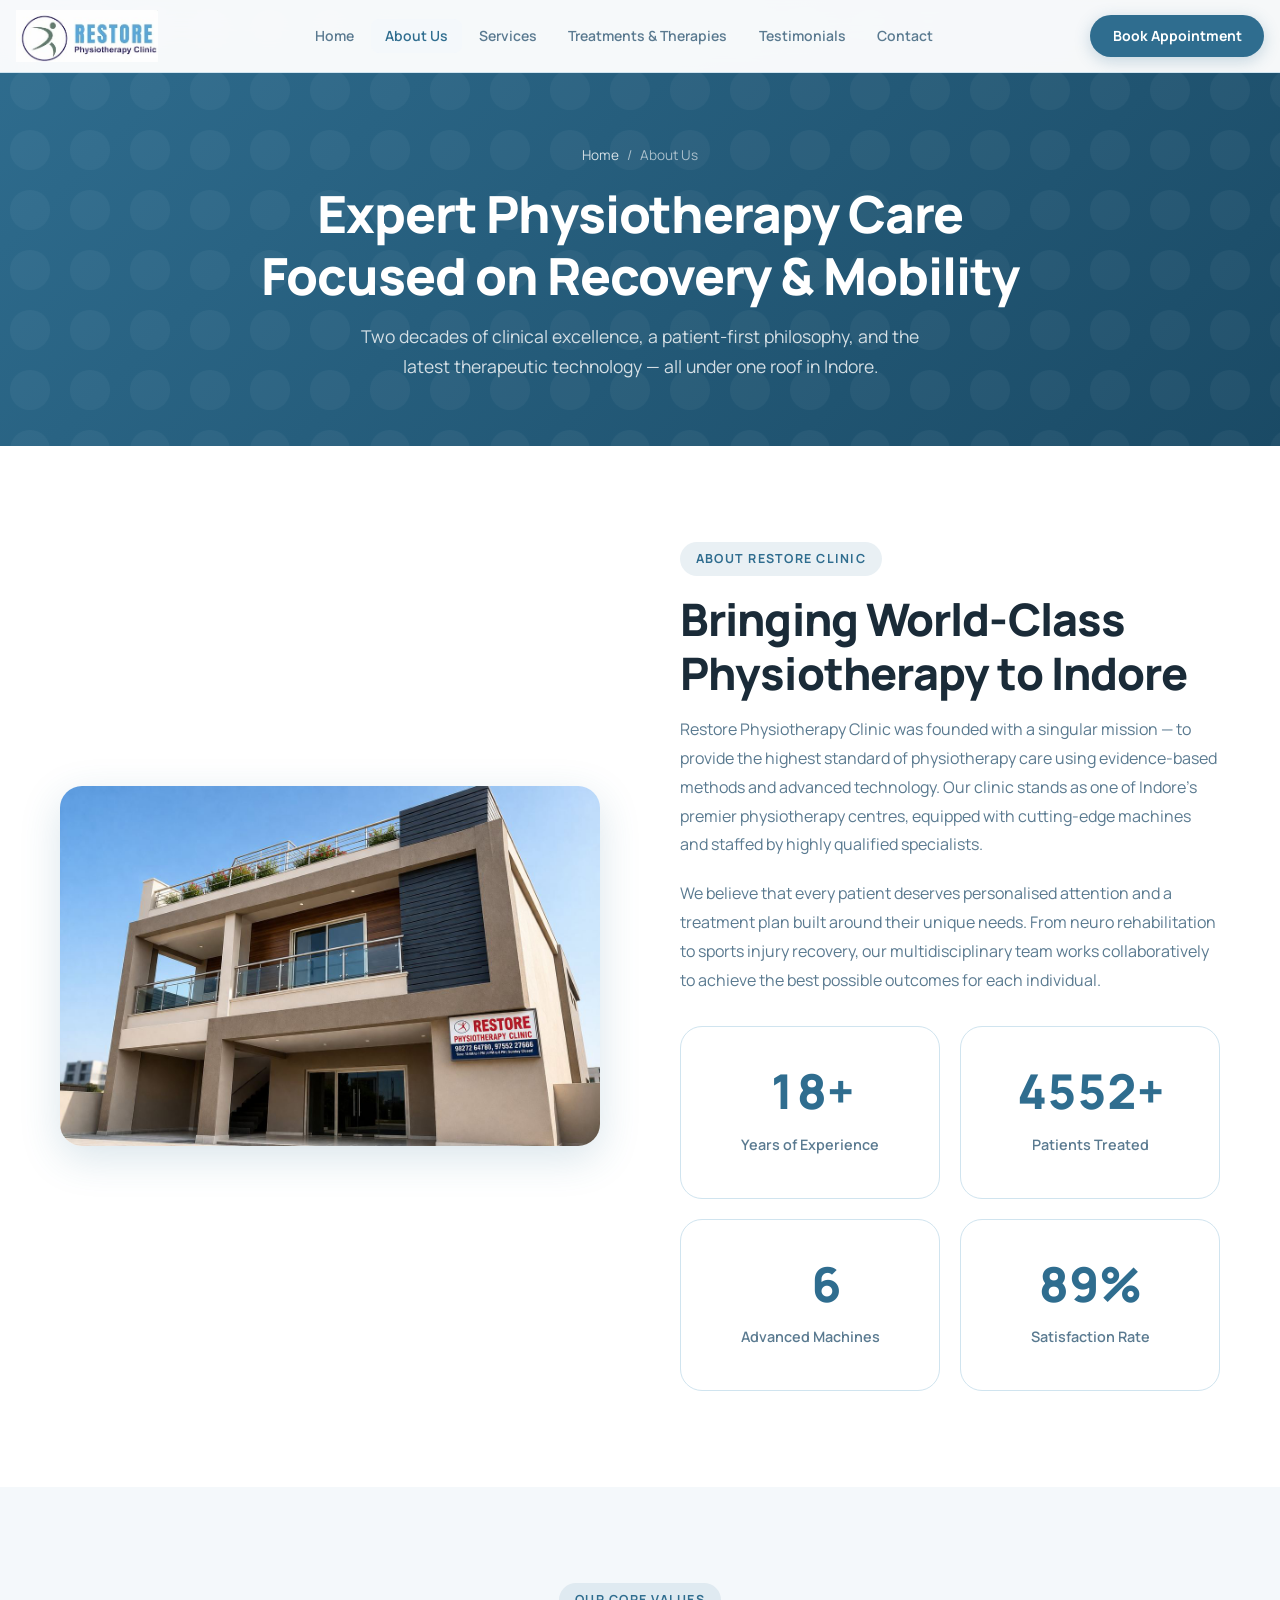
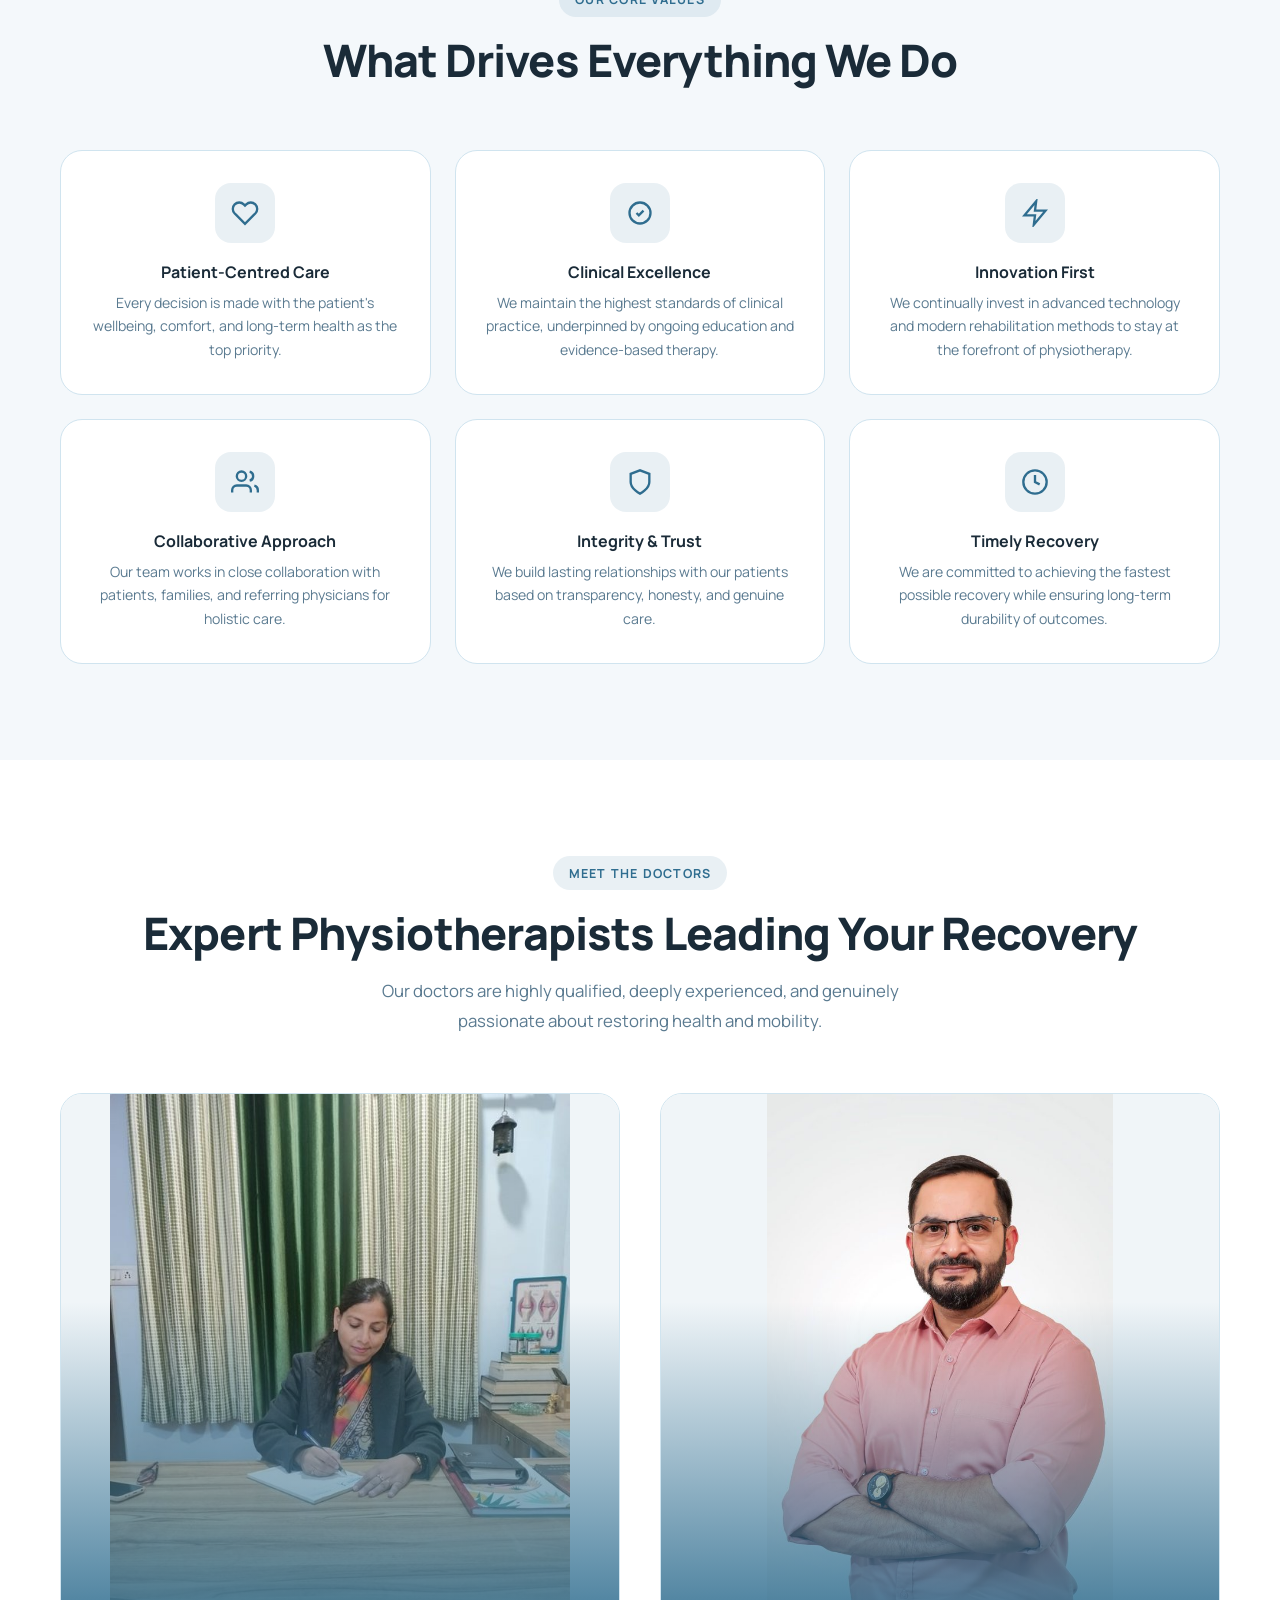
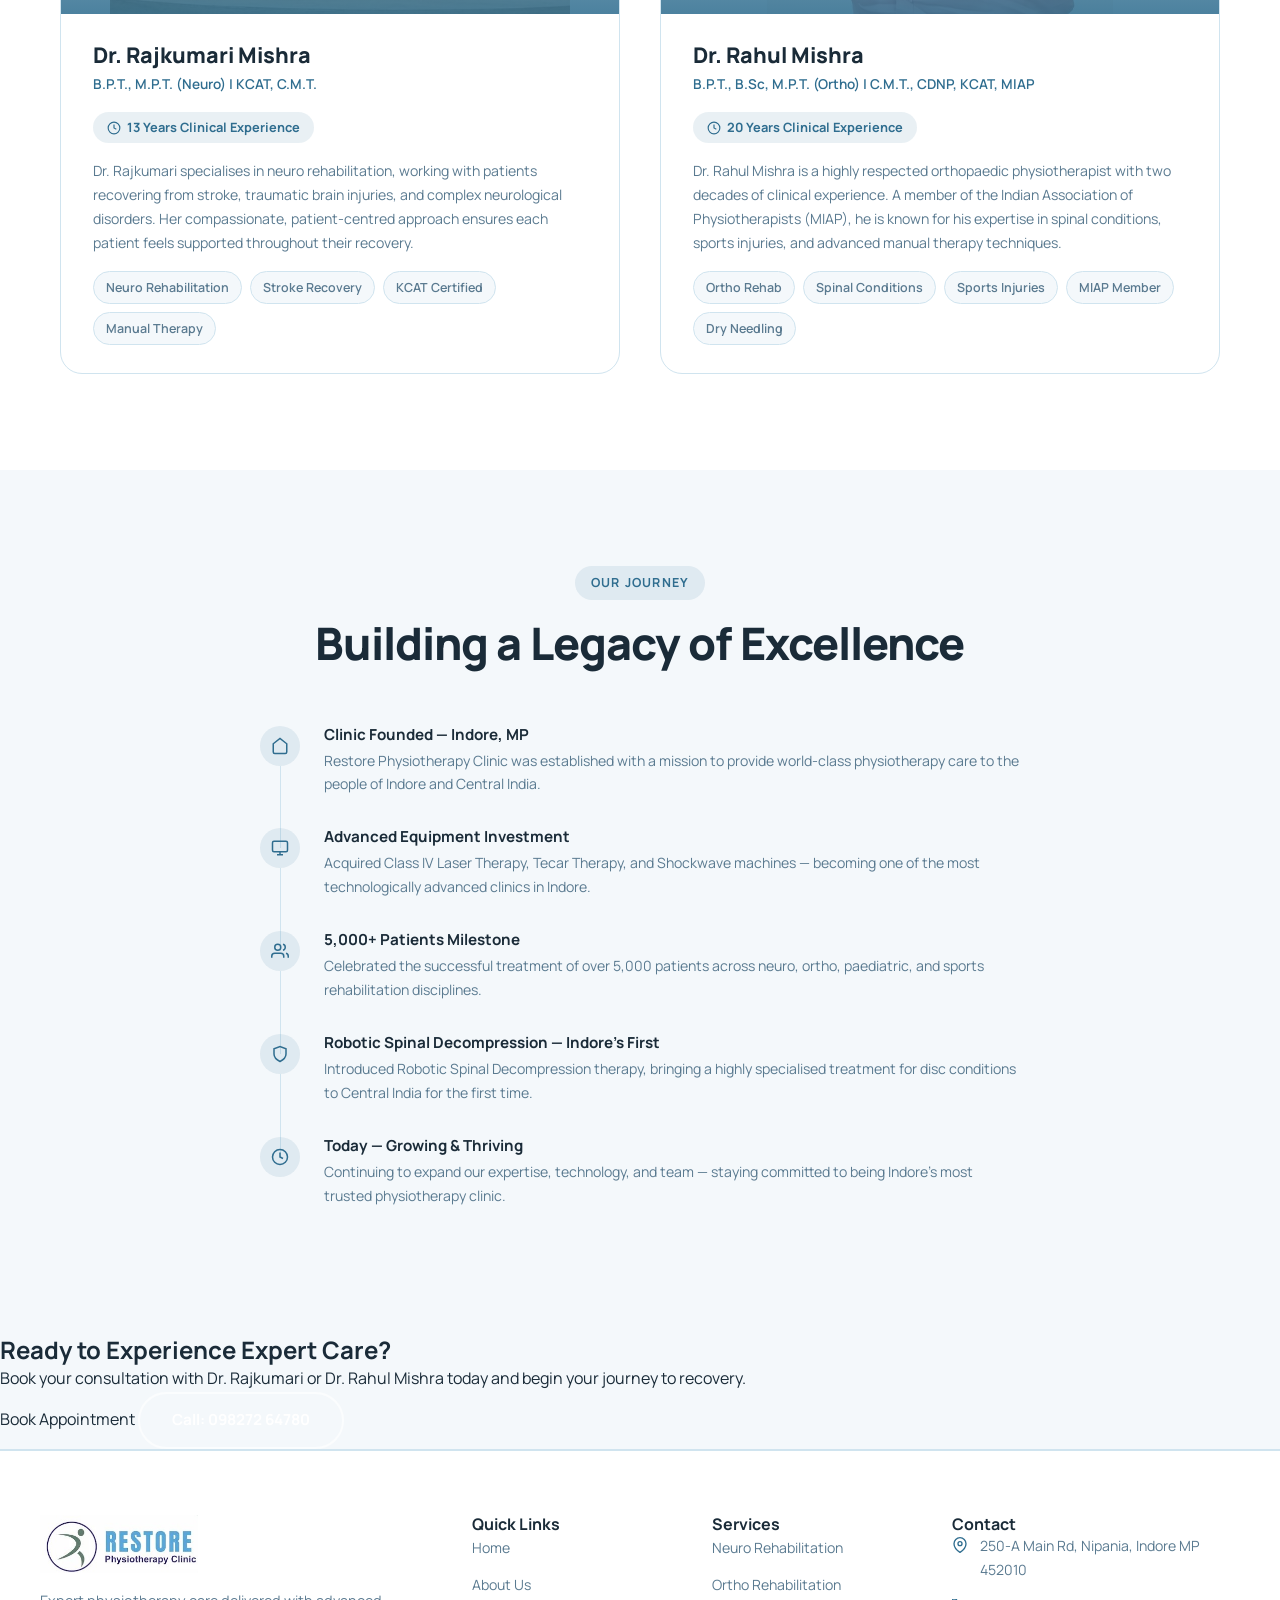
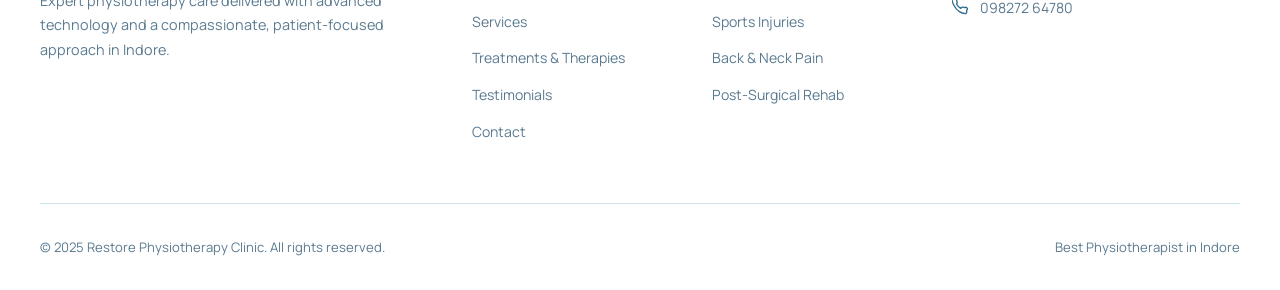
<file: about.html>
<!DOCTYPE html>
<html lang="en">
<head>
  <meta charset="UTF-8" />
  <meta name="viewport" content="width=device-width, initial-scale=1.0, maximum-scale=5.0, viewport-fit=cover" />
  <title>About Us | Restore Physiotherapy Clinic Indore</title>
  <meta name="description" content="Meet the expert team at Restore Physiotherapy Clinic, Indore. Dr. Rajkumari Mishra and Dr. Rahul Mishra bring 20+ years of combined physiotherapy expertise." />
  <link rel="preconnect" href="https://fonts.googleapis.com" />
  <link href="https://fonts.googleapis.com/css2?family=Manrope:wght@300;400;500;600;700;800&display=swap" rel="stylesheet" />
  <link rel="stylesheet" href="styles.css" />
  <style>
    /* ABOUT PAGE */
    .about-intro {
      display: grid;
      grid-template-columns: 1fr 1fr;
      gap: 5rem;
      align-items: center;
    }
    .about-intro-img {
      border-radius: var(--radius-lg);
      overflow: hidden;
      box-shadow: var(--shadow-hover);
    }
    .about-intro-img img {
      width: 100%;
      height: 500px;
      object-fit: cover;
    }
    .about-values {
      display: grid;
      grid-template-columns: repeat(3, 1fr);
      gap: 1.5rem;
      margin-top: 4rem;
    }
    .value-card {
      background: white;
      border: 1px solid var(--border);
      border-radius: var(--radius-lg);
      padding: 2rem 1.75rem;
      text-align: center;
      transition: all var(--transition);
    }
    .value-card:hover { transform: translateY(-5px); box-shadow: var(--shadow-hover); }
    .value-icon {
      width: 60px; height: 60px;
      background: rgba(47,109,143,0.1);
      border-radius: 16px;
      display: flex; align-items: center; justify-content: center;
      margin: 0 auto 1.25rem;
    }
    .value-icon svg { width: 28px; height: 28px; color: var(--primary); }
    .value-card h3 { font-size: 1rem; font-weight: 700; margin-bottom: 0.5rem; }
    .value-card p { font-size: 0.88rem; color: var(--text-muted); }

    /* DOCTORS */
    .doctors-grid {
      display: grid;
      grid-template-columns: 1fr 1fr;
      gap: 2.5rem;
    }
    .doctor-card {
      background: white;
      border: 1px solid var(--border);
      border-radius: var(--radius-lg);
      overflow: hidden;
      transition: all var(--transition);
    }
    .doctor-card:hover { transform: translateY(-6px); box-shadow: var(--shadow-hover); }
    .doctor-img-wrap {
      position: relative;
      height: 340px;
      background: var(--bg-alt);
      overflow: hidden;
    }
    .doctor-img-wrap img {
      width: 100%;
      height: 100%;
      object-fit: cover;
      object-position: top center;
      transition: transform 0.6s ease;
    }
    .doctor-card:hover .doctor-img-wrap img { transform: scale(1.04); }
    .doctor-img-overlay {
      position: absolute;
      bottom: 0; left: 0; right: 0;
      height: 60%;
      background: linear-gradient(to top, rgba(47,109,143,0.85), transparent);
    }
    .doctor-info { padding: 1.75rem 2rem; }
    .doctor-info h3 { font-size: 1.35rem; font-weight: 800; margin-bottom: 0.35rem; }
    .doctor-degrees { font-size: 0.85rem; color: var(--primary); font-weight: 600; margin-bottom: 0.25rem; }
    .doctor-exp {
      display: inline-flex;
      align-items: center;
      gap: 0.4rem;
      padding: 0.3rem 0.85rem;
      background: rgba(47,109,143,0.1);
      color: var(--primary);
      border-radius: 50px;
      font-size: 0.8rem;
      font-weight: 700;
      margin-top: 0.75rem;
      margin-bottom: 1rem;
    }
    .doctor-specialties { display: flex; flex-wrap: wrap; gap: 0.5rem; }
    .doctor-specialties span {
      padding: 0.3rem 0.75rem;
      background: var(--bg);
      border: 1px solid var(--border);
      border-radius: 50px;
      font-size: 0.78rem;
      font-weight: 600;
      color: var(--text-muted);
    }

    /* PLACEHOLDER CARD for Dr. Rajkumari */
    .doctor-img-placeholder {
      width: 100%; height: 100%;
      display: flex; align-items: center; justify-content: center;
      background: linear-gradient(135deg, var(--bg-alt) 0%, #d0e8f5 100%);
    }
    .doctor-img-placeholder svg { width: 120px; height: 120px; color: var(--soft-blue); }

    .timeline { margin-top: 2rem; }
    .timeline-item {
      display: flex;
      gap: 1.5rem;
      padding-bottom: 2rem;
      position: relative;
    }
    .timeline-item::before {
      content: '';
      position: absolute;
      left: 20px; top: 40px;
      width: 1px;
      height: calc(100% - 20px);
      background: var(--border);
    }
    .timeline-item:last-child::before { display: none; }
    .timeline-dot {
      width: 40px; height: 40px; flex-shrink: 0;
      background: rgba(47,109,143,0.1);
      border-radius: 50%;
      display: flex; align-items: center; justify-content: center;
      position: relative; z-index: 1;
    }
    .timeline-dot svg { width: 18px; height: 18px; color: var(--primary); }
    .timeline-body h4 { font-size: 0.95rem; font-weight: 700; margin-bottom: 0.3rem; }
    .timeline-body p { font-size: 0.88rem; color: var(--text-muted); }

    @media (max-width: 900px) {
      .about-intro { grid-template-columns: 1fr; gap: 2.5rem; }
      .doctors-grid { grid-template-columns: 1fr; }
      .about-values { grid-template-columns: 1fr 1fr; }
    }
    @media (max-width: 540px) {
      .about-values { grid-template-columns: 1fr; }
    }
  </style>
</head>
<body>

  <!-- NAVBAR -->
  <nav class="navbar">
    <div class="nav-inner">
      <a href="index.html" class="nav-logo">
        <img src="" data-img="logo" alt="Restore Physiotherapy Clinic Logo" class="nav-logo-img" />
      </a>
      <ul class="nav-links">
        <li><a href="index.html">Home</a></li>
        <li><a href="about.html" class="active">About Us</a></li>
        <li><a href="services.html">Services</a></li>
        <li><a href="therapies.html">Treatments &amp; Therapies</a></li>
        <li><a href="testimonials.html">Testimonials</a></li>
        <li><a href="contact.html">Contact</a></li>
      </ul>
      <a href="https://wa.me/919827264780?text=Hello%2C%20I%20would%20like%20to%20book%20an%20appointment%20at%20Restore%20Physiotherapy%20Clinic." target="_blank" rel="noopener" class="btn-book">Book Appointment</a>
      <button class="hamburger"><span></span><span></span><span></span></button>
    </div>
  </nav>
  <div class="mobile-menu">
    <ul>
      <li><a href="index.html">Home</a></li>
      <li><a href="about.html">About Us</a></li>
      <li><a href="services.html">Services</a></li>
      <li><a href="therapies.html">Treatments &amp; Therapies</a></li>
      <li><a href="testimonials.html">Testimonials</a></li>
      <li><a href="contact.html">Contact</a></li>
    </ul>
    <a href="https://wa.me/919827264780?text=Hello%2C%20I%20would%20like%20to%20book%20an%20appointment%20at%20Restore%20Physiotherapy%20Clinic." target="_blank" rel="noopener" class="btn-book">Book Appointment</a>
  </div>

  <!-- PAGE HERO -->
  <div class="page-hero">
    <div class="breadcrumb"><a href="index.html">Home</a> <span>/</span> About Us</div>
    <h1>Expert Physiotherapy Care<br/>Focused on Recovery &amp; Mobility</h1>
    <p>Two decades of clinical excellence, a patient-first philosophy, and the latest therapeutic technology — all under one roof in Indore.</p>
  </div>

  <!-- ABOUT INTRO -->
  <section class="section section-alt">
    <div class="container">
      <div class="about-intro">
        <div class="about-intro-img fade-up">
          <img src="" data-img="hospital" alt="Restore Physiotherapy Clinic Indore" loading="lazy" />
        </div>
        <div class="fade-up fade-up-delay-2">
          <div class="section-label">About Restore Clinic</div>
          <h2 class="section-title">Bringing World-Class Physiotherapy to Indore</h2>
          <p style="color:var(--text-muted); margin-bottom:1.25rem; line-height:1.8;">
            Restore Physiotherapy Clinic was founded with a singular mission — to provide the highest standard of physiotherapy care using evidence-based methods and advanced technology. Our clinic stands as one of Indore's premier physiotherapy centres, equipped with cutting-edge machines and staffed by highly qualified specialists.
          </p>
          <p style="color:var(--text-muted); margin-bottom:2rem; line-height:1.8;">
            We believe that every patient deserves personalised attention and a treatment plan built around their unique needs. From neuro rehabilitation to sports injury recovery, our multidisciplinary team works collaboratively to achieve the best possible outcomes for each individual.
          </p>
          <div style="display:grid; grid-template-columns:1fr 1fr; gap:1.25rem;">
            <div class="stat-card">
              <div class="stat-number"><span data-target="20" data-suffix="+">0+</span></div>
              <div class="stat-label">Years of Experience</div>
            </div>
            <div class="stat-card">
              <div class="stat-number"><span data-target="5000" data-suffix="+">0+</span></div>
              <div class="stat-label">Patients Treated</div>
            </div>
            <div class="stat-card">
              <div class="stat-number"><span data-target="7" data-suffix="">0</span></div>
              <div class="stat-label">Advanced Machines</div>
            </div>
            <div class="stat-card">
              <div class="stat-number"><span data-target="98" data-suffix="%">0%</span></div>
              <div class="stat-label">Satisfaction Rate</div>
            </div>
          </div>
        </div>
      </div>
    </div>
  </section>

  <!-- OUR VALUES -->
  <section class="section">
    <div class="container">
      <div class="section-header centered fade-up">
        <div class="section-label">Our Core Values</div>
        <h2 class="section-title">What Drives Everything We Do</h2>
      </div>
      <div class="about-values">
        <div class="value-card fade-up">
          <div class="value-icon">
            <svg viewBox="0 0 24 24" fill="none" stroke="currentColor" stroke-width="2"><path d="M20.84 4.61a5.5 5.5 0 00-7.78 0L12 5.67l-1.06-1.06a5.5 5.5 0 00-7.78 7.78l1.06 1.06L12 21.23l7.78-7.78 1.06-1.06a5.5 5.5 0 000-7.78z"/></svg>
          </div>
          <h3>Patient-Centred Care</h3>
          <p>Every decision is made with the patient's wellbeing, comfort, and long-term health as the top priority.</p>
        </div>
        <div class="value-card fade-up fade-up-delay-1">
          <div class="value-icon">
            <svg viewBox="0 0 24 24" fill="none" stroke="currentColor" stroke-width="2"><path d="M9 12l2 2 4-4m6 2a9 9 0 11-18 0 9 9 0 0118 0z"/></svg>
          </div>
          <h3>Clinical Excellence</h3>
          <p>We maintain the highest standards of clinical practice, underpinned by ongoing education and evidence-based therapy.</p>
        </div>
        <div class="value-card fade-up fade-up-delay-2">
          <div class="value-icon">
            <svg viewBox="0 0 24 24" fill="none" stroke="currentColor" stroke-width="2"><path d="M13 2L3 14h9l-1 8 10-12h-9l1-8z"/></svg>
          </div>
          <h3>Innovation First</h3>
          <p>We continually invest in advanced technology and modern rehabilitation methods to stay at the forefront of physiotherapy.</p>
        </div>
        <div class="value-card fade-up fade-up-delay-3">
          <div class="value-icon">
            <svg viewBox="0 0 24 24" fill="none" stroke="currentColor" stroke-width="2"><path d="M17 21v-2a4 4 0 00-4-4H5a4 4 0 00-4 4v2"/><circle cx="9" cy="7" r="4"/><path d="M23 21v-2a4 4 0 00-3-3.87M16 3.13a4 4 0 010 7.75"/></svg>
          </div>
          <h3>Collaborative Approach</h3>
          <p>Our team works in close collaboration with patients, families, and referring physicians for holistic care.</p>
        </div>
        <div class="value-card fade-up">
          <div class="value-icon">
            <svg viewBox="0 0 24 24" fill="none" stroke="currentColor" stroke-width="2"><path d="M12 22s8-4 8-10V5l-8-3-8 3v7c0 6 8 10 8 10z"/></svg>
          </div>
          <h3>Integrity &amp; Trust</h3>
          <p>We build lasting relationships with our patients based on transparency, honesty, and genuine care.</p>
        </div>
        <div class="value-card fade-up fade-up-delay-1">
          <div class="value-icon">
            <svg viewBox="0 0 24 24" fill="none" stroke="currentColor" stroke-width="2"><circle cx="12" cy="12" r="10"/><path d="M12 6v6l4 2"/></svg>
          </div>
          <h3>Timely Recovery</h3>
          <p>We are committed to achieving the fastest possible recovery while ensuring long-term durability of outcomes.</p>
        </div>
      </div>
    </div>
  </section>

  <!-- DOCTORS -->
  <section class="section section-alt">
    <div class="container">
      <div class="section-header centered fade-up">
        <div class="section-label">Meet the Doctors</div>
        <h2 class="section-title">Expert Physiotherapists Leading Your Recovery</h2>
        <p class="section-sub">Our doctors are highly qualified, deeply experienced, and genuinely passionate about restoring health and mobility.</p>
      </div>
      <div class="doctors-grid">

        <!-- Dr. Rajkumari Mishra -->
        <div class="doctor-card fade-up">
          <div class="doctor-img-wrap">
            <img src="" data-img="dr_rajkumari" alt="Dr. Rajkumari Mishra - Neuro Physiotherapist Indore" loading="lazy" />
            <div class="doctor-img-overlay"></div>
          </div>
          <div class="doctor-info">
            <h3>Dr. Rajkumari Mishra</h3>
            <div class="doctor-degrees">B.P.T., M.P.T. (Neuro) | KCAT, C.M.T.</div>
            <div class="doctor-exp">
              <svg width="14" height="14" viewBox="0 0 24 24" fill="none" stroke="currentColor" stroke-width="2"><circle cx="12" cy="12" r="10"/><path d="M12 6v6l4 2"/></svg>
              13 Years Clinical Experience
            </div>
            <p style="font-size:0.88rem; color:var(--text-muted); margin-bottom:1rem; line-height:1.7;">
              Dr. Rajkumari specialises in neuro rehabilitation, working with patients recovering from stroke, traumatic brain injuries, and complex neurological disorders. Her compassionate, patient-centred approach ensures each patient feels supported throughout their recovery.
            </p>
            <div class="doctor-specialties">
              <span>Neuro Rehabilitation</span>
              <span>Stroke Recovery</span>
              <span>KCAT Certified</span>
              <span>Manual Therapy</span>
            </div>
          </div>
        </div>

        <!-- Dr. Rahul Mishra -->
        <div class="doctor-card fade-up fade-up-delay-2">
          <div class="doctor-img-wrap">
            <img src="" data-img="dr_rahul" alt="Dr. Rahul Mishra - Senior Physiotherapist Indore" loading="lazy" />
            <div class="doctor-img-overlay"></div>
          </div>
          <div class="doctor-info">
            <h3>Dr. Rahul Mishra</h3>
            <div class="doctor-degrees">B.P.T., B.Sc, M.P.T. (Ortho) | C.M.T., CDNP, KCAT, MIAP</div>
            <div class="doctor-exp">
              <svg width="14" height="14" viewBox="0 0 24 24" fill="none" stroke="currentColor" stroke-width="2"><circle cx="12" cy="12" r="10"/><path d="M12 6v6l4 2"/></svg>
              20 Years Clinical Experience
            </div>
            <p style="font-size:0.88rem; color:var(--text-muted); margin-bottom:1rem; line-height:1.7;">
              Dr. Rahul Mishra is a highly respected orthopaedic physiotherapist with two decades of clinical experience. A member of the Indian Association of Physiotherapists (MIAP), he is known for his expertise in spinal conditions, sports injuries, and advanced manual therapy techniques.
            </p>
            <div class="doctor-specialties">
              <span>Ortho Rehab</span>
              <span>Spinal Conditions</span>
              <span>Sports Injuries</span>
              <span>MIAP Member</span>
              <span>Dry Needling</span>
            </div>
          </div>
        </div>
      </div>
    </div>
  </section>

  <!-- CLINIC JOURNEY TIMELINE -->
  <section class="section">
    <div class="container" style="max-width:800px;">
      <div class="section-header centered fade-up">
        <div class="section-label">Our Journey</div>
        <h2 class="section-title">Building a Legacy of Excellence</h2>
      </div>
      <div class="timeline fade-up">
        <div class="timeline-item">
          <div class="timeline-dot">
            <svg viewBox="0 0 24 24" fill="none" stroke="currentColor" stroke-width="2"><path d="M3 9l9-7 9 7v11a2 2 0 01-2 2H5a2 2 0 01-2-2z"/></svg>
          </div>
          <div class="timeline-body">
            <h4>Clinic Founded — Indore, MP</h4>
            <p>Restore Physiotherapy Clinic was established with a mission to provide world-class physiotherapy care to the people of Indore and Central India.</p>
          </div>
        </div>
        <div class="timeline-item">
          <div class="timeline-dot">
            <svg viewBox="0 0 24 24" fill="none" stroke="currentColor" stroke-width="2"><rect x="2" y="3" width="20" height="14" rx="2"/><line x1="8" y1="21" x2="16" y2="21"/><line x1="12" y1="17" x2="12" y2="21"/></svg>
          </div>
          <div class="timeline-body">
            <h4>Advanced Equipment Investment</h4>
            <p>Acquired Class IV Laser Therapy, Tecar Therapy, and Shockwave machines — becoming one of the most technologically advanced clinics in Indore.</p>
          </div>
        </div>
        <div class="timeline-item">
          <div class="timeline-dot">
            <svg viewBox="0 0 24 24" fill="none" stroke="currentColor" stroke-width="2"><path d="M17 21v-2a4 4 0 00-4-4H5a4 4 0 00-4 4v2"/><circle cx="9" cy="7" r="4"/><path d="M23 21v-2a4 4 0 00-3-3.87M16 3.13a4 4 0 010 7.75"/></svg>
          </div>
          <div class="timeline-body">
            <h4>5,000+ Patients Milestone</h4>
            <p>Celebrated the successful treatment of over 5,000 patients across neuro, ortho, paediatric, and sports rehabilitation disciplines.</p>
          </div>
        </div>
        <div class="timeline-item">
          <div class="timeline-dot">
            <svg viewBox="0 0 24 24" fill="none" stroke="currentColor" stroke-width="2"><path d="M12 22s8-4 8-10V5l-8-3-8 3v7c0 6 8 10 8 10z"/></svg>
          </div>
          <div class="timeline-body">
            <h4>Robotic Spinal Decompression — Indore's First</h4>
            <p>Introduced Robotic Spinal Decompression therapy, bringing a highly specialised treatment for disc conditions to Central India for the first time.</p>
          </div>
        </div>
        <div class="timeline-item">
          <div class="timeline-dot">
            <svg viewBox="0 0 24 24" fill="none" stroke="currentColor" stroke-width="2"><circle cx="12" cy="12" r="10"/><path d="M12 6v6l4 2"/></svg>
          </div>
          <div class="timeline-body">
            <h4>Today — Growing &amp; Thriving</h4>
            <p>Continuing to expand our expertise, technology, and team — staying committed to being Indore's most trusted physiotherapy clinic.</p>
          </div>
        </div>
      </div>
    </div>
  </section>

  <!-- CTA -->
  <section class="cta-section">
    <h2 class="fade-up">Ready to Experience Expert Care?</h2>
    <p class="fade-up fade-up-delay-1">Book your consultation with Dr. Rajkumari or Dr. Rahul Mishra today and begin your journey to recovery.</p>
    <div class="cta-btns fade-up fade-up-delay-2">
      <a href="https://wa.me/919827264780?text=Hello%2C%20I%20would%20like%20to%20book%20an%20appointment%20at%20Restore%20Physiotherapy%20Clinic." target="_blank" rel="noopener" class="btn-white">Book Appointment</a>
      <a href="tel:09827264780" class="btn-outline">Call: 098272 64780</a>
    </div>
  </section>

  <!-- FOOTER -->
  <footer>
    <div class="footer-inner">
      <div class="footer-grid">
        <div>
          <div class="footer-logo"><img src="" data-img="logo" alt="Restore Physiotherapy Clinic" class="footer-logo-img" /></div>
          <p class="footer-tagline">Expert physiotherapy care delivered with advanced technology and a compassionate, patient-focused approach in Indore.</p>
        </div>
        <div>
          <h4>Quick Links</h4>
          <ul class="footer-links">
            <li><a href="index.html">Home</a></li>
            <li><a href="about.html">About Us</a></li>
            <li><a href="services.html">Services</a></li>
            <li><a href="therapies.html">Treatments &amp; Therapies</a></li>
            <li><a href="testimonials.html">Testimonials</a></li>
            <li><a href="contact.html">Contact</a></li>
          </ul>
        </div>
        <div>
          <h4>Services</h4>
          <ul class="footer-links">
            <li><a href="services.html">Neuro Rehabilitation</a></li>
            <li><a href="services.html">Ortho Rehabilitation</a></li>
            <li><a href="services.html">Sports Injuries</a></li>
            <li><a href="services.html">Back &amp; Neck Pain</a></li>
            <li><a href="services.html">Post-Surgical Rehab</a></li>
          </ul>
        </div>
        <div>
          <h4>Contact</h4>
          <div class="footer-contact-item">
            <svg width="16" height="16" viewBox="0 0 24 24" fill="none" stroke="currentColor" stroke-width="2"><path d="M21 10c0 7-9 13-9 13s-9-6-9-13a9 9 0 0118 0z"/><circle cx="12" cy="10" r="3"/></svg>
            <span>250-A Main Rd, Nipania, Indore MP 452010</span>
          </div>
          <div class="footer-contact-item">
            <svg width="16" height="16" viewBox="0 0 24 24" fill="none" stroke="currentColor" stroke-width="2"><path d="M22 16.92v3a2 2 0 01-2.18 2 19.79 19.79 0 01-8.63-3.07A19.5 19.5 0 013.07 9.8 19.79 19.79 0 010 1.17 2 2 0 012 0h3a2 2 0 012 1.72 12.05 12.05 0 00.7 2.81 2 2 0 01-.45 2.11L6.91 7.85a16 16 0 006.15 6.15l1.27-1.27a2 2 0 012.11-.45 12.05 12.05 0 002.81.7A2 2 0 0122 16.92z"/></svg>
            <span>098272 64780</span>
          </div>
        </div>
      </div>
      <div class="footer-bottom">
        <span>&copy; 2025 Restore Physiotherapy Clinic. All rights reserved.</span>
        <span>Best Physiotherapist in Indore</span>
      </div>
    </div>
  </footer>

  <script src="images.js"></script>
  <script src="main.js"></script>
</body>
</html>
</file>
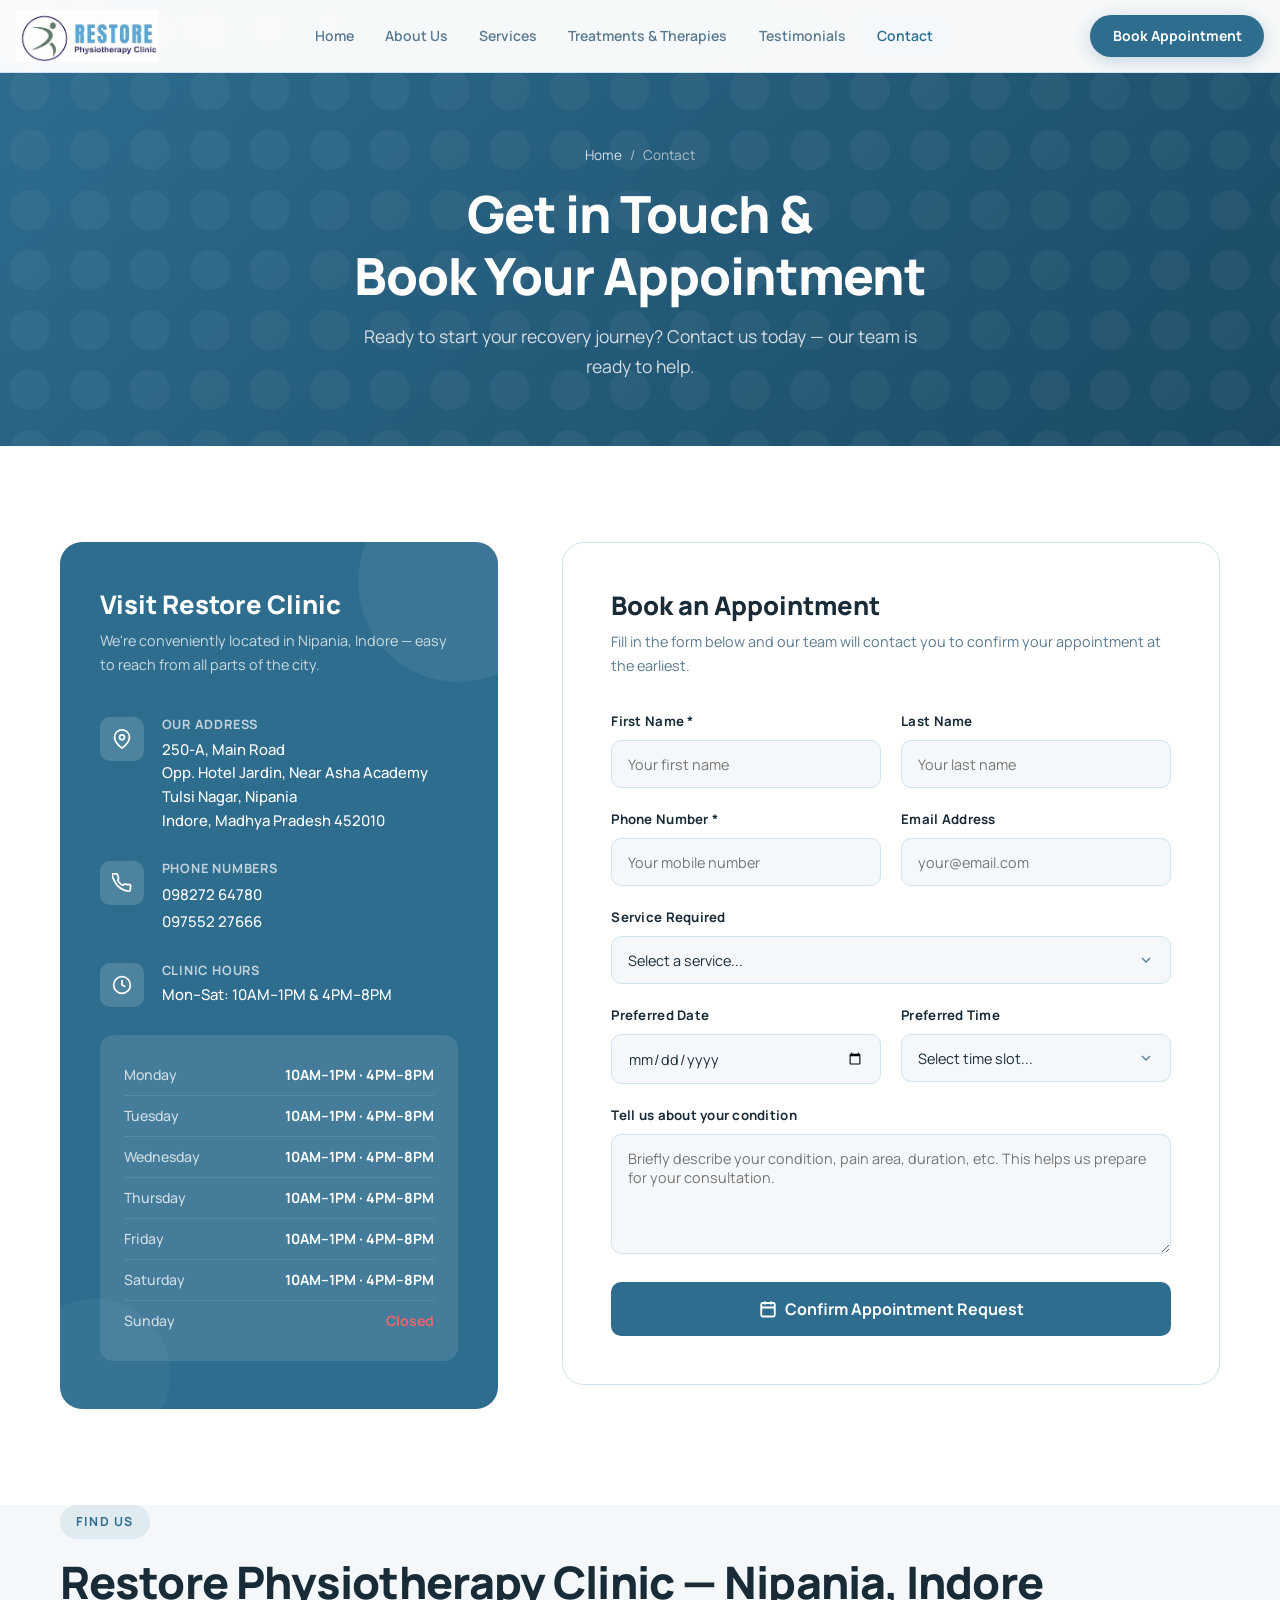
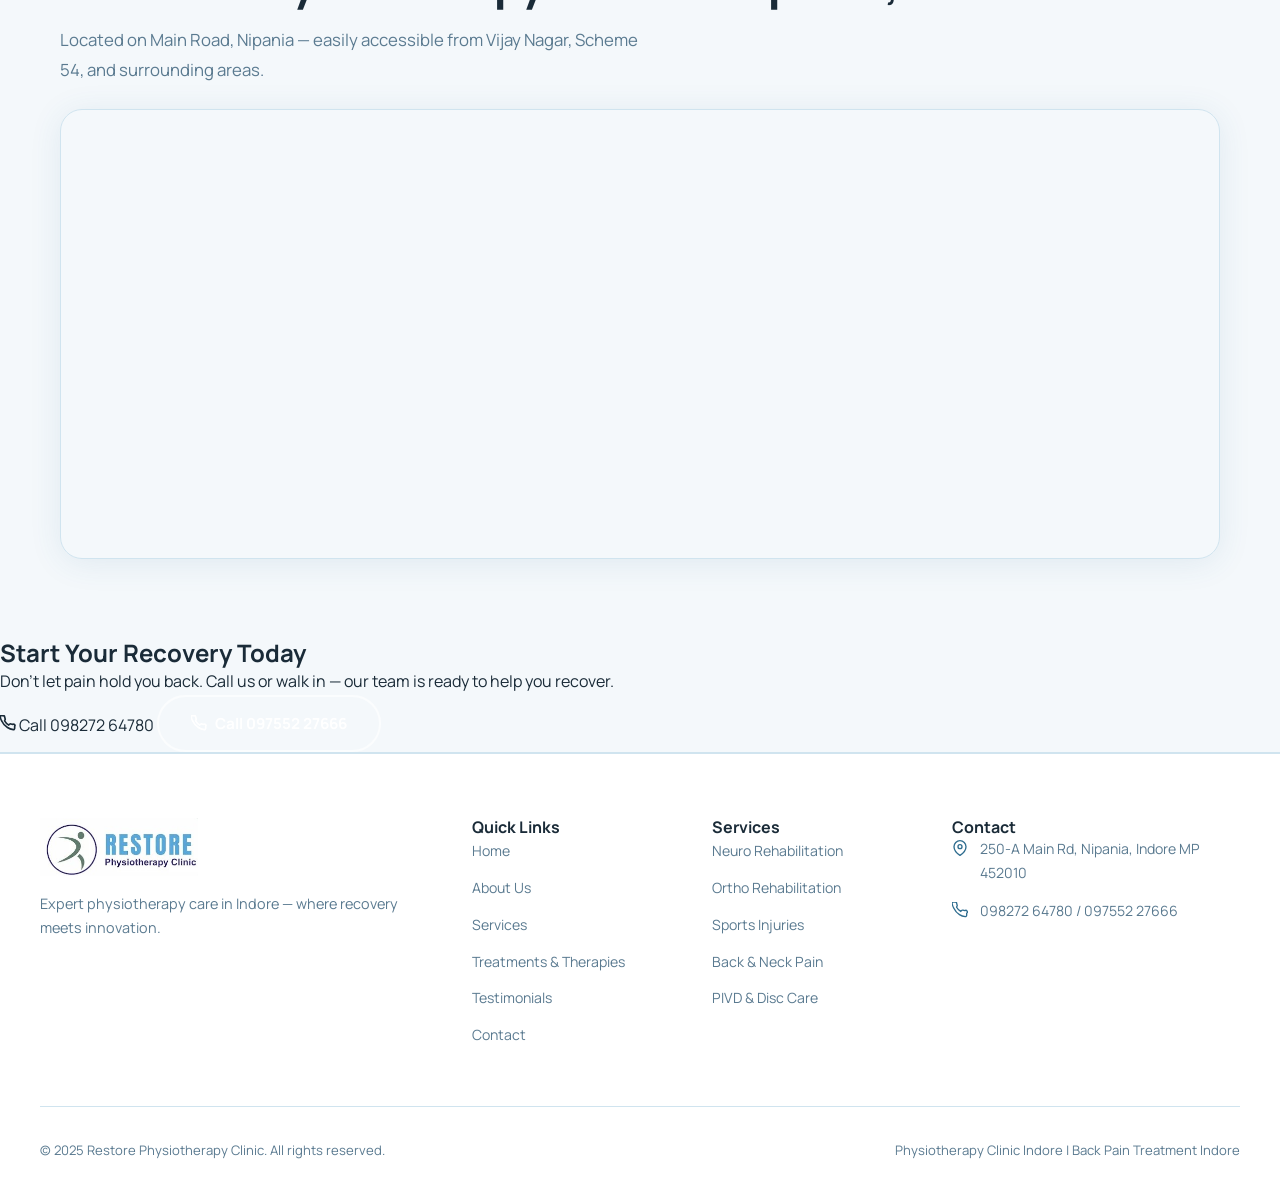
<file: contact.html>
<!DOCTYPE html>
<html lang="en">
<head>
  <meta charset="UTF-8" />
  <meta name="viewport" content="width=device-width, initial-scale=1.0, maximum-scale=5.0, viewport-fit=cover" />
  <title>Contact Us | Restore Physiotherapy Clinic Indore</title>
  <meta name="description" content="Contact Restore Physiotherapy Clinic in Indore. Address: 250-A Main Rd, Nipania, Indore MP 452010. Phone: 098272 64780. Open Mon–Sat 10AM–1PM, 4PM–8PM." />
  <link rel="preconnect" href="https://fonts.googleapis.com" />
  <link href="https://fonts.googleapis.com/css2?family=Manrope:wght@300;400;500;600;700;800&display=swap" rel="stylesheet" />
  <link rel="stylesheet" href="styles.css" />
  <style>
    /* CONTACT PAGE */
    .contact-layout {
      display: grid;
      grid-template-columns: 1fr 1.5fr;
      gap: 4rem;
      align-items: start;
    }

    /* Info Panel */
    .contact-info-card {
      background: var(--primary);
      border-radius: var(--radius-lg);
      padding: 3rem 2.5rem;
      color: white;
      position: relative;
      overflow: hidden;
    }
    .contact-info-card::before {
      content: '';
      position: absolute;
      top: -60px; right: -60px;
      width: 200px; height: 200px;
      background: rgba(255,255,255,0.06);
      border-radius: 50%;
    }
    .contact-info-card::after {
      content: '';
      position: absolute;
      bottom: -40px; left: -40px;
      width: 150px; height: 150px;
      background: rgba(255,255,255,0.04);
      border-radius: 50%;
    }
    .contact-info-card h2 {
      font-size: 1.6rem;
      color: white;
      font-weight: 800;
      margin-bottom: 0.5rem;
      position: relative; z-index: 1;
    }
    .contact-info-card > p {
      font-size: 0.9rem;
      color: rgba(255,255,255,0.75);
      line-height: 1.7;
      margin-bottom: 2.5rem;
      position: relative; z-index: 1;
    }

    .info-block {
      display: flex;
      gap: 1.1rem;
      margin-bottom: 1.75rem;
      position: relative; z-index: 1;
    }
    .info-block-icon {
      width: 44px; height: 44px; flex-shrink: 0;
      background: rgba(255,255,255,0.15);
      border-radius: 10px;
      display: flex; align-items: center; justify-content: center;
    }
    .info-block-icon svg { width: 20px; height: 20px; color: white; }
    .info-block h4 { font-size: 0.8rem; font-weight: 700; color: rgba(255,255,255,0.7); letter-spacing: 0.06em; text-transform: uppercase; margin-bottom: 0.3rem; }
    .info-block p, .info-block a {
      font-size: 0.93rem;
      color: white;
      font-weight: 500;
      line-height: 1.6;
      text-decoration: none;
    }
    .info-block a:hover { text-decoration: underline; }

    .hours-grid {
      background: rgba(255,255,255,0.1);
      border-radius: var(--radius);
      padding: 1.25rem 1.5rem;
      position: relative; z-index: 1;
      margin-top: 1rem;
    }
    .hours-row {
      display: flex;
      justify-content: space-between;
      align-items: center;
      padding: 0.5rem 0;
      font-size: 0.88rem;
      border-bottom: 1px solid rgba(255,255,255,0.1);
    }
    .hours-row:last-child { border-bottom: none; }
    .hours-row .day { color: rgba(255,255,255,0.75); font-weight: 500; }
    .hours-row .time { color: white; font-weight: 700; }
    .closed { color: rgba(255,100,100,0.9) !important; }

    /* Form */
    .contact-form-wrap {
      background: white;
      border: 1px solid var(--border);
      border-radius: var(--radius-lg);
      padding: 3rem;
    }
    .contact-form-wrap h2 { font-size: 1.6rem; font-weight: 800; margin-bottom: 0.5rem; }
    .contact-form-wrap > p { font-size: 0.9rem; color: var(--text-muted); margin-bottom: 2rem; }

    .form-row { display: grid; grid-template-columns: 1fr 1fr; gap: 1.25rem; }
    .form-group { margin-bottom: 1.25rem; }
    .form-group label {
      display: block;
      font-size: 0.83rem;
      font-weight: 700;
      color: var(--text);
      margin-bottom: 0.45rem;
      letter-spacing: 0.02em;
    }
    .form-group input,
    .form-group select,
    .form-group textarea {
      width: 100%;
      padding: 0.85rem 1rem;
      border: 1.5px solid var(--border);
      border-radius: 10px;
      font-family: 'Manrope', sans-serif;
      font-size: 0.9rem;
      color: var(--text);
      background: var(--bg);
      transition: border-color var(--transition), box-shadow var(--transition);
      outline: none;
      appearance: none;
    }
    .form-group input:focus,
    .form-group select:focus,
    .form-group textarea:focus {
      border-color: var(--primary);
      background: white;
      box-shadow: 0 0 0 3px rgba(47,109,143,0.12);
    }
    .form-group textarea { resize: vertical; min-height: 120px; }
    .form-group select {
      background-image: url("data:image/svg+xml,%3Csvg xmlns='http://www.w3.org/2000/svg' fill='none' viewBox='0 0 24 24' stroke='%235a7a90' stroke-width='2'%3E%3Cpolyline points='6 9 12 15 18 9'/%3E%3C/svg%3E");
      background-repeat: no-repeat;
      background-position: right 1rem center;
      background-size: 16px;
      padding-right: 2.5rem;
    }

    .btn-submit {
      width: 100%;
      padding: 1rem;
      background: var(--primary);
      color: white;
      border: none;
      border-radius: 10px;
      font-size: 1rem;
      font-weight: 700;
      cursor: pointer;
      font-family: 'Manrope', sans-serif;
      transition: all var(--transition);
      display: flex;
      align-items: center;
      justify-content: center;
      gap: 0.5rem;
      margin-top: 0.5rem;
    }
    .btn-submit:hover {
      background: var(--primary-dark);
      transform: translateY(-1px);
      box-shadow: 0 8px 24px rgba(47,109,143,0.35);
    }
    .btn-submit:active { transform: none; }

    .success-message {
      display: none;
      text-align: center;
      padding: 2rem;
      background: rgba(47,109,143,0.05);
      border: 1px solid rgba(47,109,143,0.2);
      border-radius: var(--radius);
      margin-top: 1rem;
    }
    .success-message.show { display: block; }
    .success-message h4 { color: var(--primary); font-size: 1.1rem; font-weight: 700; margin-bottom: 0.5rem; }
    .success-message p { font-size: 0.9rem; color: var(--text-muted); }

    /* Map */
    .map-section {
      padding: 0 2rem 5rem;
    }
    .map-section .container {}
    .map-wrap {
      border-radius: var(--radius-lg);
      overflow: hidden;
      border: 1px solid var(--border);
      box-shadow: var(--shadow);
      height: 450px;
    }
    .map-wrap iframe {
      width: 100%;
      height: 100%;
      border: none;
      display: block;
    }

    @media (max-width: 900px) {
      .contact-layout { grid-template-columns: 1fr; }
      .form-row { grid-template-columns: 1fr; }
    }
    @media (max-width: 600px) {
      .contact-form-wrap { padding: 2rem 1.5rem; }
    }
  </style>
</head>
<body>

  <!-- NAVBAR -->
  <nav class="navbar">
    <div class="nav-inner">
      <a href="index.html" class="nav-logo">
        <img src="" data-img="logo" alt="Restore Physiotherapy Clinic Logo" class="nav-logo-img" />
      </a>
      <ul class="nav-links">
        <li><a href="index.html">Home</a></li>
        <li><a href="about.html">About Us</a></li>
        <li><a href="services.html">Services</a></li>
        <li><a href="therapies.html">Treatments &amp; Therapies</a></li>
        <li><a href="testimonials.html">Testimonials</a></li>
        <li><a href="contact.html" class="active">Contact</a></li>
      </ul>
      <a href="https://wa.me/919827264780?text=Hello%2C%20I%20would%20like%20to%20book%20an%20appointment%20at%20Restore%20Physiotherapy%20Clinic." target="_blank" rel="noopener" class="btn-book">Book Appointment</a>
      <button class="hamburger"><span></span><span></span><span></span></button>
    </div>
  </nav>
  <div class="mobile-menu">
    <ul>
      <li><a href="index.html">Home</a></li>
      <li><a href="about.html">About Us</a></li>
      <li><a href="services.html">Services</a></li>
      <li><a href="therapies.html">Treatments &amp; Therapies</a></li>
      <li><a href="testimonials.html">Testimonials</a></li>
      <li><a href="contact.html">Contact</a></li>
    </ul>
    <a href="https://wa.me/919827264780?text=Hello%2C%20I%20would%20like%20to%20book%20an%20appointment%20at%20Restore%20Physiotherapy%20Clinic." target="_blank" rel="noopener" class="btn-book">Book Appointment</a>
  </div>

  <!-- PAGE HERO -->
  <div class="page-hero">
    <div class="breadcrumb"><a href="index.html">Home</a> <span>/</span> Contact</div>
    <h1>Get in Touch &amp;<br/>Book Your Appointment</h1>
    <p>Ready to start your recovery journey? Contact us today — our team is ready to help.</p>
  </div>

  <!-- CONTACT SECTION -->
  <section class="section section-alt">
    <div class="container">
      <div class="contact-layout">

        <!-- Info Panel -->
        <div class="contact-info-card fade-up">
          <h2>Visit Restore Clinic</h2>
          <p>We're conveniently located in Nipania, Indore — easy to reach from all parts of the city.</p>

          <div class="info-block">
            <div class="info-block-icon">
              <svg viewBox="0 0 24 24" fill="none" stroke="currentColor" stroke-width="2"><path d="M21 10c0 7-9 13-9 13s-9-6-9-13a9 9 0 0118 0z"/><circle cx="12" cy="10" r="3"/></svg>
            </div>
            <div>
              <h4>Our Address</h4>
              <p>250-A, Main Road<br/>Opp. Hotel Jardin, Near Asha Academy<br/>Tulsi Nagar, Nipania<br/>Indore, Madhya Pradesh 452010</p>
            </div>
          </div>

          <div class="info-block">
            <div class="info-block-icon">
              <svg viewBox="0 0 24 24" fill="none" stroke="currentColor" stroke-width="2"><path d="M22 16.92v3a2 2 0 01-2.18 2 19.79 19.79 0 01-8.63-3.07A19.5 19.5 0 013.07 9.8a19.79 19.79 0 01-3.07-8.67A2 2 0 012 1h3a2 2 0 012 1.72c.127.96.361 1.903.7 2.81a2 2 0 01-.45 2.11L6.91 8.95a16 16 0 006.15 6.15l1.27-1.27a2 2 0 012.11-.45c.907.339 1.85.573 2.81.7A2 2 0 0122 16.92z"/></svg>
            </div>
            <div>
              <h4>Phone Numbers</h4>
              <a href="tel:09827264780">098272 64780</a><br/>
              <a href="tel:09755227666">097552 27666</a>
            </div>
          </div>

          <div class="info-block">
            <div class="info-block-icon">
              <svg viewBox="0 0 24 24" fill="none" stroke="currentColor" stroke-width="2"><circle cx="12" cy="12" r="10"/><polyline points="12 6 12 12 16 14"/></svg>
            </div>
            <div>
              <h4>Clinic Hours</h4>
              <p>Mon–Sat: 10AM–1PM &amp; 4PM–8PM</p>
            </div>
          </div>

          <div class="hours-grid">
            <div class="hours-row"><span class="day">Monday</span><span class="time">10AM–1PM · 4PM–8PM</span></div>
            <div class="hours-row"><span class="day">Tuesday</span><span class="time">10AM–1PM · 4PM–8PM</span></div>
            <div class="hours-row"><span class="day">Wednesday</span><span class="time">10AM–1PM · 4PM–8PM</span></div>
            <div class="hours-row"><span class="day">Thursday</span><span class="time">10AM–1PM · 4PM–8PM</span></div>
            <div class="hours-row"><span class="day">Friday</span><span class="time">10AM–1PM · 4PM–8PM</span></div>
            <div class="hours-row"><span class="day">Saturday</span><span class="time">10AM–1PM · 4PM–8PM</span></div>
            <div class="hours-row"><span class="day">Sunday</span><span class="closed time">Closed</span></div>
          </div>
        </div>

        <!-- Contact Form -->
        <div class="contact-form-wrap fade-up fade-up-delay-2">
          <h2>Book an Appointment</h2>
          <p>Fill in the form below and our team will contact you to confirm your appointment at the earliest.</p>

          <div id="contactForm">
            <div class="form-row">
              <div class="form-group">
                <label for="fname">First Name *</label>
                <input type="text" id="fname" placeholder="Your first name" required />
              </div>
              <div class="form-group">
                <label for="lname">Last Name</label>
                <input type="text" id="lname" placeholder="Your last name" />
              </div>
            </div>
            <div class="form-row">
              <div class="form-group">
                <label for="phone">Phone Number *</label>
                <input type="tel" id="phone" placeholder="Your mobile number" required />
              </div>
              <div class="form-group">
                <label for="email">Email Address</label>
                <input type="email" id="email" placeholder="your@email.com" />
              </div>
            </div>
            <div class="form-group">
              <label for="service">Service Required</label>
              <select id="service">
                <option value="">Select a service...</option>
                <option>Neuro Rehabilitation</option>
                <option>Ortho Rehabilitation</option>
                <option>Back &amp; Neck Pain</option>
                <option>Sports Injury</option>
                <option>PIVD / Disc Herniation</option>
                <option>Knee Pain</option>
                <option>Post-Surgical Rehabilitation</option>
                <option>Shockwave Therapy</option>
                <option>Class IV Laser Therapy</option>
                <option>Robotic Spinal Decompression</option>
                <option>Tecar Therapy</option>
                <option>Paediatric Rehabilitation</option>
                <option>Other</option>
              </select>
            </div>
            <div class="form-row">
              <div class="form-group">
                <label for="preferred-date">Preferred Date</label>
                <input type="date" id="preferred-date" />
              </div>
              <div class="form-group">
                <label for="preferred-time">Preferred Time</label>
                <select id="preferred-time">
                  <option value="">Select time slot...</option>
                  <option>Morning: 10AM–1PM</option>
                  <option>Evening: 4PM–8PM</option>
                </select>
              </div>
            </div>
            <div class="form-group">
              <label for="message">Tell us about your condition</label>
              <textarea id="message" placeholder="Briefly describe your condition, pain area, duration, etc. This helps us prepare for your consultation."></textarea>
            </div>
            <button class="btn-submit" onclick="submitForm()">
              <svg width="18" height="18" viewBox="0 0 24 24" fill="none" stroke="currentColor" stroke-width="2.5"><rect x="3" y="4" width="18" height="18" rx="2"/><path d="M16 2v4M8 2v4M3 10h18"/></svg>
              Confirm Appointment Request
            </button>
          </div>

          <div id="successMsg" class="success-message">
            <h4>✅ Redirecting to WhatsApp...</h4>
            <p>Your appointment details have been sent to our WhatsApp. If WhatsApp didn't open automatically, please <a href="https://wa.me/919827264780" target="_blank" rel="noopener" style="color:var(--primary);font-weight:700;">click here to message us directly</a>. We'll confirm your appointment shortly!</p>
          </div>
        </div>

      </div>
    </div>
  </section>

  <!-- MAP -->
  <div class="map-section">
    <div class="container">
      <div class="section-header fade-up" style="margin-bottom:1.5rem;">
        <div class="section-label">Find Us</div>
        <h2 class="section-title">Restore Physiotherapy Clinic — Nipania, Indore</h2>
        <p class="section-sub">Located on Main Road, Nipania — easily accessible from Vijay Nagar, Scheme 54, and surrounding areas.</p>
      </div>
      <div class="map-wrap fade-up">
        <iframe
          src="https://www.google.com/maps/embed?pb=!1m18!1m12!1m3!1d3679.2849736!2d75.8963!3d22.7196!2m3!1f0!2f0!3f0!3m2!1i1024!2i768!4f13.1!3m3!1m2!1s0x3962fd7b2f3e77c7%3A0x9b8f3a7c5d6f8e3a!2sNipania%2C%20Indore%2C%20Madhya%20Pradesh%20452010!5e0!3m2!1sen!2sin!4v1700000000000!5m2!1sen!2sin"
          width="100%"
          height="450"
          style="border:0;"
          allowfullscreen=""
          loading="lazy"
          referrerpolicy="no-referrer-when-downgrade"
          title="Restore Physiotherapy Clinic Location — Nipania, Indore">
        </iframe>
      </div>
    </div>
  </div>

  <!-- CTA -->
  <section class="cta-section">
    <h2 class="fade-up">Start Your Recovery Today</h2>
    <p class="fade-up fade-up-delay-1">Don't let pain hold you back. Call us or walk in — our team is ready to help you recover.</p>
    <div class="cta-btns fade-up fade-up-delay-2">
      <a href="tel:09827264780" class="btn-white">
        <svg width="16" height="16" viewBox="0 0 24 24" fill="none" stroke="currentColor" stroke-width="2.5"><path d="M22 16.92v3a2 2 0 01-2.18 2 19.79 19.79 0 01-8.63-3.07A19.5 19.5 0 013.07 9.8a19.79 19.79 0 01-3.07-8.67A2 2 0 012 1h3a2 2 0 012 1.72c.127.96.361 1.903.7 2.81a2 2 0 01-.45 2.11L6.91 8.95a16 16 0 006.15 6.15l1.27-1.27a2 2 0 012.11-.45c.907.339 1.85.573 2.81.7A2 2 0 0122 16.92z"/></svg>
        Call 098272 64780
      </a>
      <a href="tel:09755227666" class="btn-outline">
        <svg width="16" height="16" viewBox="0 0 24 24" fill="none" stroke="currentColor" stroke-width="2.5"><path d="M22 16.92v3a2 2 0 01-2.18 2 19.79 19.79 0 01-8.63-3.07A19.5 19.5 0 013.07 9.8a19.79 19.79 0 01-3.07-8.67A2 2 0 012 1h3a2 2 0 012 1.72c.127.96.361 1.903.7 2.81a2 2 0 01-.45 2.11L6.91 8.95a16 16 0 006.15 6.15l1.27-1.27a2 2 0 012.11-.45c.907.339 1.85.573 2.81.7A2 2 0 0122 16.92z"/></svg>
        Call 097552 27666
      </a>
    </div>
  </section>

  <!-- FOOTER -->
  <footer>
    <div class="footer-inner">
      <div class="footer-grid">
        <div>
          <div class="footer-logo"><img src="" data-img="logo" alt="Restore Physiotherapy Clinic" class="footer-logo-img" /></div>
          <p class="footer-tagline">Expert physiotherapy care in Indore — where recovery meets innovation.</p>
        </div>
        <div>
          <h4>Quick Links</h4>
          <ul class="footer-links">
            <li><a href="index.html">Home</a></li>
            <li><a href="about.html">About Us</a></li>
            <li><a href="services.html">Services</a></li>
            <li><a href="therapies.html">Treatments &amp; Therapies</a></li>
            <li><a href="testimonials.html">Testimonials</a></li>
            <li><a href="contact.html">Contact</a></li>
          </ul>
        </div>
        <div>
          <h4>Services</h4>
          <ul class="footer-links">
            <li><a href="services.html">Neuro Rehabilitation</a></li>
            <li><a href="services.html">Ortho Rehabilitation</a></li>
            <li><a href="services.html">Sports Injuries</a></li>
            <li><a href="services.html">Back &amp; Neck Pain</a></li>
            <li><a href="services.html">PIVD &amp; Disc Care</a></li>
          </ul>
        </div>
        <div>
          <h4>Contact</h4>
          <div class="footer-contact-item">
            <svg width="16" height="16" viewBox="0 0 24 24" fill="none" stroke="currentColor" stroke-width="2"><path d="M21 10c0 7-9 13-9 13s-9-6-9-13a9 9 0 0118 0z"/><circle cx="12" cy="10" r="3"/></svg>
            <span>250-A Main Rd, Nipania, Indore MP 452010</span>
          </div>
          <div class="footer-contact-item">
            <svg width="16" height="16" viewBox="0 0 24 24" fill="none" stroke="currentColor" stroke-width="2"><path d="M22 16.92v3a2 2 0 01-2.18 2 19.79 19.79 0 01-8.63-3.07A19.5 19.5 0 013.07 9.8 19.79 19.79 0 010 1.17 2 2 0 012 0h3a2 2 0 012 1.72 12.05 12.05 0 00.7 2.81 2 2 0 01-.45 2.11L6.91 7.85a16 16 0 006.15 6.15l1.27-1.27a2 2 0 012.11-.45 12.05 12.05 0 002.81.7A2 2 0 0122 16.92z"/></svg>
            <span>098272 64780 / 097552 27666</span>
          </div>
        </div>
      </div>
      <div class="footer-bottom">
        <span>&copy; 2025 Restore Physiotherapy Clinic. All rights reserved.</span>
        <span>Physiotherapy Clinic Indore | Back Pain Treatment Indore</span>
      </div>
    </div>
  </footer>
  <script src="images.js"></script>
  <script src="main.js"></script>
  <script>
    function submitForm() {
      const fname   = document.getElementById('fname').value.trim();
      const lname   = document.getElementById('lname').value.trim();
      const phone   = document.getElementById('phone').value.trim();
      const email   = document.getElementById('email').value.trim();
      const service = document.getElementById('service').value.trim();
      const date    = document.getElementById('preferred-date').value.trim();
      const time    = document.getElementById('preferred-time').value.trim();
      const msg     = document.getElementById('message').value.trim();

      // Validate required fields
      if (!fname || !phone) {
        alert('Please fill in your name and phone number to proceed.');
        return;
      }

      // Build full name
      const fullName = lname ? fname + ' ' + lname : fname;

      // Build WhatsApp message with all filled details
      let wa = '\uD83C\uDFE5 *Appointment Request — Restore Physiotherapy Clinic*\n\n';
      wa += '\uD83D\uDC64 *Name:* ' + fullName + '\n';
      wa += '\uD83D\uDCDE *Phone:* ' + phone + '\n';
      if (email)   wa += '\uD83D\uDCE7 *Email:* ' + email + '\n';
      if (service) wa += '\uD83E\uDE7A *Service Required:* ' + service + '\n';
      if (date)    wa += '\uD83D\uDCC5 *Preferred Date:* ' + date + '\n';
      if (time)    wa += '\u23F0 *Preferred Time:* ' + time + '\n';
      if (msg)     wa += '\uD83D\uDCDD *Condition / Notes:* ' + msg + '\n';
      wa += '\nKindly confirm my appointment. Thank you!';

      // Open WhatsApp with pre-filled message
      const waURL = 'https://wa.me/919827264780?text=' + encodeURIComponent(wa);
      window.open(waURL, '_blank', 'noopener');

      // Show success state on page
      document.getElementById('contactForm').style.opacity = '0';
      document.getElementById('contactForm').style.transition = 'opacity 0.4s';
      setTimeout(() => {
        document.getElementById('contactForm').style.display = 'none';
        document.getElementById('successMsg').classList.add('show');
      }, 400);
    }

    // Set min date to today
    const dateInput = document.getElementById('preferred-date');
    if (dateInput) {
      const today = new Date().toISOString().split('T')[0];
      dateInput.min = today;
    }
  </script>
</body>
</html>
</file>
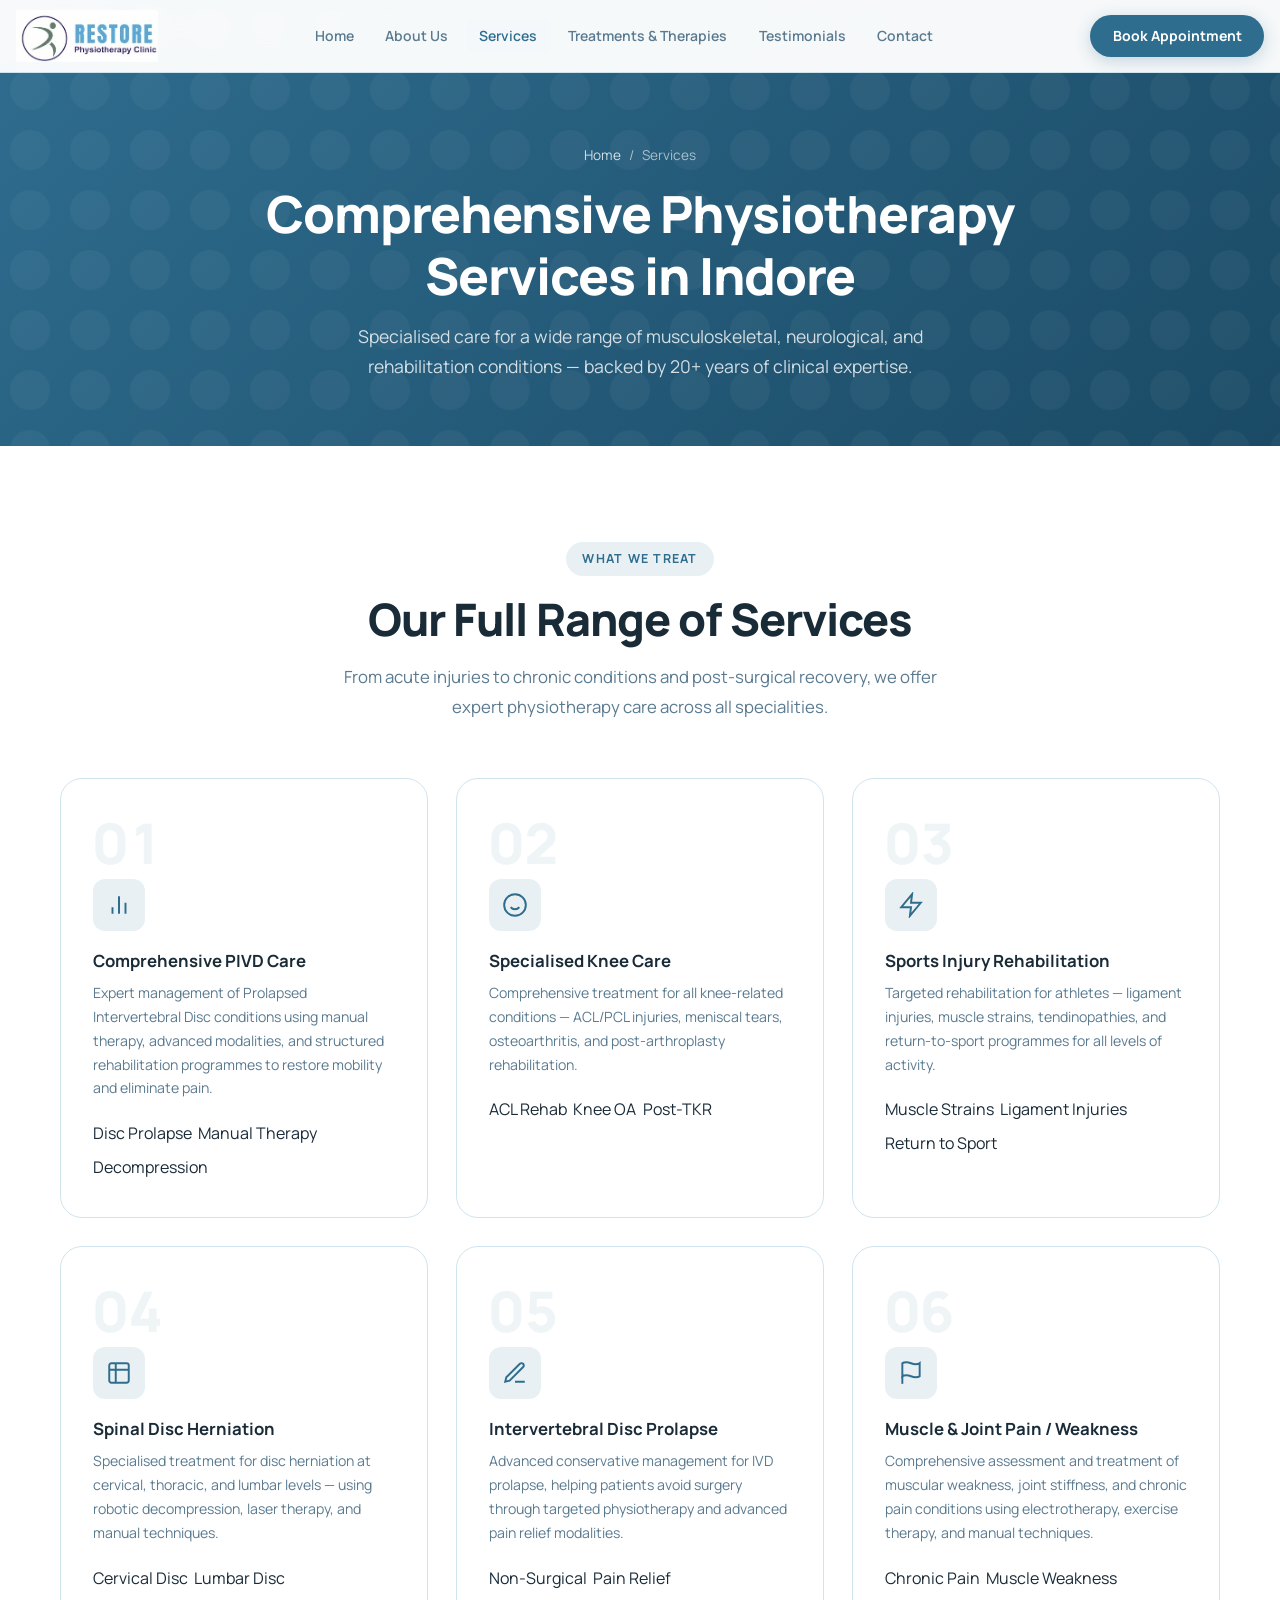
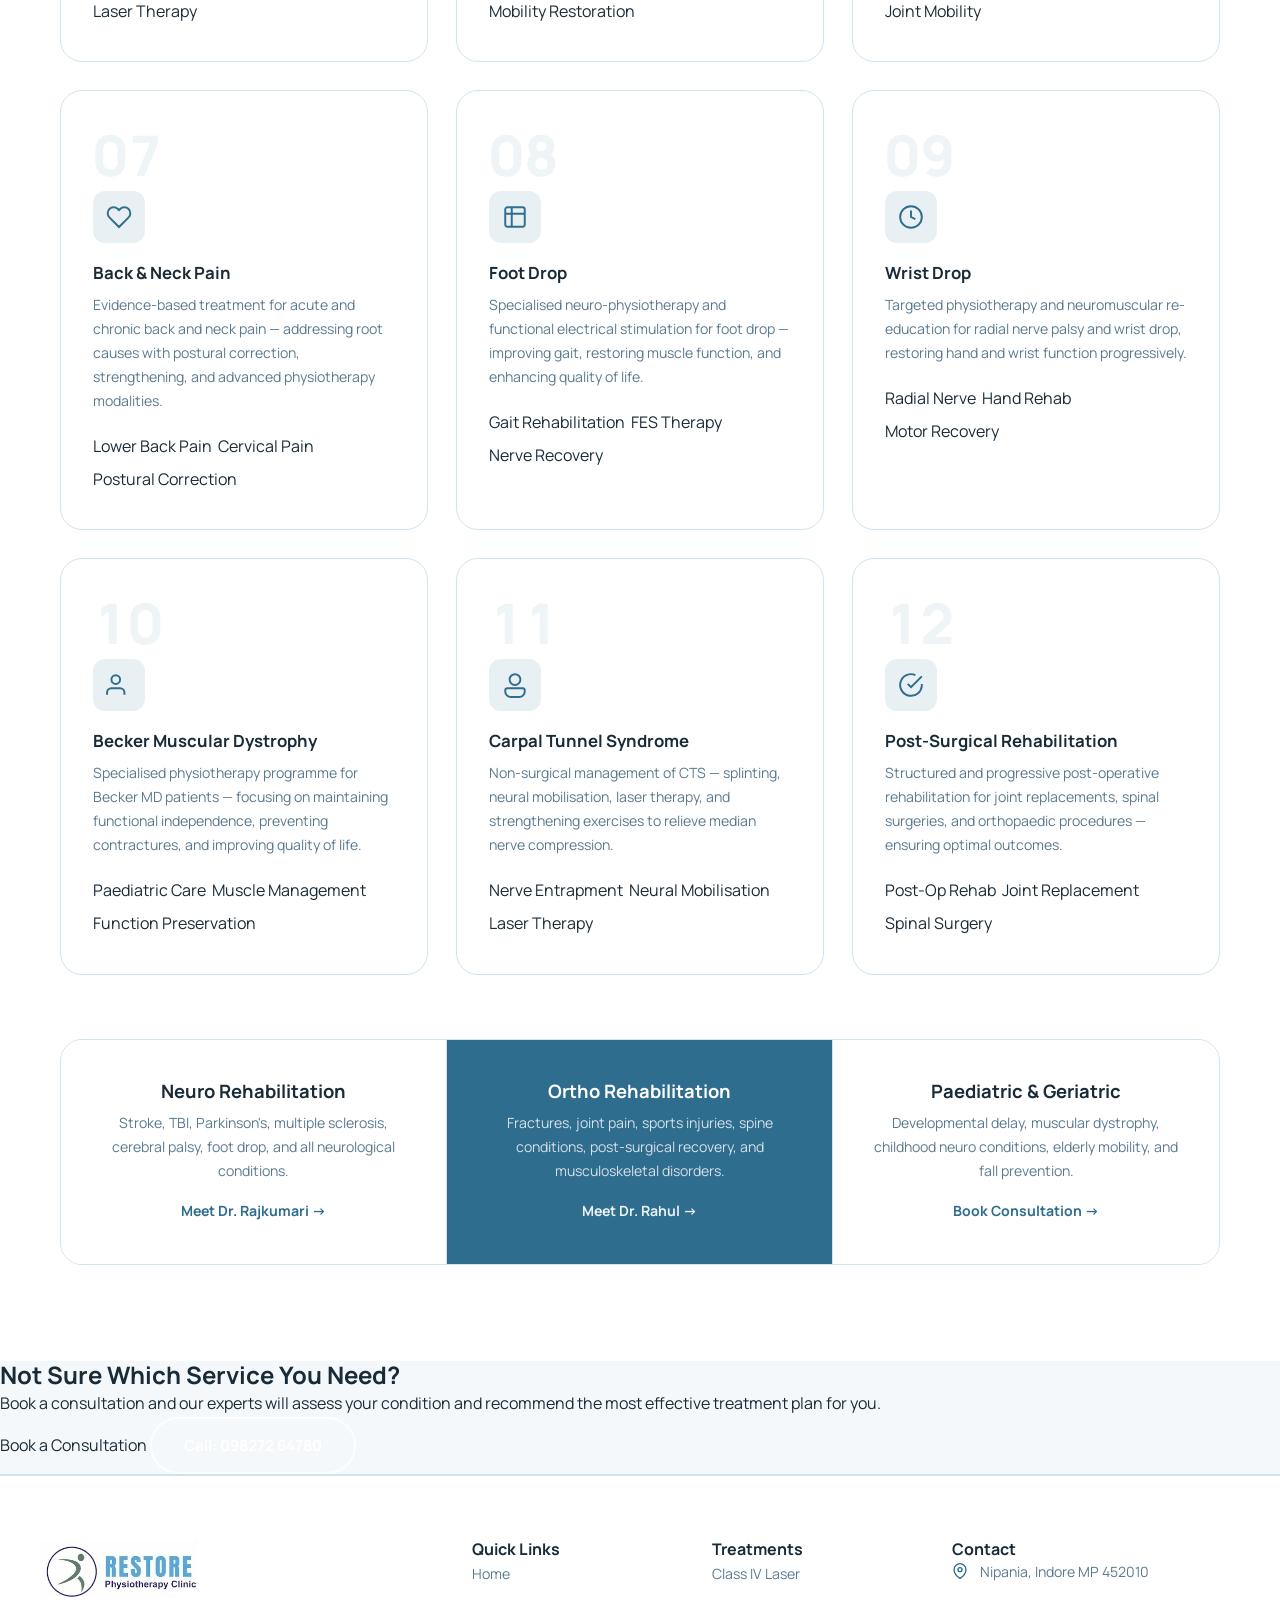
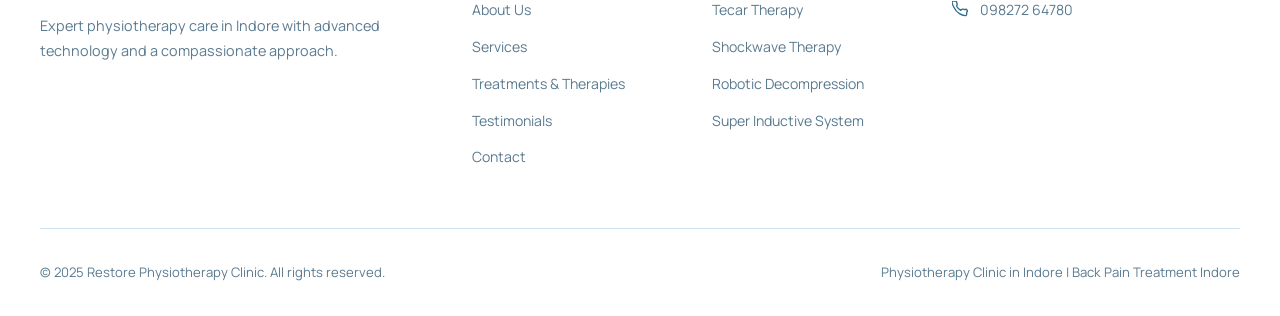
<file: services.html>
<!DOCTYPE html>
<html lang="en">
<head>
  <meta charset="UTF-8" />
  <meta name="viewport" content="width=device-width, initial-scale=1.0, maximum-scale=5.0, viewport-fit=cover" />
  <title>Services | Restore Physiotherapy Clinic Indore</title>
  <meta name="description" content="Comprehensive physiotherapy services in Indore — PIVD care, knee care, sports injury rehab, spinal treatment, back pain, neck pain, neuro and ortho rehabilitation." />
  <meta name="keywords" content="Physiotherapy Services Indore, Back Pain Treatment Indore, Sports Injury Rehab Indore, Neuro Rehabilitation Indore, PIVD Treatment Indore" />
  <link rel="preconnect" href="https://fonts.googleapis.com" />
  <link href="https://fonts.googleapis.com/css2?family=Manrope:wght@300;400;500;600;700;800&display=swap" rel="stylesheet" />
  <link rel="stylesheet" href="styles.css" />
  <style>
    .services-full-grid {
      display: grid;
      grid-template-columns: repeat(3, 1fr);
      gap: 1.75rem;
    }
    .service-full-card {
      background: white;
      border: 1px solid var(--border);
      border-radius: var(--radius-lg);
      padding: 2.25rem 2rem;
      transition: all var(--transition);
      position: relative;
      overflow: hidden;
    }
    .service-full-card::after {
      content: '';
      position: absolute;
      bottom: 0; left: 0; right: 0;
      height: 3px;
      background: linear-gradient(90deg, var(--primary), var(--soft-blue));
      transform: scaleX(0);
      transition: transform var(--transition);
      transform-origin: left;
    }
    .service-full-card:hover {
      transform: translateY(-6px);
      box-shadow: var(--shadow-hover);
    }
    .service-full-card:hover::after { transform: scaleX(1); }

    .svc-num {
      font-size: 3.5rem;
      font-weight: 800;
      color: rgba(47,109,143,0.08);
      line-height: 1;
      margin-bottom: 0.5rem;
      font-variant-numeric: tabular-nums;
    }
    .svc-icon-row {
      display: flex;
      align-items: center;
      gap: 1rem;
      margin-bottom: 1.25rem;
    }
    .svc-icon {
      width: 52px; height: 52px;
      background: rgba(47,109,143,0.1);
      border-radius: 12px;
      display: flex; align-items: center; justify-content: center;
      flex-shrink: 0;
    }
    .svc-icon svg { width: 26px; height: 26px; color: var(--primary); }
    .service-full-card h3 { font-size: 1.05rem; font-weight: 700; margin-bottom: 0.6rem; }
    .service-full-card p { font-size: 0.88rem; color: var(--text-muted); line-height: 1.7; }

    .svc-tags { display: flex; flex-wrap: wrap; gap: 0.4rem; margin-top: 1.25rem; }
    .svc-tag {
      padding: 0.25rem 0.65rem;
      background: var(--bg);
      border: 1px solid var(--border);
      border-radius: 50px;
      font-size: 0.75rem;
      font-weight: 600;
      color: var(--text-muted);
    }

    /* Rehab highlight banner */
    .rehab-highlight {
      display: grid;
      grid-template-columns: 1fr 1fr 1fr;
      gap: 0;
      border-radius: var(--radius-lg);
      overflow: hidden;
      border: 1px solid var(--border);
      margin-top: 4rem;
    }
    .rehab-highlight-item {
      padding: 2.5rem 2rem;
      background: white;
      border-right: 1px solid var(--border);
      text-align: center;
    }
    .rehab-highlight-item:last-child { border-right: none; }
    .rehab-highlight-item:nth-child(2) {
      background: var(--primary);
      color: white;
    }
    .rehab-highlight-item:nth-child(2) h3 { color: white; }
    .rehab-highlight-item:nth-child(2) p { color: rgba(255,255,255,0.8); }
    .rehab-highlight-item h3 { font-size: 1.15rem; font-weight: 700; margin-bottom: 0.6rem; }
    .rehab-highlight-item p { font-size: 0.88rem; color: var(--text-muted); line-height: 1.7; }

    @media (max-width: 1000px) {
      .services-full-grid { grid-template-columns: repeat(2, 1fr); }
    }
    @media (max-width: 640px) {
      .services-full-grid { grid-template-columns: 1fr; }
      .rehab-highlight { grid-template-columns: 1fr; }
      .rehab-highlight-item { border-right: none; border-bottom: 1px solid var(--border); }
    }
  </style>
</head>
<body>

  <!-- NAVBAR -->
  <nav class="navbar">
    <div class="nav-inner">
      <a href="index.html" class="nav-logo">
        <img src="" data-img="logo" alt="Restore Physiotherapy Clinic Logo" class="nav-logo-img" />
      </a>
      <ul class="nav-links">
        <li><a href="index.html">Home</a></li>
        <li><a href="about.html">About Us</a></li>
        <li><a href="services.html" class="active">Services</a></li>
        <li><a href="therapies.html">Treatments &amp; Therapies</a></li>
        <li><a href="testimonials.html">Testimonials</a></li>
        <li><a href="contact.html">Contact</a></li>
      </ul>
      <a href="https://wa.me/919827264780?text=Hello%2C%20I%20would%20like%20to%20book%20an%20appointment%20at%20Restore%20Physiotherapy%20Clinic." target="_blank" rel="noopener" class="btn-book">Book Appointment</a>
      <button class="hamburger"><span></span><span></span><span></span></button>
    </div>
  </nav>
  <div class="mobile-menu">
    <ul>
      <li><a href="index.html">Home</a></li>
      <li><a href="about.html">About Us</a></li>
      <li><a href="services.html">Services</a></li>
      <li><a href="therapies.html">Treatments &amp; Therapies</a></li>
      <li><a href="testimonials.html">Testimonials</a></li>
      <li><a href="contact.html">Contact</a></li>
    </ul>
    <a href="https://wa.me/919827264780?text=Hello%2C%20I%20would%20like%20to%20book%20an%20appointment%20at%20Restore%20Physiotherapy%20Clinic." target="_blank" rel="noopener" class="btn-book">Book Appointment</a>
  </div>

  <!-- PAGE HERO -->
  <div class="page-hero">
    <div class="breadcrumb"><a href="index.html">Home</a> <span>/</span> Services</div>
    <h1>Comprehensive Physiotherapy<br/>Services in Indore</h1>
    <p>Specialised care for a wide range of musculoskeletal, neurological, and rehabilitation conditions — backed by 20+ years of clinical expertise.</p>
  </div>

  <!-- SERVICES GRID -->
  <section class="section section-alt">
    <div class="container">
      <div class="section-header centered fade-up">
        <div class="section-label">What We Treat</div>
        <h2 class="section-title">Our Full Range of Services</h2>
        <p class="section-sub">From acute injuries to chronic conditions and post-surgical recovery, we offer expert physiotherapy care across all specialities.</p>
      </div>

      <div class="services-full-grid">

        <div class="service-full-card fade-up">
          <div class="svc-num">01</div>
          <div class="svc-icon-row">
            <div class="svc-icon"><svg viewBox="0 0 24 24" fill="none" stroke="currentColor" stroke-width="1.8"><path d="M18 20V10M12 20V4M6 20v-6"/></svg></div>
          </div>
          <h3>Comprehensive PIVD Care</h3>
          <p>Expert management of Prolapsed Intervertebral Disc conditions using manual therapy, advanced modalities, and structured rehabilitation programmes to restore mobility and eliminate pain.</p>
          <div class="svc-tags">
            <span>Disc Prolapse</span><span>Manual Therapy</span><span>Decompression</span>
          </div>
        </div>

        <div class="service-full-card fade-up fade-up-delay-1">
          <div class="svc-num">02</div>
          <div class="svc-icon-row">
            <div class="svc-icon"><svg viewBox="0 0 24 24" fill="none" stroke="currentColor" stroke-width="1.8"><circle cx="12" cy="12" r="10"/><path d="M8 14s1.5 2 4 2 4-2 4-2M9 9h.01M15 9h.01"/></svg></div>
          </div>
          <h3>Specialised Knee Care</h3>
          <p>Comprehensive treatment for all knee-related conditions — ACL/PCL injuries, meniscal tears, osteoarthritis, and post-arthroplasty rehabilitation.</p>
          <div class="svc-tags">
            <span>ACL Rehab</span><span>Knee OA</span><span>Post-TKR</span>
          </div>
        </div>

        <div class="service-full-card fade-up fade-up-delay-2">
          <div class="svc-num">03</div>
          <div class="svc-icon-row">
            <div class="svc-icon"><svg viewBox="0 0 24 24" fill="none" stroke="currentColor" stroke-width="1.8"><path d="M13 2L3 14h9l-1 8 10-12h-9l1-8z"/></svg></div>
          </div>
          <h3>Sports Injury Rehabilitation</h3>
          <p>Targeted rehabilitation for athletes — ligament injuries, muscle strains, tendinopathies, and return-to-sport programmes for all levels of activity.</p>
          <div class="svc-tags">
            <span>Muscle Strains</span><span>Ligament Injuries</span><span>Return to Sport</span>
          </div>
        </div>

        <div class="service-full-card fade-up">
          <div class="svc-num">04</div>
          <div class="svc-icon-row">
            <div class="svc-icon"><svg viewBox="0 0 24 24" fill="none" stroke="currentColor" stroke-width="1.8"><path d="M9 3H5a2 2 0 00-2 2v4m6-6h10a2 2 0 012 2v4M9 3v18m0 0h10a2 2 0 002-2V9M9 21H5a2 2 0 01-2-2V9m0 0h18"/></svg></div>
          </div>
          <h3>Spinal Disc Herniation</h3>
          <p>Specialised treatment for disc herniation at cervical, thoracic, and lumbar levels — using robotic decompression, laser therapy, and manual techniques.</p>
          <div class="svc-tags">
            <span>Cervical Disc</span><span>Lumbar Disc</span><span>Laser Therapy</span>
          </div>
        </div>

        <div class="service-full-card fade-up fade-up-delay-1">
          <div class="svc-num">05</div>
          <div class="svc-icon-row">
            <div class="svc-icon"><svg viewBox="0 0 24 24" fill="none" stroke="currentColor" stroke-width="1.8"><path d="M12 20h9M16.5 3.5a2.121 2.121 0 013 3L7 19l-4 1 1-4L16.5 3.5z"/></svg></div>
          </div>
          <h3>Intervertebral Disc Prolapse</h3>
          <p>Advanced conservative management for IVD prolapse, helping patients avoid surgery through targeted physiotherapy and advanced pain relief modalities.</p>
          <div class="svc-tags">
            <span>Non-Surgical</span><span>Pain Relief</span><span>Mobility Restoration</span>
          </div>
        </div>

        <div class="service-full-card fade-up fade-up-delay-2">
          <div class="svc-num">06</div>
          <div class="svc-icon-row">
            <div class="svc-icon"><svg viewBox="0 0 24 24" fill="none" stroke="currentColor" stroke-width="1.8"><path d="M4 15s1-1 4-1 5 2 8 2 4-1 4-1V3s-1 1-4 1-5-2-8-2-4 1-4 1z"/><line x1="4" y1="22" x2="4" y2="15"/></svg></div>
          </div>
          <h3>Muscle &amp; Joint Pain / Weakness</h3>
          <p>Comprehensive assessment and treatment of muscular weakness, joint stiffness, and chronic pain conditions using electrotherapy, exercise therapy, and manual techniques.</p>
          <div class="svc-tags">
            <span>Chronic Pain</span><span>Muscle Weakness</span><span>Joint Mobility</span>
          </div>
        </div>

        <div class="service-full-card fade-up">
          <div class="svc-num">07</div>
          <div class="svc-icon-row">
            <div class="svc-icon"><svg viewBox="0 0 24 24" fill="none" stroke="currentColor" stroke-width="1.8"><path d="M20.84 4.61a5.5 5.5 0 00-7.78 0L12 5.67l-1.06-1.06a5.5 5.5 0 00-7.78 7.78l1.06 1.06L12 21.23l7.78-7.78 1.06-1.06a5.5 5.5 0 000-7.78z"/></svg></div>
          </div>
          <h3>Back &amp; Neck Pain</h3>
          <p>Evidence-based treatment for acute and chronic back and neck pain — addressing root causes with postural correction, strengthening, and advanced physiotherapy modalities.</p>
          <div class="svc-tags">
            <span>Lower Back Pain</span><span>Cervical Pain</span><span>Postural Correction</span>
          </div>
        </div>

        <div class="service-full-card fade-up fade-up-delay-1">
          <div class="svc-num">08</div>
          <div class="svc-icon-row">
            <div class="svc-icon"><svg viewBox="0 0 24 24" fill="none" stroke="currentColor" stroke-width="1.8"><path d="M9 3H5a2 2 0 00-2 2v4m6-6h10a2 2 0 012 2v4M9 3v18m0 0h10a2 2 0 002-2V9M9 21H5a2 2 0 01-2-2V9m0 0h18"/></svg></div>
          </div>
          <h3>Foot Drop</h3>
          <p>Specialised neuro-physiotherapy and functional electrical stimulation for foot drop — improving gait, restoring muscle function, and enhancing quality of life.</p>
          <div class="svc-tags">
            <span>Gait Rehabilitation</span><span>FES Therapy</span><span>Nerve Recovery</span>
          </div>
        </div>

        <div class="service-full-card fade-up fade-up-delay-2">
          <div class="svc-num">09</div>
          <div class="svc-icon-row">
            <div class="svc-icon"><svg viewBox="0 0 24 24" fill="none" stroke="currentColor" stroke-width="1.8"><circle cx="12" cy="12" r="10"/><path d="M12 6v6l4 2"/></svg></div>
          </div>
          <h3>Wrist Drop</h3>
          <p>Targeted physiotherapy and neuromuscular re-education for radial nerve palsy and wrist drop, restoring hand and wrist function progressively.</p>
          <div class="svc-tags">
            <span>Radial Nerve</span><span>Hand Rehab</span><span>Motor Recovery</span>
          </div>
        </div>

        <div class="service-full-card fade-up">
          <div class="svc-num">10</div>
          <div class="svc-icon-row">
            <div class="svc-icon"><svg viewBox="0 0 24 24" fill="none" stroke="currentColor" stroke-width="1.8"><path d="M17 21v-2a4 4 0 00-4-4H5a4 4 0 00-4 4v2"/><circle cx="9" cy="7" r="4"/></svg></div>
          </div>
          <h3>Becker Muscular Dystrophy</h3>
          <p>Specialised physiotherapy programme for Becker MD patients — focusing on maintaining functional independence, preventing contractures, and improving quality of life.</p>
          <div class="svc-tags">
            <span>Paediatric Care</span><span>Muscle Management</span><span>Function Preservation</span>
          </div>
        </div>

        <div class="service-full-card fade-up fade-up-delay-1">
          <div class="svc-num">11</div>
          <div class="svc-icon-row">
            <div class="svc-icon"><svg viewBox="0 0 24 24" fill="none" stroke="currentColor" stroke-width="1.8"><path d="M12 2a5 5 0 110 10A5 5 0 0112 2zm-7 13h14a2 2 0 012 2v1a5 5 0 01-5 5H8a5 5 0 01-5-5v-1a2 2 0 012-2z"/></svg></div>
          </div>
          <h3>Carpal Tunnel Syndrome</h3>
          <p>Non-surgical management of CTS — splinting, neural mobilisation, laser therapy, and strengthening exercises to relieve median nerve compression.</p>
          <div class="svc-tags">
            <span>Nerve Entrapment</span><span>Neural Mobilisation</span><span>Laser Therapy</span>
          </div>
        </div>

        <!-- Additional -->
        <div class="service-full-card fade-up fade-up-delay-2">
          <div class="svc-num">12</div>
          <div class="svc-icon-row">
            <div class="svc-icon"><svg viewBox="0 0 24 24" fill="none" stroke="currentColor" stroke-width="1.8"><path d="M22 11.08V12a10 10 0 11-5.93-9.14"/><polyline points="22 4 12 14.01 9 11.01"/></svg></div>
          </div>
          <h3>Post-Surgical Rehabilitation</h3>
          <p>Structured and progressive post-operative rehabilitation for joint replacements, spinal surgeries, and orthopaedic procedures — ensuring optimal outcomes.</p>
          <div class="svc-tags">
            <span>Post-Op Rehab</span><span>Joint Replacement</span><span>Spinal Surgery</span>
          </div>
        </div>

      </div>

      <!-- Rehab Categories Banner -->
      <div class="rehab-highlight fade-up">
        <div class="rehab-highlight-item">
          <h3>Neuro Rehabilitation</h3>
          <p>Stroke, TBI, Parkinson's, multiple sclerosis, cerebral palsy, foot drop, and all neurological conditions.</p>
          <a href="about.html" style="color:var(--primary); font-weight:700; font-size:0.88rem; margin-top:1rem; display:inline-block;">Meet Dr. Rajkumari →</a>
        </div>
        <div class="rehab-highlight-item">
          <h3>Ortho Rehabilitation</h3>
          <p>Fractures, joint pain, sports injuries, spine conditions, post-surgical recovery, and musculoskeletal disorders.</p>
          <a href="about.html" style="color:rgba(255,255,255,0.9); font-weight:700; font-size:0.88rem; margin-top:1rem; display:inline-block;">Meet Dr. Rahul →</a>
        </div>
        <div class="rehab-highlight-item">
          <h3>Paediatric &amp; Geriatric</h3>
          <p>Developmental delay, muscular dystrophy, childhood neuro conditions, elderly mobility, and fall prevention.</p>
          <a href="contact.html" style="color:var(--primary); font-weight:700; font-size:0.88rem; margin-top:1rem; display:inline-block;">Book Consultation →</a>
        </div>
      </div>
    </div>
  </section>

  <!-- CTA -->
  <section class="cta-section">
    <h2 class="fade-up">Not Sure Which Service You Need?</h2>
    <p class="fade-up fade-up-delay-1">Book a consultation and our experts will assess your condition and recommend the most effective treatment plan for you.</p>
    <div class="cta-btns fade-up fade-up-delay-2">
      <a href="contact.html" class="btn-white">Book a Consultation</a>
      <a href="tel:09827264780" class="btn-outline">Call: 098272 64780</a>
    </div>
  </section>

  <!-- FOOTER -->
  <footer>
    <div class="footer-inner">
      <div class="footer-grid">
        <div>
          <div class="footer-logo"><img src="" data-img="logo" alt="Restore Physiotherapy Clinic" class="footer-logo-img" /></div>
          <p class="footer-tagline">Expert physiotherapy care in Indore with advanced technology and a compassionate approach.</p>
        </div>
        <div>
          <h4>Quick Links</h4>
          <ul class="footer-links">
            <li><a href="index.html">Home</a></li>
            <li><a href="about.html">About Us</a></li>
            <li><a href="services.html">Services</a></li>
            <li><a href="therapies.html">Treatments &amp; Therapies</a></li>
            <li><a href="testimonials.html">Testimonials</a></li>
            <li><a href="contact.html">Contact</a></li>
          </ul>
        </div>
        <div>
          <h4>Treatments</h4>
          <ul class="footer-links">
            <li><a href="therapies.html">Class IV Laser</a></li>
            <li><a href="therapies.html">Tecar Therapy</a></li>
            <li><a href="therapies.html">Shockwave Therapy</a></li>
            <li><a href="therapies.html">Robotic Decompression</a></li>
            <li><a href="therapies.html">Super Inductive System</a></li>
          </ul>
        </div>
        <div>
          <h4>Contact</h4>
          <div class="footer-contact-item">
            <svg width="16" height="16" viewBox="0 0 24 24" fill="none" stroke="currentColor" stroke-width="2"><path d="M21 10c0 7-9 13-9 13s-9-6-9-13a9 9 0 0118 0z"/><circle cx="12" cy="10" r="3"/></svg>
            <span>Nipania, Indore MP 452010</span>
          </div>
          <div class="footer-contact-item">
            <svg width="16" height="16" viewBox="0 0 24 24" fill="none" stroke="currentColor" stroke-width="2"><path d="M22 16.92v3a2 2 0 01-2.18 2 19.79 19.79 0 01-8.63-3.07A19.5 19.5 0 013.07 9.8 19.79 19.79 0 010 1.17 2 2 0 012 0h3a2 2 0 012 1.72 12.05 12.05 0 00.7 2.81 2 2 0 01-.45 2.11L6.91 7.85a16 16 0 006.15 6.15l1.27-1.27a2 2 0 012.11-.45 12.05 12.05 0 002.81.7A2 2 0 0122 16.92z"/></svg>
            <span>098272 64780</span>
          </div>
        </div>
      </div>
      <div class="footer-bottom">
        <span>&copy; 2025 Restore Physiotherapy Clinic. All rights reserved.</span>
        <span>Physiotherapy Clinic in Indore | Back Pain Treatment Indore</span>
      </div>
    </div>
  </footer>

  <script src="images.js"></script>
  <script src="main.js"></script>
</body>
</html>
</file>
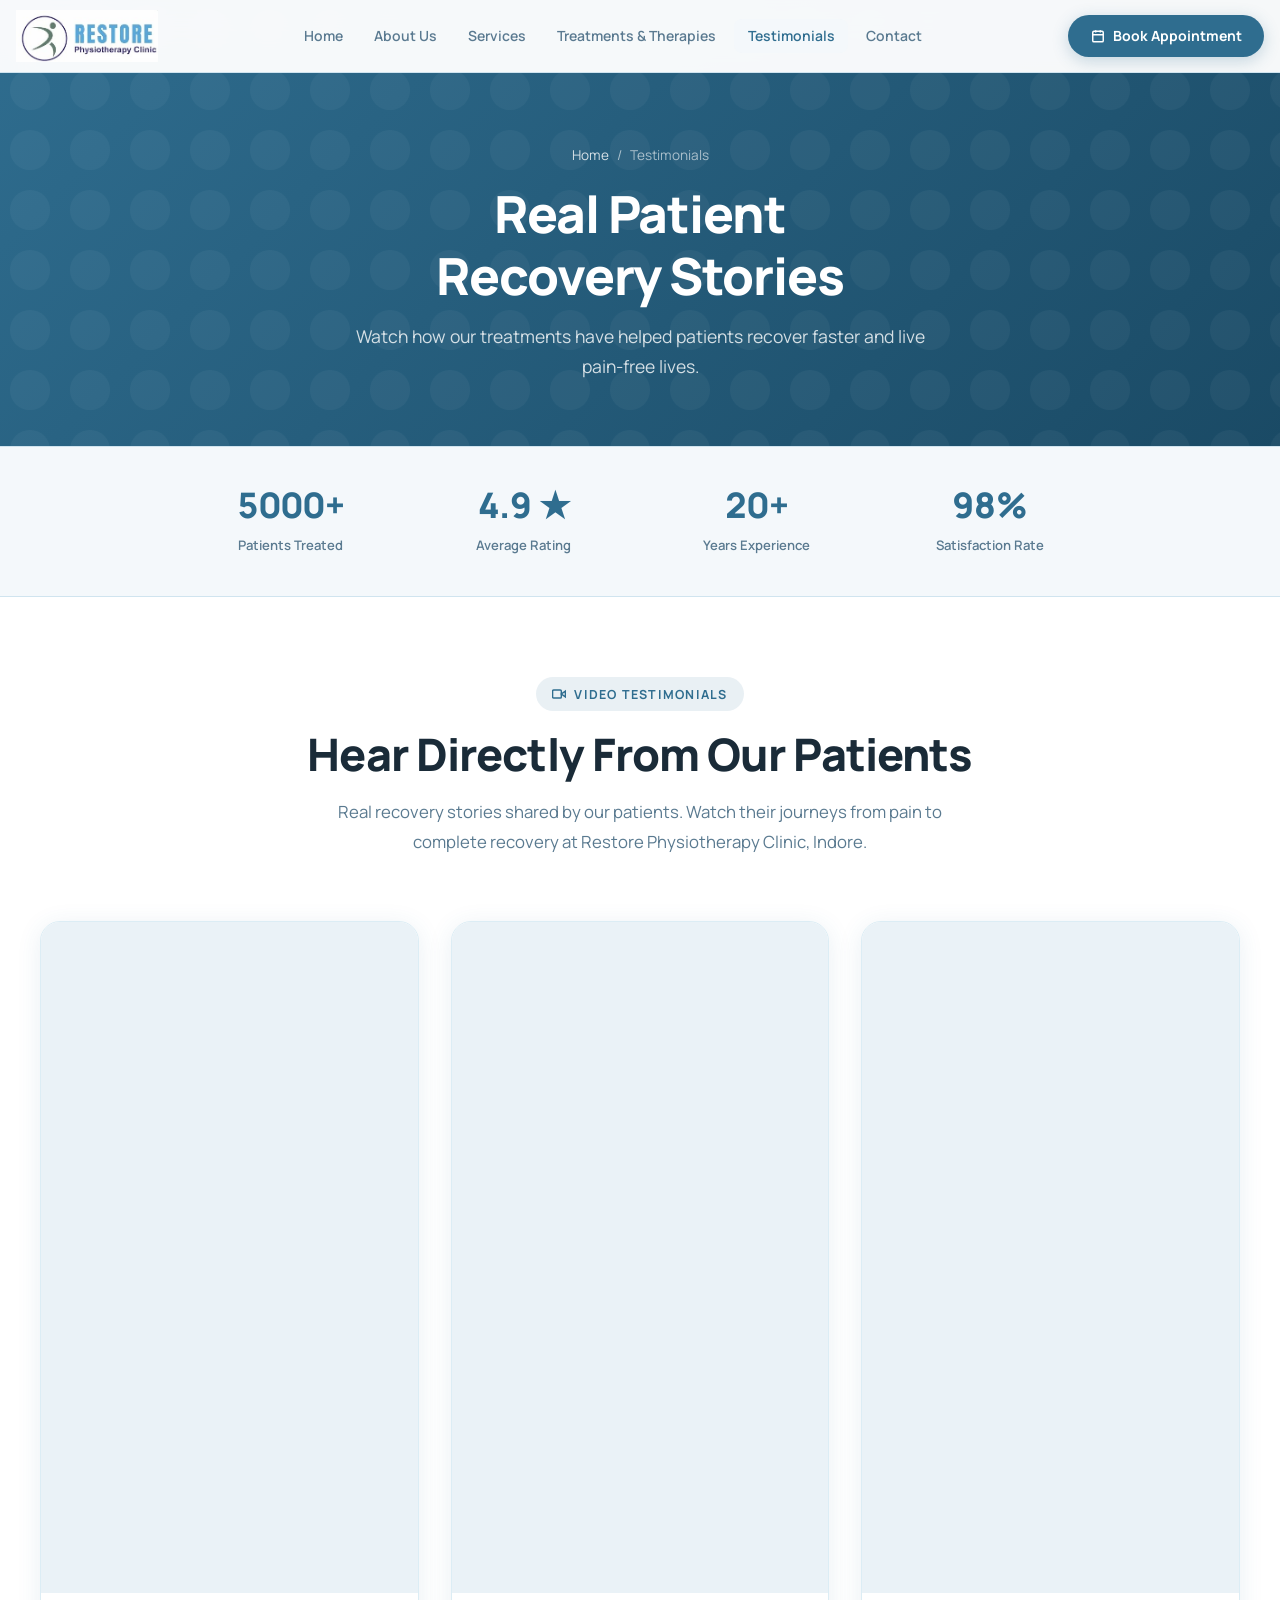
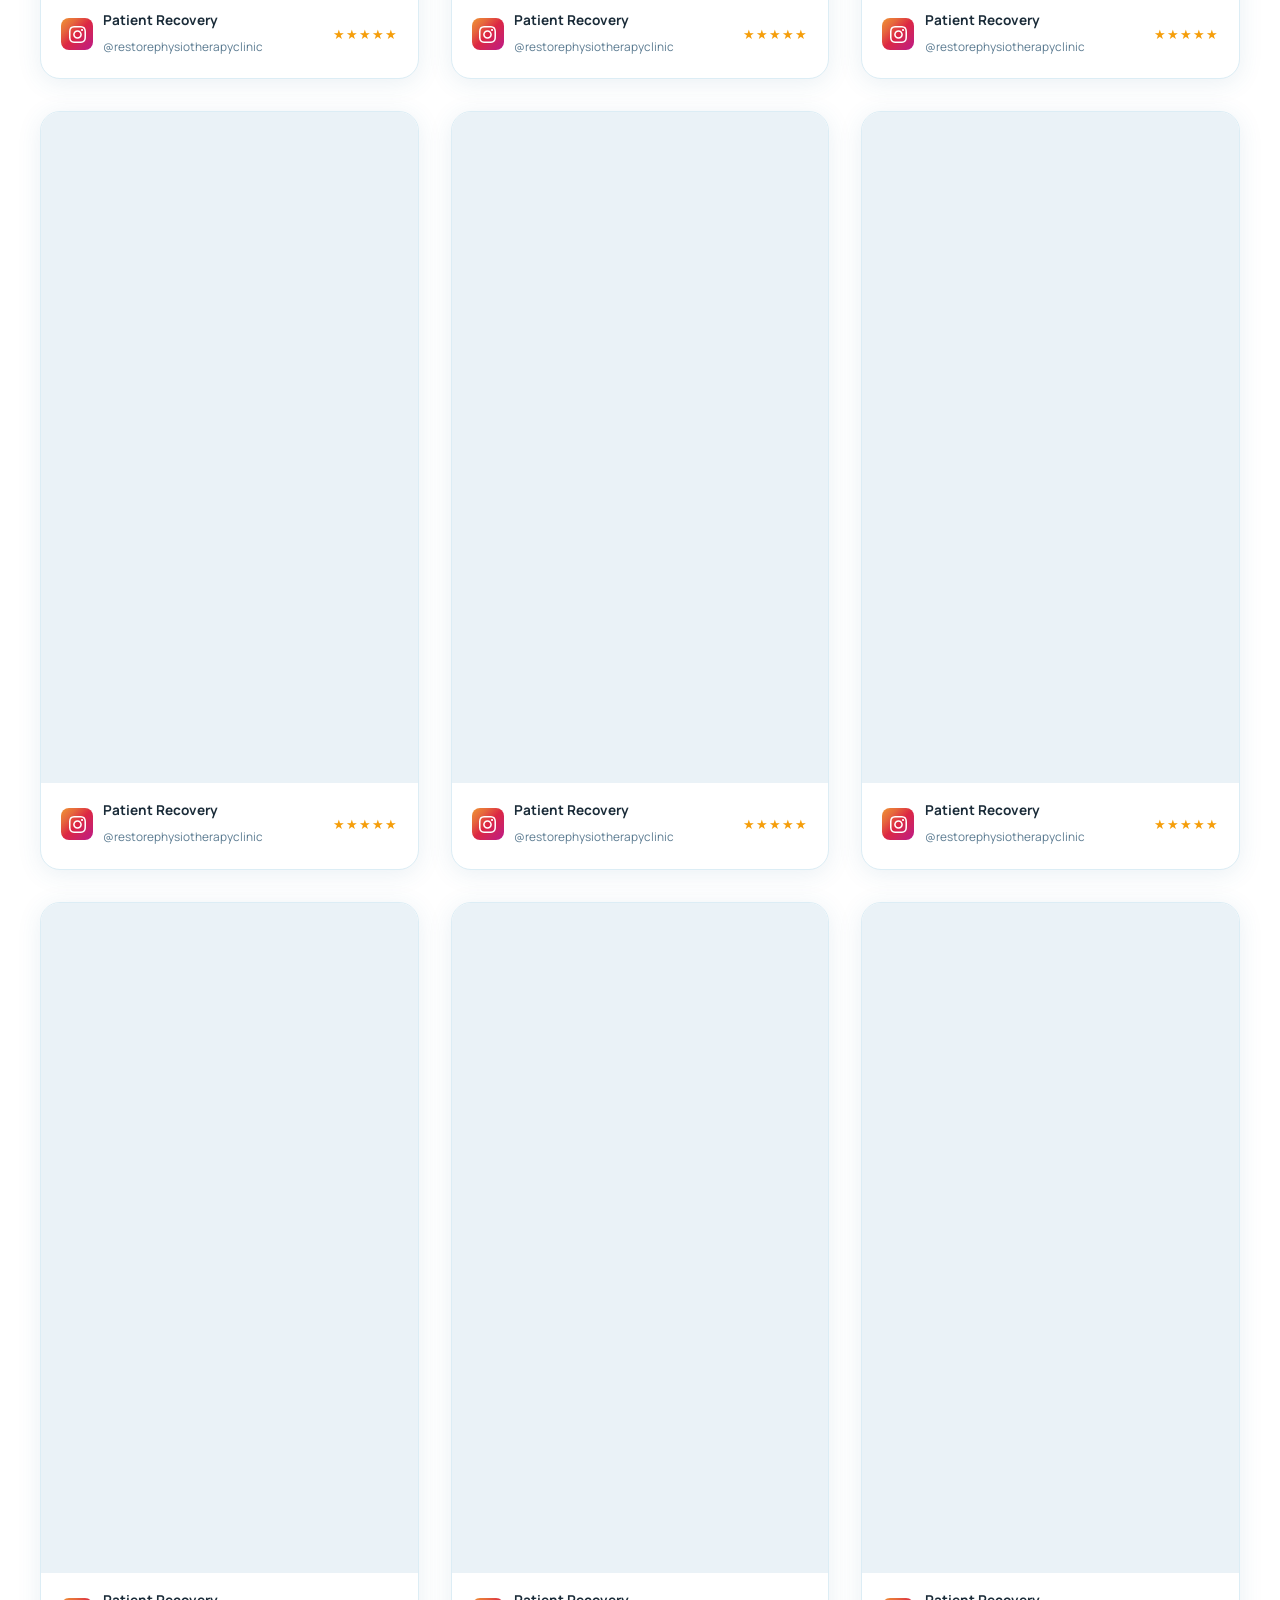
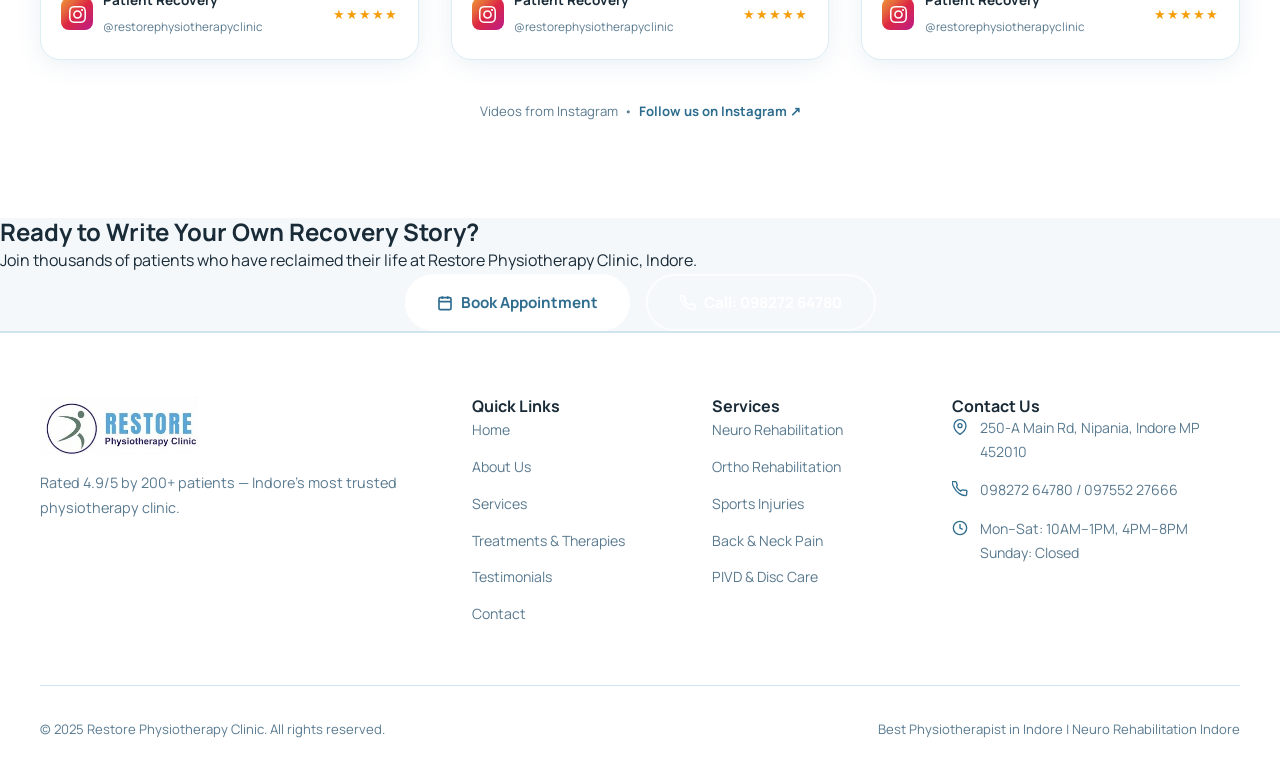
<file: testimonials.html>
<!DOCTYPE html>
<html lang="en">
<head>
  <meta charset="UTF-8" />
  <meta name="viewport" content="width=device-width, initial-scale=1.0, maximum-scale=5.0, viewport-fit=cover" />
  <title>Patient Testimonials | Restore Physiotherapy Clinic Indore</title>
  <meta name="description" content="Watch real patient recovery video testimonials from Restore Physiotherapy Clinic Indore. See how our patients recovered from back pain, disc herniation, sports injuries and more." />
  <link rel="preconnect" href="https://fonts.googleapis.com" />
  <link href="https://fonts.googleapis.com/css2?family=Manrope:wght@300;400;500;600;700;800&display=swap" rel="stylesheet" />
  <link rel="stylesheet" href="styles.css" />
  <style>
    .video-section { padding: 5rem 2rem 6rem; background: #ffffff; }

    .video-intro { text-align: center; max-width: 680px; margin: 0 auto 4rem; }
    .video-intro h2 { font-size: clamp(1.9rem,4vw,2.8rem); font-weight: 800; color: var(--text); letter-spacing: -0.02em; margin-bottom: 1rem; }
    .video-intro p { font-size: 1.05rem; color: var(--text-muted); line-height: 1.8; }

    .video-grid {
      display: grid;
      grid-template-columns: repeat(3, 1fr);
      gap: 2rem;
      max-width: 1200px;
      margin: 0 auto;
    }

    .video-card {
      background: #fff;
      border-radius: 20px;
      overflow: hidden;
      box-shadow: 0 4px 24px rgba(47,109,143,0.10);
      border: 1px solid #dcedf5;
      transition: transform 0.38s cubic-bezier(0.4,0,0.2,1), box-shadow 0.38s cubic-bezier(0.4,0,0.2,1);
      opacity: 0;
      transform: translateY(32px);
    }
    .video-card.visible { opacity: 1; transform: translateY(0); }
    .video-card:hover { transform: translateY(-8px) scale(1.015); box-shadow: 0 20px 48px rgba(47,109,143,0.18); }

    .video-card:nth-child(1) { transition: opacity 0.6s 0.05s, transform 0.6s 0.05s, box-shadow 0.38s, scale 0.38s; }
    .video-card:nth-child(2) { transition: opacity 0.6s 0.12s, transform 0.6s 0.12s, box-shadow 0.38s, scale 0.38s; }
    .video-card:nth-child(3) { transition: opacity 0.6s 0.19s, transform 0.6s 0.19s, box-shadow 0.38s, scale 0.38s; }
    .video-card:nth-child(4) { transition: opacity 0.6s 0.26s, transform 0.6s 0.26s, box-shadow 0.38s, scale 0.38s; }
    .video-card:nth-child(5) { transition: opacity 0.6s 0.33s, transform 0.6s 0.33s, box-shadow 0.38s, scale 0.38s; }
    .video-card:nth-child(6) { transition: opacity 0.6s 0.40s, transform 0.6s 0.40s, box-shadow 0.38s, scale 0.38s; }
    .video-card:nth-child(7) { transition: opacity 0.6s 0.47s, transform 0.6s 0.47s, box-shadow 0.38s, scale 0.38s; }
    .video-card:nth-child(8) { transition: opacity 0.6s 0.54s, transform 0.6s 0.54s, box-shadow 0.38s, scale 0.38s; }
    .video-card:nth-child(9) { transition: opacity 0.6s 0.61s, transform 0.6s 0.61s, box-shadow 0.38s, scale 0.38s; }

    .reel-wrap {
      position: relative;
      width: 100%;
      padding-top: 177.78%;
      background: #eaf2f7;
      overflow: hidden;
    }
    .reel-wrap iframe {
      position: absolute;
      top: 0; left: 0;
      width: 100%; height: 100%;
      border: none; display: block;
    }

    .reel-loading {
      position: absolute; inset: 0;
      display: flex; flex-direction: column;
      align-items: center; justify-content: center;
      background: linear-gradient(135deg, #eaf2f7, #d0e8f5);
      z-index: 2;
      transition: opacity 0.5s ease;
      pointer-events: none;
    }
    .reel-loading.hidden { opacity: 0; }
    .play-icon {
      width: 64px; height: 64px;
      background: var(--primary);
      border-radius: 50%;
      display: flex; align-items: center; justify-content: center;
      margin-bottom: 1rem;
      animation: pulse 2s infinite;
    }
    .play-icon svg { width: 26px; height: 26px; fill: white; margin-left: 4px; }
    .reel-loading span { font-size: 0.83rem; font-weight: 600; color: var(--primary); }
    @keyframes pulse {
      0%,100% { box-shadow: 0 0 0 0 rgba(47,109,143,0.4); }
      50%      { box-shadow: 0 0 0 14px rgba(47,109,143,0); }
    }

    .video-card-label {
      padding: 1rem 1.25rem 1.2rem;
      display: flex; align-items: center; gap: 0.65rem;
      border-top: 1px solid #eaf2f7;
    }
    .ig-icon {
      width: 32px; height: 32px; flex-shrink: 0;
      background: linear-gradient(135deg,#f09433,#e6683c,#dc2743,#cc2366,#bc1888);
      border-radius: 8px;
      display: flex; align-items: center; justify-content: center;
    }
    .ig-icon svg { width: 17px; height: 17px; fill: white; }
    .label-text strong { display: block; font-size: 0.85rem; font-weight: 700; color: var(--text); }
    .label-text span { font-size: 0.74rem; color: var(--text-muted); }
    .star-row { margin-left: auto; color: #f59e0b; font-size: 0.82rem; letter-spacing: 1px; }

    .trust-bar { background: var(--bg); border-top: 1px solid var(--border); border-bottom: 1px solid var(--border); padding: 2.5rem 2rem; }
    .trust-bar-inner { max-width: 900px; margin: 0 auto; display: grid; grid-template-columns: repeat(4,1fr); gap: 2rem; text-align: center; }
    .trust-item .num { font-size: 2.2rem; font-weight: 800; color: var(--primary); line-height: 1; }
    .trust-item .lbl { font-size: 0.82rem; color: var(--text-muted); font-weight: 600; margin-top: 0.3rem; }

    .cta-btns { display: flex; gap: 1rem; justify-content: center; flex-wrap: wrap; position: relative; z-index: 1; }
    .btn-white { display:inline-flex;align-items:center;gap:.5rem;padding:.85rem 2rem;background:white;color:var(--primary);border-radius:50px;font-size:.95rem;font-weight:700;transition:all var(--transition); }
    .btn-white:hover { transform:translateY(-2px);box-shadow:0 8px 28px rgba(0,0,0,.2); }

    @media(max-width:1024px){ .video-grid{grid-template-columns:repeat(2,1fr);} .trust-bar-inner{grid-template-columns:repeat(2,1fr);} }
    @media(max-width:600px){ .video-grid{grid-template-columns:1fr;gap:1.25rem;} .trust-bar-inner{grid-template-columns:1fr 1fr;} .video-section{padding:3rem 1rem 4rem;} }
  </style>
</head>
<body>

  <nav class="navbar">
    <div class="nav-inner">
      <a href="index.html" class="nav-logo">
        <img src="" data-img="logo" alt="Restore Physiotherapy Clinic Logo" class="nav-logo-img" />
      </a>
      <ul class="nav-links">
        <li><a href="index.html">Home</a></li>
        <li><a href="about.html">About Us</a></li>
        <li><a href="services.html">Services</a></li>
        <li><a href="therapies.html">Treatments &amp; Therapies</a></li>
        <li><a href="testimonials.html" class="active">Testimonials</a></li>
        <li><a href="contact.html">Contact</a></li>
      </ul>
      <a href="https://wa.me/919827264780?text=Hello%2C%20I%20would%20like%20to%20book%20an%20appointment%20at%20Restore%20Physiotherapy%20Clinic." target="_blank" rel="noopener" class="btn-book">
        <svg width="14" height="14" viewBox="0 0 24 24" fill="none" stroke="currentColor" stroke-width="2.5"><rect x="3" y="4" width="18" height="18" rx="2"/><path d="M16 2v4M8 2v4M3 10h18"/></svg>
        Book Appointment
      </a>
      <button class="hamburger"><span></span><span></span><span></span></button>
    </div>
  </nav>

  <div class="mobile-menu">
    <ul>
      <li><a href="index.html">Home</a></li>
      <li><a href="about.html">About Us</a></li>
      <li><a href="services.html">Services</a></li>
      <li><a href="therapies.html">Treatments &amp; Therapies</a></li>
      <li><a href="testimonials.html">Testimonials</a></li>
      <li><a href="contact.html">Contact</a></li>
    </ul>
    <a href="https://wa.me/919827264780?text=Hello%2C%20I%20would%20like%20to%20book%20an%20appointment%20at%20Restore%20Physiotherapy%20Clinic." target="_blank" rel="noopener" class="btn-book">Book Appointment</a>
  </div>

  <div class="page-hero">
    <div class="breadcrumb"><a href="index.html">Home</a><span>/</span>Testimonials</div>
    <h1>Real Patient<br/>Recovery Stories</h1>
    <p>Watch how our treatments have helped patients recover faster and live pain-free lives.</p>
  </div>

  <div class="trust-bar">
    <div class="trust-bar-inner">
      <div class="trust-item fade-up"><div class="num"><span data-target="5000" data-suffix="+">0+</span></div><div class="lbl">Patients Treated</div></div>
      <div class="trust-item fade-up fade-up-delay-1"><div class="num">4.9 ★</div><div class="lbl">Average Rating</div></div>
      <div class="trust-item fade-up fade-up-delay-2"><div class="num"><span data-target="20" data-suffix="+">0+</span></div><div class="lbl">Years Experience</div></div>
      <div class="trust-item fade-up fade-up-delay-3"><div class="num"><span data-target="98" data-suffix="%">0%</span></div><div class="lbl">Satisfaction Rate</div></div>
    </div>
  </div>

  <section class="video-section">
    <div class="video-intro fade-up">
      <div class="section-label">
        <svg width="14" height="14" viewBox="0 0 24 24" fill="none" stroke="currentColor" stroke-width="2.5"><polygon points="23 7 16 12 23 17 23 7"/><rect x="1" y="5" width="15" height="14" rx="2"/></svg>
        Video Testimonials
      </div>
      <h2>Hear Directly From Our Patients</h2>
      <p>Real recovery stories shared by our patients. Watch their journeys from pain to complete recovery at Restore Physiotherapy Clinic, Indore.</p>
    </div>

    <div class="video-grid" id="videoGrid">
    </div>

    <p style="text-align:center;margin-top:2.5rem;font-size:0.82rem;color:var(--text-muted);">
      Videos from Instagram &nbsp;•&nbsp;
      <a href="https://www.instagram.com/restorephysiotherapyclinic/" target="_blank" rel="noopener" style="color:var(--primary);font-weight:700;">Follow us on Instagram ↗</a>
    </p>
  </section>

  <section class="cta-section">
    <h2 class="fade-up">Ready to Write Your Own Recovery Story?</h2>
    <p class="fade-up fade-up-delay-1">Join thousands of patients who have reclaimed their life at Restore Physiotherapy Clinic, Indore.</p>
    <div class="cta-btns fade-up fade-up-delay-2">
      <a href="https://wa.me/919827264780?text=Hello%2C%20I%20would%20like%20to%20book%20an%20appointment%20at%20Restore%20Physiotherapy%20Clinic." target="_blank" rel="noopener" class="btn-white">
        <svg width="16" height="16" viewBox="0 0 24 24" fill="none" stroke="currentColor" stroke-width="2.5"><rect x="3" y="4" width="18" height="18" rx="2"/><path d="M16 2v4M8 2v4M3 10h18"/></svg>
        Book Appointment
      </a>
      <a href="tel:09827264780" class="btn-outline">
        <svg width="16" height="16" viewBox="0 0 24 24" fill="none" stroke="currentColor" stroke-width="2.5"><path d="M22 16.92v3a2 2 0 01-2.18 2 19.79 19.79 0 01-8.63-3.07A19.5 19.5 0 013.07 9.8a19.79 19.79 0 01-3.07-8.67A2 2 0 012 1h3a2 2 0 012 1.72c.127.96.361 1.903.7 2.81a2 2 0 01-.45 2.11L6.91 8.95a16 16 0 006.15 6.15l1.27-1.27a2 2 0 012.11-.45c.907.339 1.85.573 2.81.7A2 2 0 0122 16.92z"/></svg>
        Call: 098272 64780
      </a>
    </div>
  </section>

  <footer>
    <div class="footer-inner">
      <div class="footer-grid">
        <div>
          <div class="footer-logo"><img src="" data-img="logo" alt="Restore Physiotherapy Clinic" class="footer-logo-img" /></div>
          <p class="footer-tagline">Rated 4.9/5 by 200+ patients — Indore's most trusted physiotherapy clinic.</p>
        </div>
        <div>
          <h4>Quick Links</h4>
          <ul class="footer-links">
            <li><a href="index.html">Home</a></li>
            <li><a href="about.html">About Us</a></li>
            <li><a href="services.html">Services</a></li>
            <li><a href="therapies.html">Treatments &amp; Therapies</a></li>
            <li><a href="testimonials.html">Testimonials</a></li>
            <li><a href="contact.html">Contact</a></li>
          </ul>
        </div>
        <div>
          <h4>Services</h4>
          <ul class="footer-links">
            <li><a href="services.html">Neuro Rehabilitation</a></li>
            <li><a href="services.html">Ortho Rehabilitation</a></li>
            <li><a href="services.html">Sports Injuries</a></li>
            <li><a href="services.html">Back &amp; Neck Pain</a></li>
            <li><a href="services.html">PIVD &amp; Disc Care</a></li>
          </ul>
        </div>
        <div>
          <h4>Contact Us</h4>
          <div class="footer-contact-item">
            <svg width="16" height="16" viewBox="0 0 24 24" fill="none" stroke="currentColor" stroke-width="2"><path d="M21 10c0 7-9 13-9 13s-9-6-9-13a9 9 0 0118 0z"/><circle cx="12" cy="10" r="3"/></svg>
            <span>250-A Main Rd, Nipania, Indore MP 452010</span>
          </div>
          <div class="footer-contact-item">
            <svg width="16" height="16" viewBox="0 0 24 24" fill="none" stroke="currentColor" stroke-width="2"><path d="M22 16.92v3a2 2 0 01-2.18 2 19.79 19.79 0 01-8.63-3.07A19.5 19.5 0 013.07 9.8a19.79 19.79 0 01-3.07-8.67A2 2 0 012 1h3a2 2 0 012 1.72c.127.96.361 1.903.7 2.81a2 2 0 01-.45 2.11L6.91 8.95a16 16 0 006.15 6.15l1.27-1.27a2 2 0 012.11-.45c.907.339 1.85.573 2.81.7A2 2 0 0122 16.92z"/></svg>
            <span>098272 64780 / 097552 27666</span>
          </div>
          <div class="footer-contact-item">
            <svg width="16" height="16" viewBox="0 0 24 24" fill="none" stroke="currentColor" stroke-width="2"><circle cx="12" cy="12" r="10"/><polyline points="12 6 12 12 16 14"/></svg>
            <span>Mon–Sat: 10AM–1PM, 4PM–8PM<br/>Sunday: Closed</span>
          </div>
        </div>
      </div>
      <div class="footer-bottom">
        <span>&copy; 2025 Restore Physiotherapy Clinic. All rights reserved.</span>
        <span>Best Physiotherapist in Indore | Neuro Rehabilitation Indore</span>
      </div>
    </div>
  </footer>
  <script src="images.js"></script>
  <script src="main.js"></script>
  <script>
    const IG_SVG = '<svg viewBox="0 0 24 24" fill="white"><path d="M12 2.163c3.204 0 3.584.012 4.85.07 3.252.148 4.771 1.691 4.919 4.919.058 1.265.069 1.645.069 4.849 0 3.205-.012 3.584-.069 4.849-.149 3.225-1.664 4.771-4.919 4.919-1.266.058-1.644.07-4.85.07-3.204 0-3.584-.012-4.849-.07-3.26-.149-4.771-1.699-4.919-4.92-.058-1.265-.07-1.644-.07-4.849 0-3.204.013-3.583.07-4.849.149-3.227 1.664-4.771 4.919-4.919 1.266-.057 1.645-.069 4.849-.069zm0-2.163c-3.259 0-3.667.014-4.947.072-4.358.2-6.78 2.618-6.98 6.98-.059 1.281-.073 1.689-.073 4.948 0 3.259.014 3.668.072 4.948.2 4.358 2.618 6.78 6.98 6.98 1.281.058 1.689.072 4.948.072 3.259 0 3.668-.014 4.948-.072 4.354-.2 6.782-2.618 6.979-6.98.059-1.28.073-1.689.073-4.948 0-3.259-.014-3.667-.072-4.947-.196-4.354-2.617-6.78-6.979-6.98-1.281-.059-1.69-.073-4.949-.073zm0 5.838c-3.403 0-6.162 2.759-6.162 6.162s2.759 6.163 6.162 6.163 6.162-2.759 6.162-6.163c0-3.403-2.759-6.162-6.162-6.162zm0 10.162c-2.209 0-4-1.79-4-4 0-2.209 1.791-4 4-4s4 1.791 4 4c0 2.21-1.791 4-4 4zm6.406-11.845c-.796 0-1.441.645-1.441 1.44s.645 1.44 1.441 1.44c.795 0 1.439-.645 1.439-1.44s-.644-1.44-1.439-1.44z"/></svg>';

    const reels = [
      'DUuD2fVDzfV',
      'DSkk72WjPMa',
      'DSSSrL_jIBM',
      'DRmCAQyDNgv',
      'DRBv0MujK1p',
      'DRBvn5qjIEO',
      'DNCw82tI5Kp',
      'DKMqPXGPj5q',
      'DJ5zLduo236'
    ];

    const grid = document.getElementById('videoGrid');

    reels.forEach((code, i) => {
      const n = i + 1;
      const card = document.createElement('div');
      card.className = 'video-card';
      card.innerHTML = `
        <div class="reel-wrap">
          <div class="reel-loading" id="load${n}">
            <div class="play-icon">
              <svg viewBox="0 0 24 24" fill="white"><polygon points="5 3 19 12 5 21 5 3"/></svg>
            </div>
            <span>Loading video...</span>
          </div>
          <iframe
            src="https://www.instagram.com/reel/${code}/embed/"
            allowfullscreen
            scrolling="no"
            allow="autoplay; clipboard-write; encrypted-media; picture-in-picture; web-share"
            loading="lazy"
            title="Patient Recovery Video ${n} — Restore Physiotherapy Clinic"
            onload="hideLoader('load${n}')">
          </iframe>
        </div>
        <div class="video-card-label">
          <div class="ig-icon">${IG_SVG}</div>
          <div class="label-text">
            <strong>Patient Recovery</strong>
            <span>@restorephysiotherapyclinic</span>
          </div>
          <div class="star-row">★★★★★</div>
        </div>
      `;
      grid.appendChild(card);
    });

    // Hide loading overlay once iframe fires onload
    window.hideLoader = function(id) {
      const el = document.getElementById(id);
      if (el) el.classList.add('hidden');
    };

    // Intersection Observer — animate cards in on scroll
    const cardObs = new IntersectionObserver((entries) => {
      entries.forEach(e => {
        if (e.isIntersecting) {
          e.target.classList.add('visible');
          cardObs.unobserve(e.target);
        }
      });
    }, { threshold: 0.06, rootMargin: '0px 0px -30px 0px' });

    document.querySelectorAll('.video-card').forEach(c => cardObs.observe(c));

    // Fallback: hide all loaders after 14s regardless
    setTimeout(() => {
      document.querySelectorAll('.reel-loading').forEach(el => el.classList.add('hidden'));
    }, 14000);
  </script>
</body>
</html>
</file>
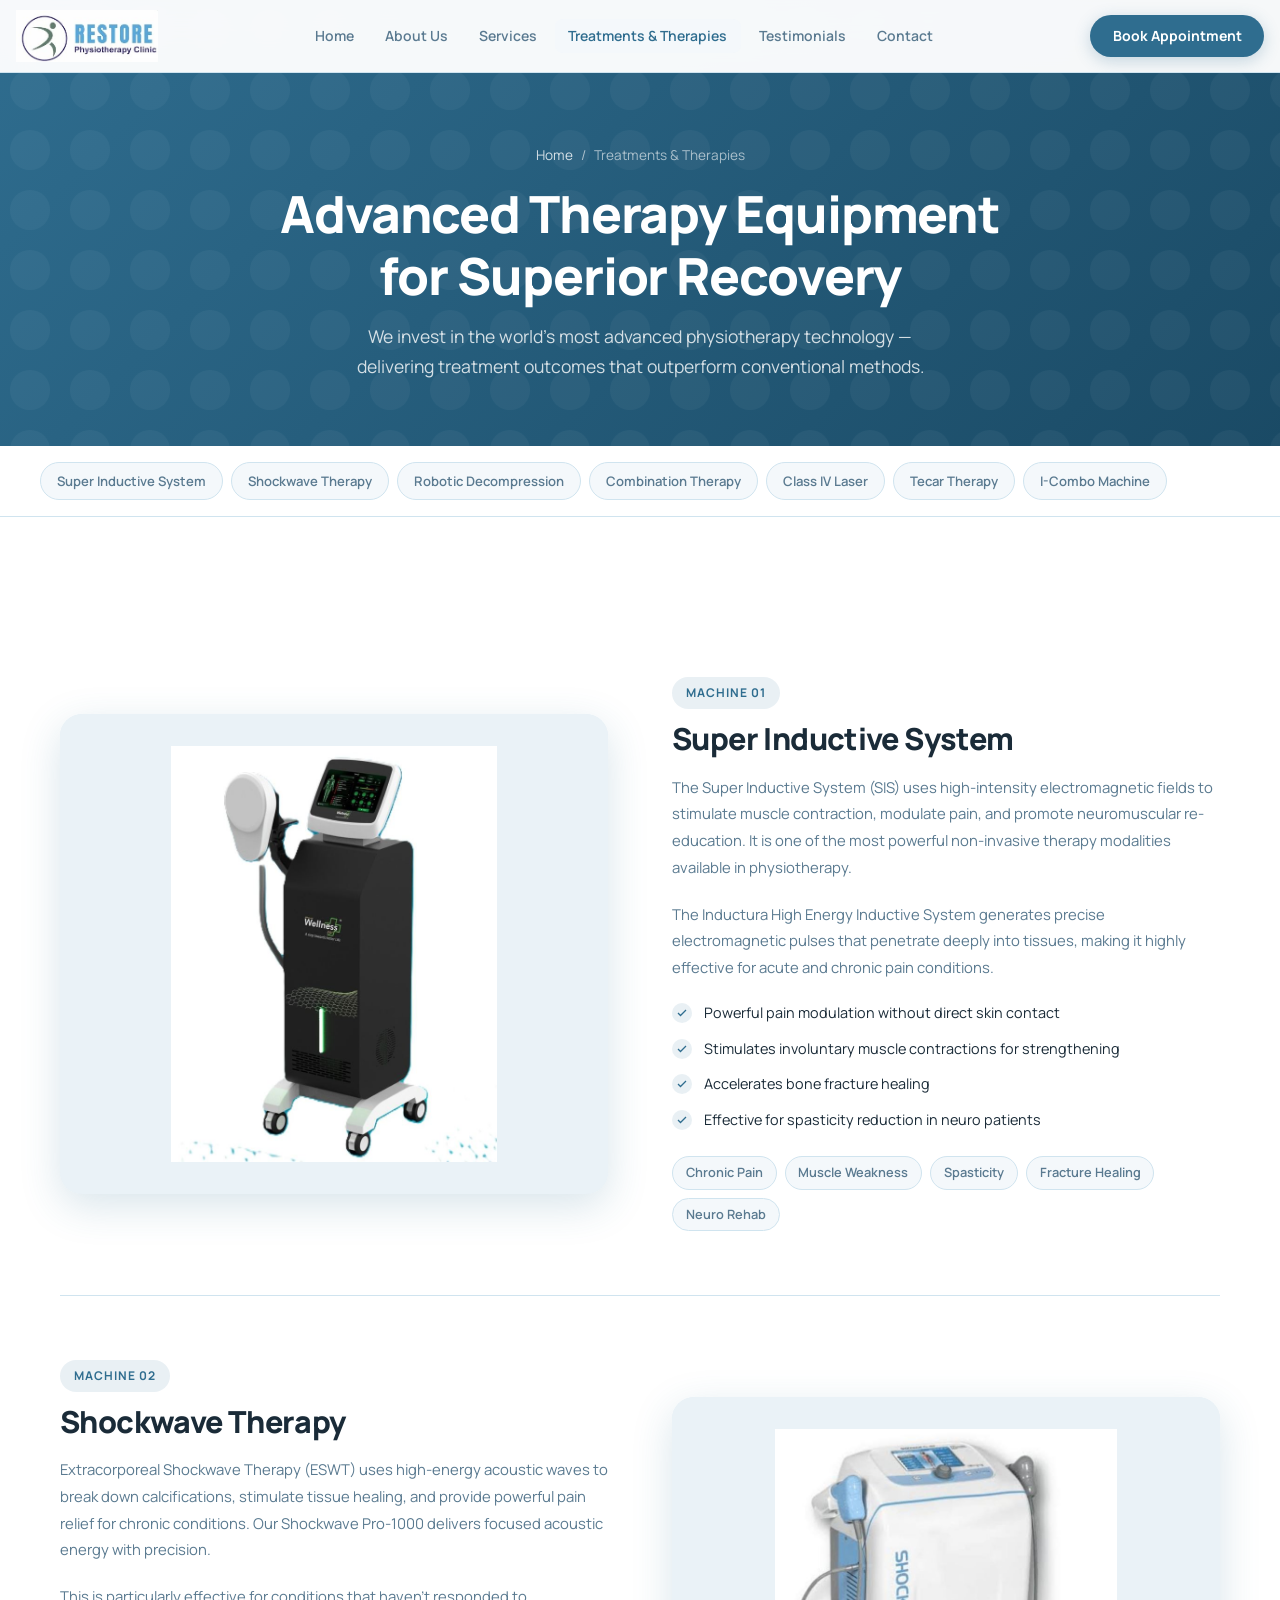
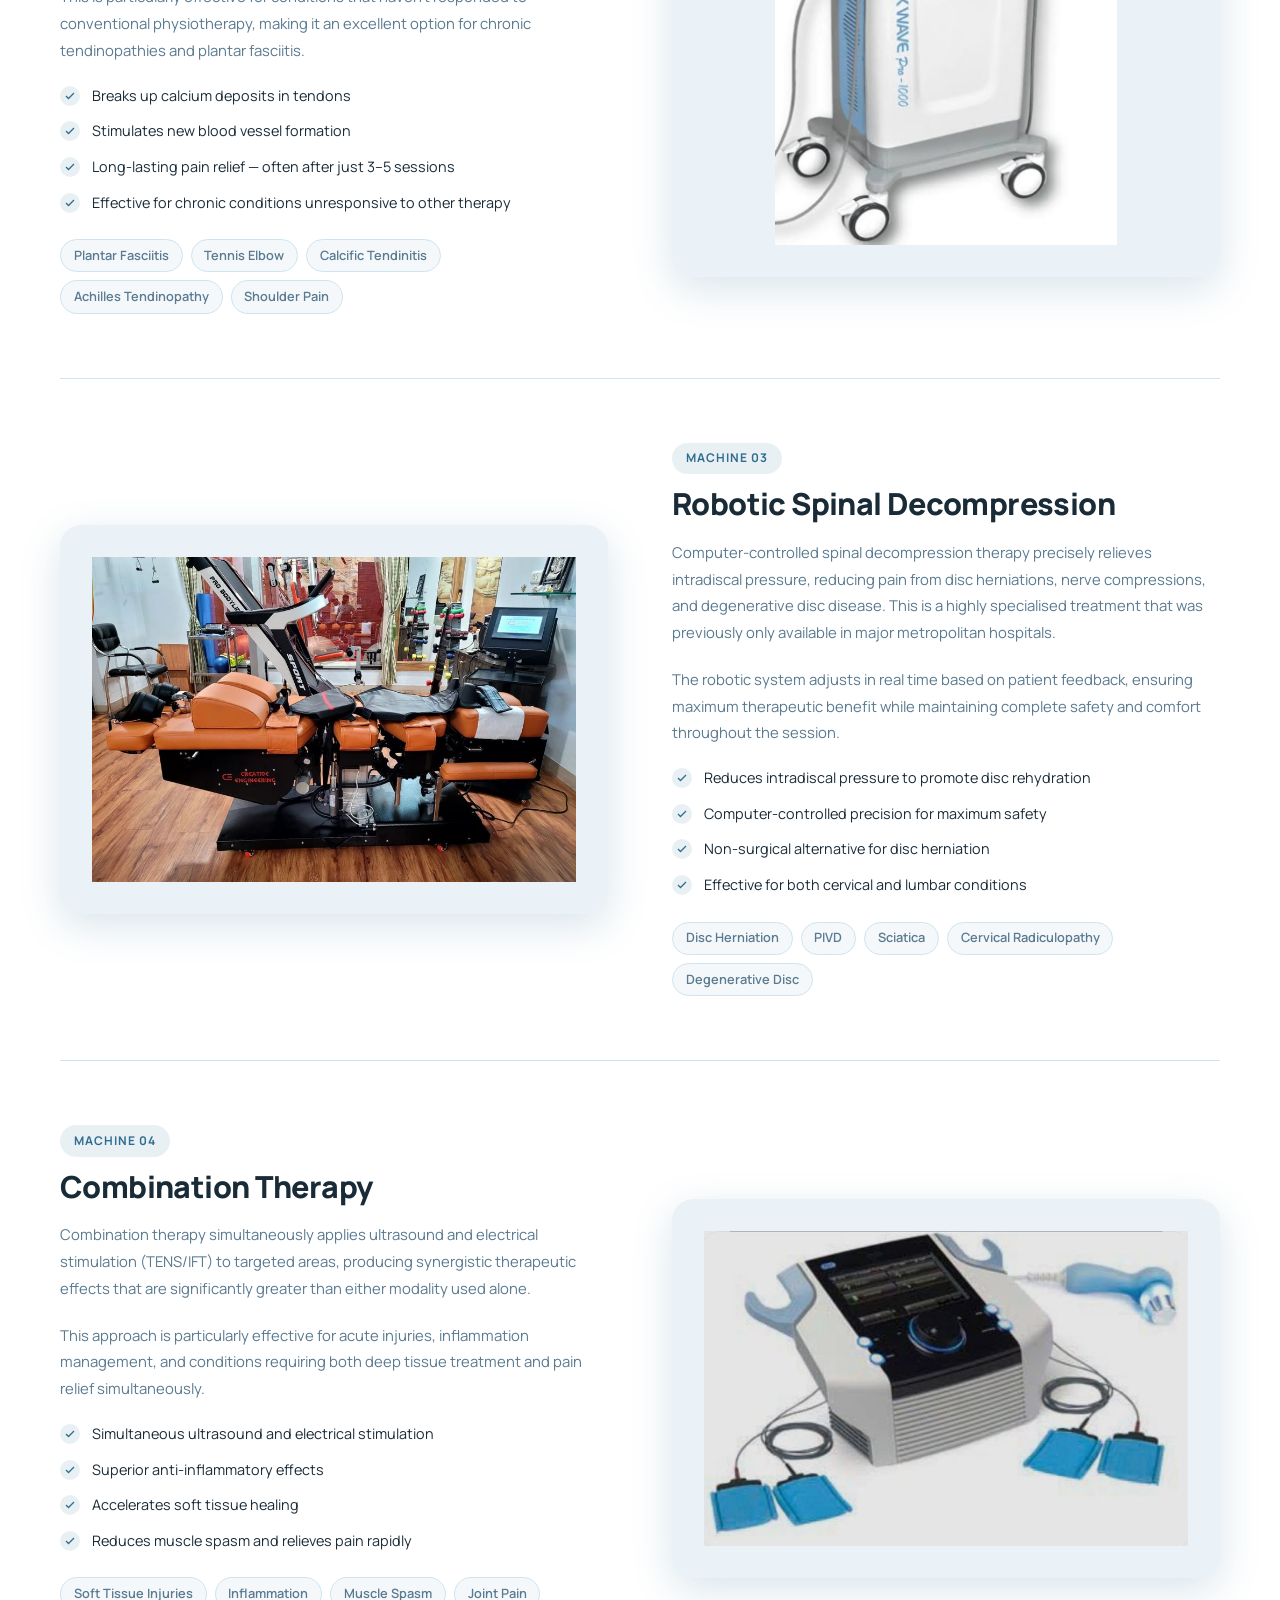
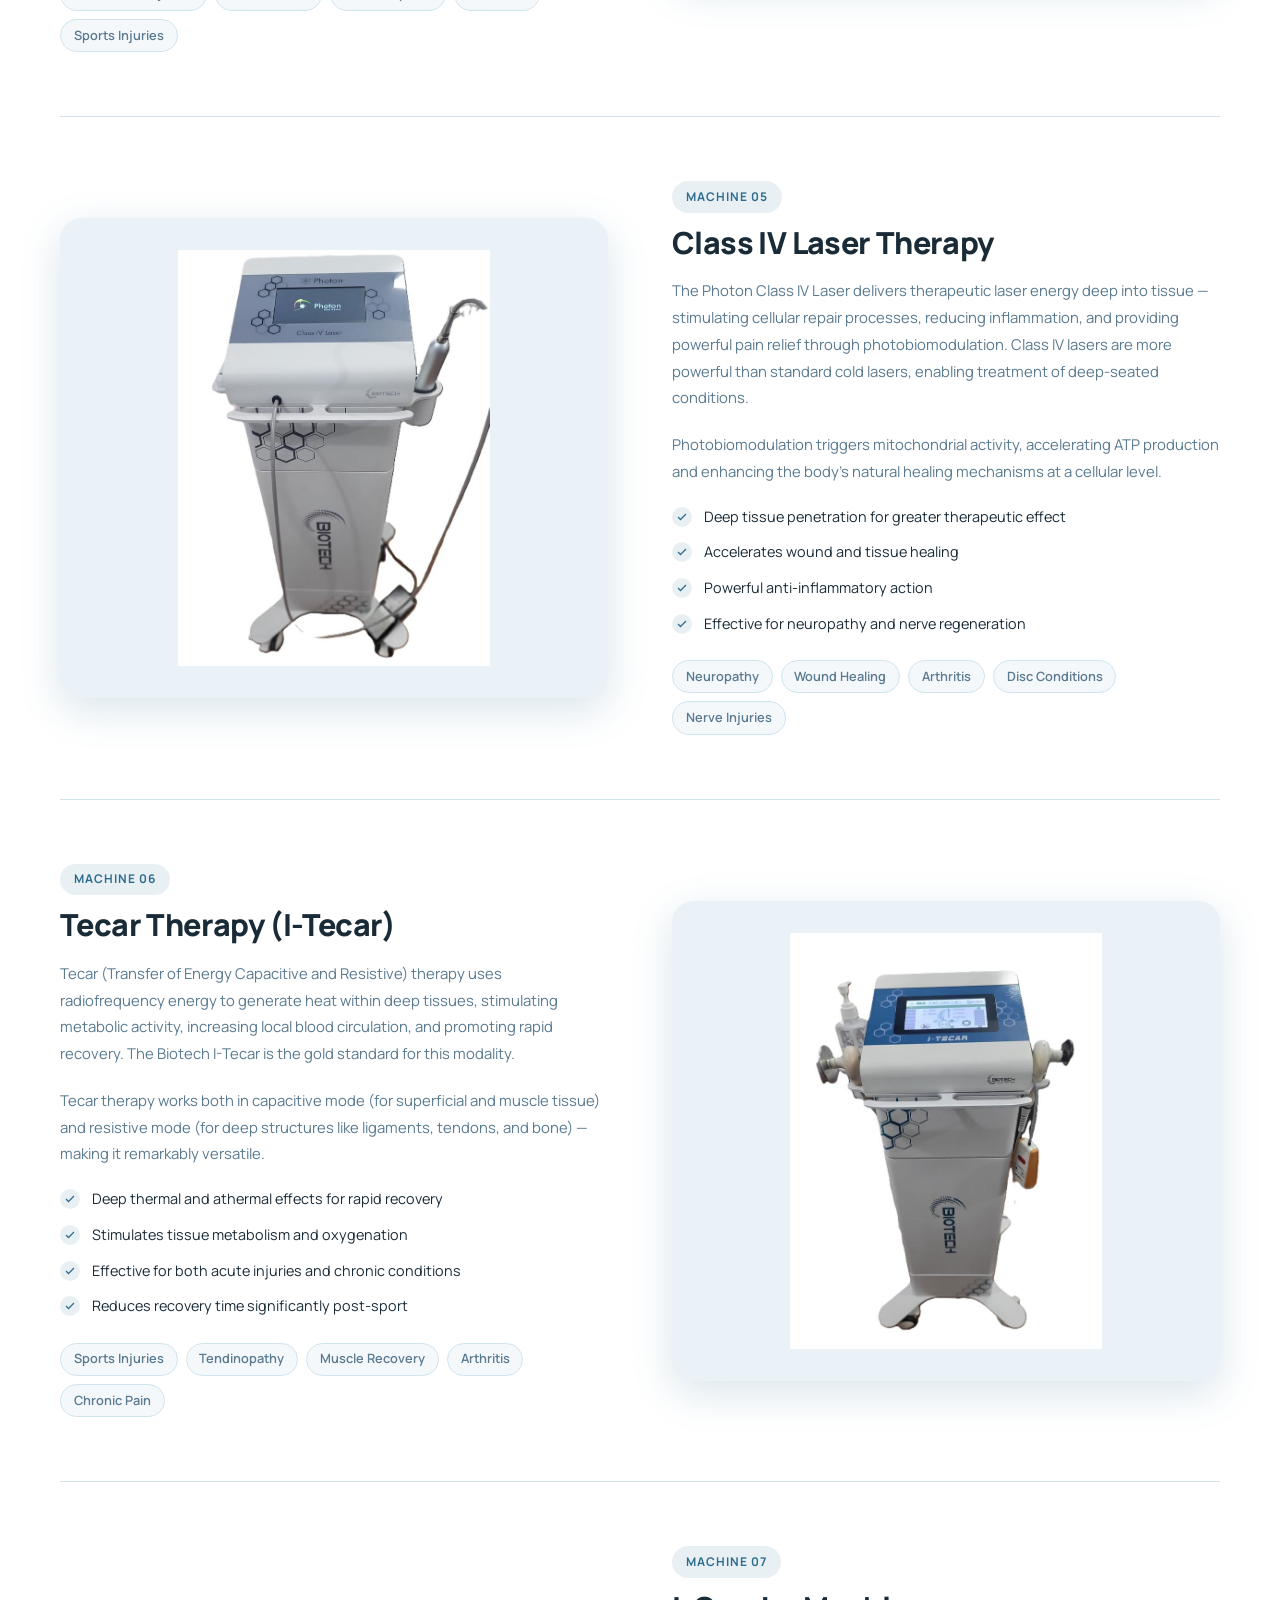
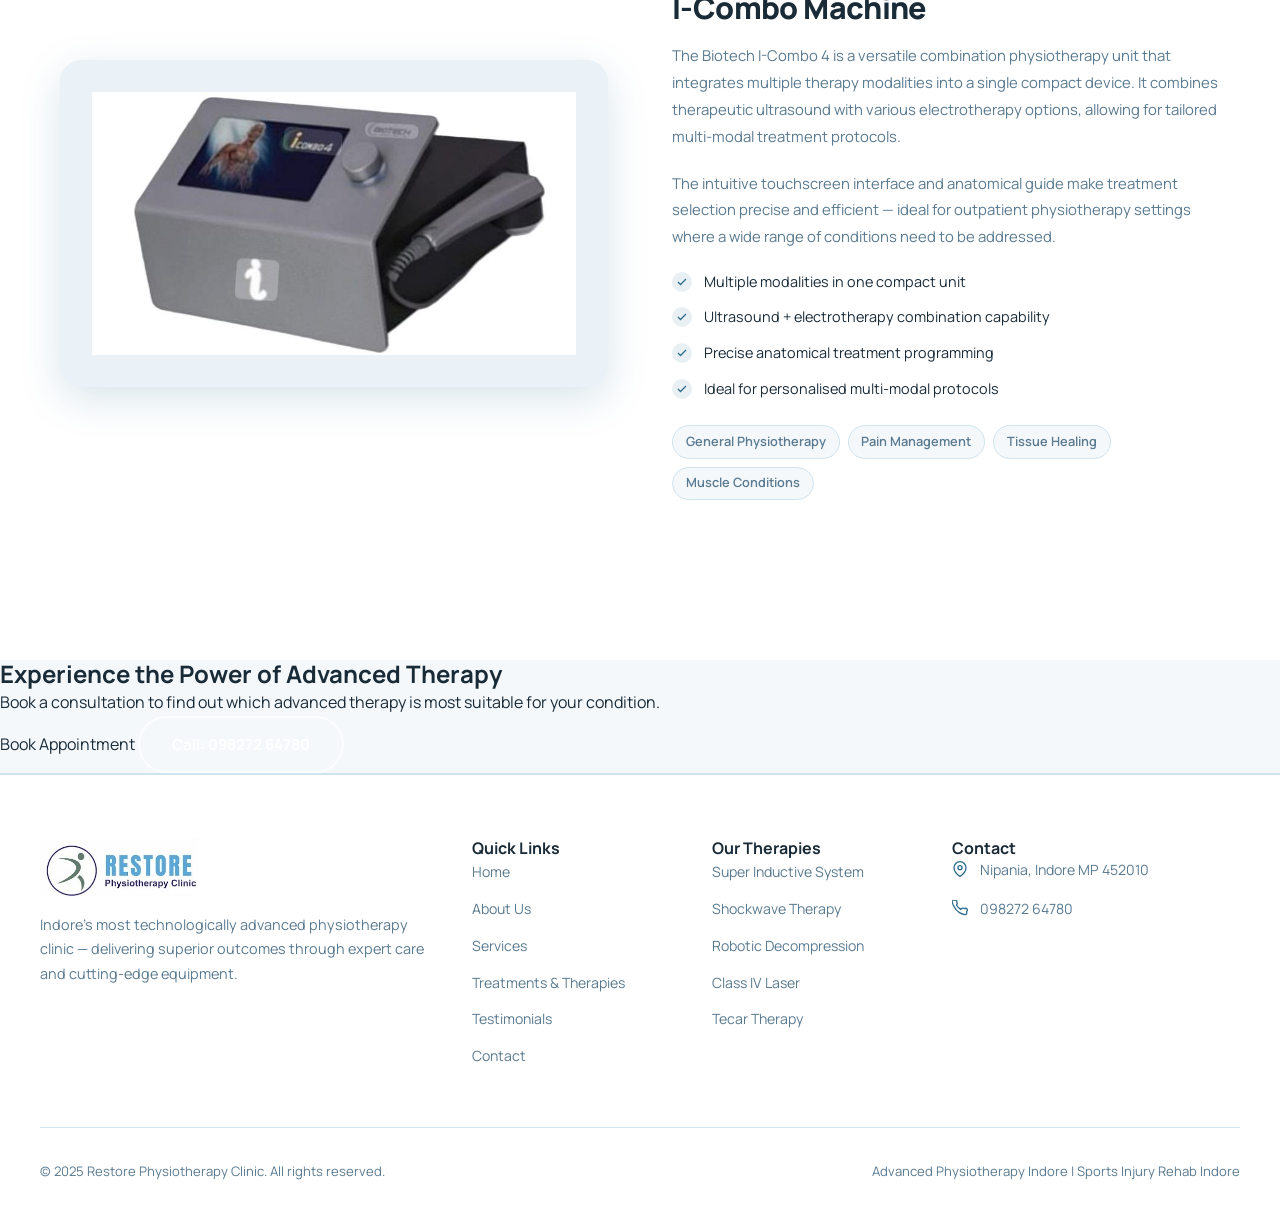
<file: therapies.html>
<!DOCTYPE html>
<html lang="en">
<head>
  <meta charset="UTF-8" />
  <meta name="viewport" content="width=device-width, initial-scale=1.0, maximum-scale=5.0, viewport-fit=cover" />
  <title>Treatments & Therapies | Restore Physiotherapy Clinic Indore</title>
  <meta name="description" content="Advanced physiotherapy therapies in Indore — Class IV Laser, Tecar Therapy, Shockwave, Robotic Spinal Decompression, Super Inductive System, Combination Therapy, I-Combo." />
  <link rel="preconnect" href="https://fonts.googleapis.com" />
  <link href="https://fonts.googleapis.com/css2?family=Manrope:wght@300;400;500;600;700;800&display=swap" rel="stylesheet" />
  <link rel="stylesheet" href="styles.css" />
  <style>
    /* THERAPIES PAGE */
    .therapy-item {
      display: grid;
      grid-template-columns: 1fr 1fr;
      gap: 4rem;
      align-items: center;
      padding: 4rem 0;
      border-bottom: 1px solid var(--border);
    }
    .therapy-item:last-child { border-bottom: none; }
    .therapy-item.reverse { direction: rtl; }
    .therapy-item.reverse > * { direction: ltr; }

    .therapy-img {
      border-radius: var(--radius-lg);
      overflow: hidden;
      box-shadow: var(--shadow-hover);
      background: var(--bg-alt);
    }
    .therapy-img img {
      width: 100%;
      height: 380px;
      object-fit: contain;
      background: var(--bg-alt);
      padding: 2rem;
      transition: transform 0.6s ease;
    }
    .therapy-item:hover .therapy-img img { transform: scale(1.04); }

    .therapy-badge {
      display: inline-flex;
      align-items: center;
      gap: 0.5rem;
      padding: 0.35rem 0.9rem;
      background: rgba(47,109,143,0.1);
      color: var(--primary);
      border-radius: 50px;
      font-size: 0.75rem;
      font-weight: 700;
      letter-spacing: 0.08em;
      text-transform: uppercase;
      margin-bottom: 0.75rem;
    }
    .therapy-content h2 {
      font-size: 1.9rem;
      font-weight: 800;
      margin-bottom: 1rem;
      letter-spacing: -0.02em;
    }
    .therapy-content p {
      font-size: 0.93rem;
      color: var(--text-muted);
      line-height: 1.8;
      margin-bottom: 1.25rem;
    }
    .therapy-benefits { list-style: none; margin-bottom: 1.5rem; }
    .therapy-benefits li {
      display: flex;
      align-items: flex-start;
      gap: 0.75rem;
      margin-bottom: 0.7rem;
      font-size: 0.9rem;
      color: var(--text);
    }
    .therapy-benefits li::before {
      content: '';
      width: 20px; height: 20px;
      background: rgba(47,109,143,0.1);
      border-radius: 50%;
      flex-shrink: 0;
      margin-top: 2px;
      background-image: url("data:image/svg+xml,%3Csvg xmlns='http://www.w3.org/2000/svg' viewBox='0 0 24 24' fill='none' stroke='%232F6D8F' stroke-width='2.5'%3E%3Cpolyline points='20 6 9 17 4 12'/%3E%3C/svg%3E");
      background-size: 12px;
      background-repeat: no-repeat;
      background-position: center;
    }
    .therapy-conditions {
      display: flex;
      flex-wrap: wrap;
      gap: 0.5rem;
      margin-top: 1.5rem;
    }
    .therapy-conditions span {
      padding: 0.3rem 0.8rem;
      background: var(--bg);
      border: 1px solid var(--border);
      border-radius: 50px;
      font-size: 0.8rem;
      font-weight: 600;
      color: var(--text-muted);
    }

    /* Quick nav pills */
    .therapy-nav {
      background: white;
      border-bottom: 1px solid var(--border);
      padding: 1rem 2rem;
      position: sticky;
      top: 72px;
      z-index: 100;
    }
    .therapy-nav-inner {
      max-width: 1200px;
      margin: 0 auto;
      display: flex;
      gap: 0.5rem;
      overflow-x: auto;
      scrollbar-width: none;
      -ms-overflow-style: none;
    }
    .therapy-nav-inner::-webkit-scrollbar { display: none; }
    .therapy-nav-pill {
      display: inline-flex;
      align-items: center;
      gap: 0.4rem;
      padding: 0.45rem 1rem;
      background: var(--bg);
      border: 1px solid var(--border);
      border-radius: 50px;
      font-size: 0.82rem;
      font-weight: 600;
      color: var(--text-muted);
      white-space: nowrap;
      cursor: pointer;
      text-decoration: none;
      transition: all var(--transition);
    }
    .therapy-nav-pill:hover {
      background: rgba(47,109,143,0.1);
      border-color: var(--primary);
      color: var(--primary);
    }

    @media (max-width: 900px) {
      .therapy-item,
      .therapy-item.reverse { grid-template-columns: 1fr; direction: ltr; gap: 2rem; }
      .therapy-img img { height: 280px; }
    }
  </style>
</head>
<body>

  <!-- NAVBAR -->
  <nav class="navbar">
    <div class="nav-inner">
      <a href="index.html" class="nav-logo">
        <img src="" data-img="logo" alt="Restore Physiotherapy Clinic Logo" class="nav-logo-img" />
      </a>
      <ul class="nav-links">
        <li><a href="index.html">Home</a></li>
        <li><a href="about.html">About Us</a></li>
        <li><a href="services.html">Services</a></li>
        <li><a href="therapies.html" class="active">Treatments &amp; Therapies</a></li>
        <li><a href="testimonials.html">Testimonials</a></li>
        <li><a href="contact.html">Contact</a></li>
      </ul>
      <a href="https://wa.me/919827264780?text=Hello%2C%20I%20would%20like%20to%20book%20an%20appointment%20at%20Restore%20Physiotherapy%20Clinic." target="_blank" rel="noopener" class="btn-book">Book Appointment</a>
      <button class="hamburger"><span></span><span></span><span></span></button>
    </div>
  </nav>
  <div class="mobile-menu">
    <ul>
      <li><a href="index.html">Home</a></li>
      <li><a href="about.html">About Us</a></li>
      <li><a href="services.html">Services</a></li>
      <li><a href="therapies.html">Treatments &amp; Therapies</a></li>
      <li><a href="testimonials.html">Testimonials</a></li>
      <li><a href="contact.html">Contact</a></li>
    </ul>
    <a href="https://wa.me/919827264780?text=Hello%2C%20I%20would%20like%20to%20book%20an%20appointment%20at%20Restore%20Physiotherapy%20Clinic." target="_blank" rel="noopener" class="btn-book">Book Appointment</a>
  </div>

  <!-- PAGE HERO -->
  <div class="page-hero">
    <div class="breadcrumb"><a href="index.html">Home</a> <span>/</span> Treatments &amp; Therapies</div>
    <h1>Advanced Therapy Equipment<br/>for Superior Recovery</h1>
    <p>We invest in the world's most advanced physiotherapy technology — delivering treatment outcomes that outperform conventional methods.</p>
  </div>

  <!-- QUICK NAV -->
  <div class="therapy-nav">
    <div class="therapy-nav-inner">
      <a href="#super-inductive" class="therapy-nav-pill">Super Inductive System</a>
      <a href="#shockwave" class="therapy-nav-pill">Shockwave Therapy</a>
      <a href="#robotic" class="therapy-nav-pill">Robotic Decompression</a>
      <a href="#combo" class="therapy-nav-pill">Combination Therapy</a>
      <a href="#laser" class="therapy-nav-pill">Class IV Laser</a>
      <a href="#tecar" class="therapy-nav-pill">Tecar Therapy</a>
      <a href="#icombo" class="therapy-nav-pill">I-Combo Machine</a>
    </div>
  </div>

  <!-- THERAPIES -->
  <section class="section section-alt">
    <div class="container">

      <!-- 1. Super Inductive System -->
      <div id="super-inductive" class="therapy-item fade-up">
        <div class="therapy-img">
          <img src="" data-img="super_inductive" alt="Super Inductive System - Inductura High Energy Inductive Therapy Indore" loading="lazy" />
        </div>
        <div class="therapy-content">
          <div class="therapy-badge">Machine 01</div>
          <h2>Super Inductive System</h2>
          <p>The Super Inductive System (SIS) uses high-intensity electromagnetic fields to stimulate muscle contraction, modulate pain, and promote neuromuscular re-education. It is one of the most powerful non-invasive therapy modalities available in physiotherapy.</p>
          <p>The Inductura High Energy Inductive System generates precise electromagnetic pulses that penetrate deeply into tissues, making it highly effective for acute and chronic pain conditions.</p>
          <ul class="therapy-benefits">
            <li>Powerful pain modulation without direct skin contact</li>
            <li>Stimulates involuntary muscle contractions for strengthening</li>
            <li>Accelerates bone fracture healing</li>
            <li>Effective for spasticity reduction in neuro patients</li>
          </ul>
          <div class="therapy-conditions">
            <span>Chronic Pain</span><span>Muscle Weakness</span><span>Spasticity</span><span>Fracture Healing</span><span>Neuro Rehab</span>
          </div>
        </div>
      </div>

      <!-- 2. Shockwave -->
      <div id="shockwave" class="therapy-item reverse fade-up">
        <div class="therapy-img">
          <img src="" data-img="shockwave" alt="Shockwave Therapy Machine - Pro 1000 Indore" loading="lazy" />
        </div>
        <div class="therapy-content">
          <div class="therapy-badge">Machine 02</div>
          <h2>Shockwave Therapy</h2>
          <p>Extracorporeal Shockwave Therapy (ESWT) uses high-energy acoustic waves to break down calcifications, stimulate tissue healing, and provide powerful pain relief for chronic conditions. Our Shockwave Pro-1000 delivers focused acoustic energy with precision.</p>
          <p>This is particularly effective for conditions that haven't responded to conventional physiotherapy, making it an excellent option for chronic tendinopathies and plantar fasciitis.</p>
          <ul class="therapy-benefits">
            <li>Breaks up calcium deposits in tendons</li>
            <li>Stimulates new blood vessel formation</li>
            <li>Long-lasting pain relief — often after just 3–5 sessions</li>
            <li>Effective for chronic conditions unresponsive to other therapy</li>
          </ul>
          <div class="therapy-conditions">
            <span>Plantar Fasciitis</span><span>Tennis Elbow</span><span>Calcific Tendinitis</span><span>Achilles Tendinopathy</span><span>Shoulder Pain</span>
          </div>
        </div>
      </div>

      <!-- 3. Robotic Spinal Decompression -->
      <div id="robotic" class="therapy-item fade-up">
        <div class="therapy-img">
          <img src="" data-img="robotic" alt="Robotic Spinal Decompression Machine Indore" loading="lazy" />
        </div>
        <div class="therapy-content">
          <div class="therapy-badge">Machine 03</div>
          <h2>Robotic Spinal Decompression</h2>
          <p>Computer-controlled spinal decompression therapy precisely relieves intradiscal pressure, reducing pain from disc herniations, nerve compressions, and degenerative disc disease. This is a highly specialised treatment that was previously only available in major metropolitan hospitals.</p>
          <p>The robotic system adjusts in real time based on patient feedback, ensuring maximum therapeutic benefit while maintaining complete safety and comfort throughout the session.</p>
          <ul class="therapy-benefits">
            <li>Reduces intradiscal pressure to promote disc rehydration</li>
            <li>Computer-controlled precision for maximum safety</li>
            <li>Non-surgical alternative for disc herniation</li>
            <li>Effective for both cervical and lumbar conditions</li>
          </ul>
          <div class="therapy-conditions">
            <span>Disc Herniation</span><span>PIVD</span><span>Sciatica</span><span>Cervical Radiculopathy</span><span>Degenerative Disc</span>
          </div>
        </div>
      </div>

      <!-- 4. Combination Therapy -->
      <div id="combo" class="therapy-item reverse fade-up">
        <div class="therapy-img">
          <img src="" data-img="combo" alt="Combination Therapy Machine - Ultrasound and TENS Indore" loading="lazy" />
        </div>
        <div class="therapy-content">
          <div class="therapy-badge">Machine 04</div>
          <h2>Combination Therapy</h2>
          <p>Combination therapy simultaneously applies ultrasound and electrical stimulation (TENS/IFT) to targeted areas, producing synergistic therapeutic effects that are significantly greater than either modality used alone.</p>
          <p>This approach is particularly effective for acute injuries, inflammation management, and conditions requiring both deep tissue treatment and pain relief simultaneously.</p>
          <ul class="therapy-benefits">
            <li>Simultaneous ultrasound and electrical stimulation</li>
            <li>Superior anti-inflammatory effects</li>
            <li>Accelerates soft tissue healing</li>
            <li>Reduces muscle spasm and relieves pain rapidly</li>
          </ul>
          <div class="therapy-conditions">
            <span>Soft Tissue Injuries</span><span>Inflammation</span><span>Muscle Spasm</span><span>Joint Pain</span><span>Sports Injuries</span>
          </div>
        </div>
      </div>

      <!-- 5. Class IV Laser -->
      <div id="laser" class="therapy-item fade-up">
        <div class="therapy-img">
          <img src="" data-img="laser" alt="Class IV Laser Therapy - Photon Biotech Indore" loading="lazy" />
        </div>
        <div class="therapy-content">
          <div class="therapy-badge">Machine 05</div>
          <h2>Class IV Laser Therapy</h2>
          <p>The Photon Class IV Laser delivers therapeutic laser energy deep into tissue — stimulating cellular repair processes, reducing inflammation, and providing powerful pain relief through photobiomodulation. Class IV lasers are more powerful than standard cold lasers, enabling treatment of deep-seated conditions.</p>
          <p>Photobiomodulation triggers mitochondrial activity, accelerating ATP production and enhancing the body's natural healing mechanisms at a cellular level.</p>
          <ul class="therapy-benefits">
            <li>Deep tissue penetration for greater therapeutic effect</li>
            <li>Accelerates wound and tissue healing</li>
            <li>Powerful anti-inflammatory action</li>
            <li>Effective for neuropathy and nerve regeneration</li>
          </ul>
          <div class="therapy-conditions">
            <span>Neuropathy</span><span>Wound Healing</span><span>Arthritis</span><span>Disc Conditions</span><span>Nerve Injuries</span>
          </div>
        </div>
      </div>

      <!-- 6. Tecar -->
      <div id="tecar" class="therapy-item reverse fade-up">
        <div class="therapy-img">
          <img src="" data-img="tecar" alt="I-Tecar Therapy Machine Biotech Indore" loading="lazy" />
        </div>
        <div class="therapy-content">
          <div class="therapy-badge">Machine 06</div>
          <h2>Tecar Therapy (I-Tecar)</h2>
          <p>Tecar (Transfer of Energy Capacitive and Resistive) therapy uses radiofrequency energy to generate heat within deep tissues, stimulating metabolic activity, increasing local blood circulation, and promoting rapid recovery. The Biotech I-Tecar is the gold standard for this modality.</p>
          <p>Tecar therapy works both in capacitive mode (for superficial and muscle tissue) and resistive mode (for deep structures like ligaments, tendons, and bone) — making it remarkably versatile.</p>
          <ul class="therapy-benefits">
            <li>Deep thermal and athermal effects for rapid recovery</li>
            <li>Stimulates tissue metabolism and oxygenation</li>
            <li>Effective for both acute injuries and chronic conditions</li>
            <li>Reduces recovery time significantly post-sport</li>
          </ul>
          <div class="therapy-conditions">
            <span>Sports Injuries</span><span>Tendinopathy</span><span>Muscle Recovery</span><span>Arthritis</span><span>Chronic Pain</span>
          </div>
        </div>
      </div>

      <!-- 7. I-Combo -->
      <div id="icombo" class="therapy-item fade-up">
        <div class="therapy-img">
          <img src="" data-img="icombo" alt="I-Combo 4 Machine Biotech Indore" loading="lazy" />
        </div>
        <div class="therapy-content">
          <div class="therapy-badge">Machine 07</div>
          <h2>I-Combo Machine</h2>
          <p>The Biotech I-Combo 4 is a versatile combination physiotherapy unit that integrates multiple therapy modalities into a single compact device. It combines therapeutic ultrasound with various electrotherapy options, allowing for tailored multi-modal treatment protocols.</p>
          <p>The intuitive touchscreen interface and anatomical guide make treatment selection precise and efficient — ideal for outpatient physiotherapy settings where a wide range of conditions need to be addressed.</p>
          <ul class="therapy-benefits">
            <li>Multiple modalities in one compact unit</li>
            <li>Ultrasound + electrotherapy combination capability</li>
            <li>Precise anatomical treatment programming</li>
            <li>Ideal for personalised multi-modal protocols</li>
          </ul>
          <div class="therapy-conditions">
            <span>General Physiotherapy</span><span>Pain Management</span><span>Tissue Healing</span><span>Muscle Conditions</span>
          </div>
        </div>
      </div>

    </div>
  </section>

  <!-- CTA -->
  <section class="cta-section">
    <h2 class="fade-up">Experience the Power of Advanced Therapy</h2>
    <p class="fade-up fade-up-delay-1">Book a consultation to find out which advanced therapy is most suitable for your condition.</p>
    <div class="cta-btns fade-up fade-up-delay-2">
      <a href="https://wa.me/919827264780?text=Hello%2C%20I%20would%20like%20to%20book%20an%20appointment%20at%20Restore%20Physiotherapy%20Clinic." target="_blank" rel="noopener" class="btn-white">Book Appointment</a>
      <a href="tel:09827264780" class="btn-outline">Call: 098272 64780</a>
    </div>
  </section>

  <!-- FOOTER -->
  <footer>
    <div class="footer-inner">
      <div class="footer-grid">
        <div>
          <div class="footer-logo"><img src="" data-img="logo" alt="Restore Physiotherapy Clinic" class="footer-logo-img" /></div>
          <p class="footer-tagline">Indore's most technologically advanced physiotherapy clinic — delivering superior outcomes through expert care and cutting-edge equipment.</p>
        </div>
        <div>
          <h4>Quick Links</h4>
          <ul class="footer-links">
            <li><a href="index.html">Home</a></li>
            <li><a href="about.html">About Us</a></li>
            <li><a href="services.html">Services</a></li>
            <li><a href="therapies.html">Treatments &amp; Therapies</a></li>
            <li><a href="testimonials.html">Testimonials</a></li>
            <li><a href="contact.html">Contact</a></li>
          </ul>
        </div>
        <div>
          <h4>Our Therapies</h4>
          <ul class="footer-links">
            <li><a href="#super-inductive">Super Inductive System</a></li>
            <li><a href="#shockwave">Shockwave Therapy</a></li>
            <li><a href="#robotic">Robotic Decompression</a></li>
            <li><a href="#laser">Class IV Laser</a></li>
            <li><a href="#tecar">Tecar Therapy</a></li>
          </ul>
        </div>
        <div>
          <h4>Contact</h4>
          <div class="footer-contact-item">
            <svg width="16" height="16" viewBox="0 0 24 24" fill="none" stroke="currentColor" stroke-width="2"><path d="M21 10c0 7-9 13-9 13s-9-6-9-13a9 9 0 0118 0z"/><circle cx="12" cy="10" r="3"/></svg>
            <span>Nipania, Indore MP 452010</span>
          </div>
          <div class="footer-contact-item">
            <svg width="16" height="16" viewBox="0 0 24 24" fill="none" stroke="currentColor" stroke-width="2"><path d="M22 16.92v3a2 2 0 01-2.18 2 19.79 19.79 0 01-8.63-3.07A19.5 19.5 0 013.07 9.8 19.79 19.79 0 010 1.17 2 2 0 012 0h3a2 2 0 012 1.72 12.05 12.05 0 00.7 2.81 2 2 0 01-.45 2.11L6.91 7.85a16 16 0 006.15 6.15l1.27-1.27a2 2 0 012.11-.45 12.05 12.05 0 002.81.7A2 2 0 0122 16.92z"/></svg>
            <span>098272 64780</span>
          </div>
        </div>
      </div>
      <div class="footer-bottom">
        <span>&copy; 2025 Restore Physiotherapy Clinic. All rights reserved.</span>
        <span>Advanced Physiotherapy Indore | Sports Injury Rehab Indore</span>
      </div>
    </div>
  </footer>

  <script src="images.js"></script>
  <script src="main.js"></script>
</body>
</html>
</file>
<file: styles.css>
/* ============================================
   RESTORE PHYSIOTHERAPY CLINIC — Global Styles
   ============================================ */

@import url('https://fonts.googleapis.com/css2?family=Manrope:wght@300;400;500;600;700;800&family=DM+Serif+Display:ital@0;1&display=swap');

:root {
  --primary: #2F6D8F;
  --primary-dark: #1e5070;
  --soft-blue: #6FA9C6;
  --light-blue: #b8d8ea;
  --white: #FFFFFF;
  --bg: #F4F8FB;
  --bg-alt: #eaf2f7;
  --text: #1a2b38;
  --text-muted: #5a7a90;
  --border: #d0e4ef;
  --shadow: 0 4px 32px rgba(47,109,143,0.10);
  --shadow-hover: 0 12px 40px rgba(47,109,143,0.18);
  --radius: 14px;
  --radius-lg: 22px;
  --transition: 0.35s cubic-bezier(0.4,0,0.2,1);
}

*, *::before, *::after { box-sizing: border-box; margin: 0; padding: 0; }

html { scroll-behavior: smooth; font-size: 16px; }

body {
  font-family: 'Manrope', sans-serif;
  background: var(--bg);
  color: var(--text);
  line-height: 1.7;
  overflow-x: hidden;
}

h1,h2,h3,h4,h5 {
  font-family: 'Manrope', sans-serif;
  font-weight: 700;
  line-height: 1.2;
  color: var(--text);
}

a { text-decoration: none; color: inherit; }
img { max-width: 100%; display: block; }

/* ── NAVBAR ── */
.navbar {
  position: fixed;
  top: 0; left: 0; right: 0;
  z-index: 1000;
  background: rgba(255,255,255,0.96);
  backdrop-filter: blur(16px);
  border-bottom: 1px solid var(--border);
  transition: box-shadow var(--transition);
}
.navbar.scrolled { box-shadow: 0 4px 24px rgba(47,109,143,0.12); }

.nav-inner {
  max-width: 1280px;
  margin: 0 auto;
  padding: 0 2rem;
  height: 72px;
  display: flex;
  align-items: center;
  justify-content: space-between;
  gap: 2rem;
}

.nav-logo {
  display: flex;
  align-items: center;
  gap: 0.75rem;
  flex-shrink: 0;
}
.nav-logo-icon {
  width: 42px; height: 42px;
  background: var(--primary);
  border-radius: 10px;
  display: flex; align-items: center; justify-content: center;
}
.nav-logo-icon svg { width: 24px; height: 24px; fill: white; }
.nav-logo-text { display: flex; flex-direction: column; }
.nav-logo-text strong {
  font-size: 1.05rem;
  font-weight: 800;
  color: var(--primary);
  letter-spacing: -0.02em;
  line-height: 1;
}
.nav-logo-text span {
  font-size: 0.65rem;
  color: var(--text-muted);
  font-weight: 500;
  letter-spacing: 0.08em;
  text-transform: uppercase;
}

.nav-links {
  display: flex;
  align-items: center;
  gap: 0.25rem;
  list-style: none;
}
.nav-links a {
  padding: 0.45rem 0.85rem;
  font-size: 0.875rem;
  font-weight: 600;
  color: var(--text-muted);
  border-radius: 8px;
  transition: color var(--transition), background var(--transition);
  white-space: nowrap;
}
.nav-links a:hover,
.nav-links a.active {
  color: var(--primary);
  background: var(--bg);
}

.btn-book {
  display: inline-flex;
  align-items: center;
  gap: 0.5rem;
  padding: 0.6rem 1.4rem;
  background: var(--primary);
  color: white;
  border-radius: 50px;
  font-size: 0.875rem;
  font-weight: 700;
  white-space: nowrap;
  transition: background var(--transition), transform var(--transition), box-shadow var(--transition);
  box-shadow: 0 4px 16px rgba(47,109,143,0.25);
}
.btn-book:hover {
  background: var(--primary-dark);
  transform: translateY(-1px);
  box-shadow: 0 8px 24px rgba(47,109,143,0.35);
}

.hamburger {
  display: none;
  flex-direction: column;
  gap: 5px;
  cursor: pointer;
  padding: 8px;
  border: none;
  background: none;
}
.hamburger span {
  display: block;
  width: 24px;
  height: 2px;
  background: var(--text);
  border-radius: 2px;
  transition: var(--transition);
}

/* Mobile nav */
.mobile-menu {
  display: none;
  position: fixed;
  top: 72px;
  left: 0; right: 0;
  background: white;
  border-bottom: 1px solid var(--border);
  padding: 1.5rem 2rem;
  z-index: 999;
  box-shadow: 0 8px 24px rgba(0,0,0,0.08);
}
.mobile-menu.open { display: block; }
.mobile-menu ul { list-style: none; }
.mobile-menu ul li { border-bottom: 1px solid var(--border); }
.mobile-menu ul li:last-child { border: none; }
.mobile-menu ul a {
  display: block;
  padding: 0.9rem 0;
  font-weight: 600;
  color: var(--text);
  font-size: 0.95rem;
}
.mobile-menu .btn-book { margin-top: 1rem; width: 100%; justify-content: center; }

/* ── BUTTONS ── */
.btn-primary {
  display: inline-flex;
  align-items: center;
  gap: 0.5rem;
  padding: 0.85rem 2rem;
  background: var(--primary);
  color: white;
  border-radius: 50px;
  font-size: 0.95rem;
  font-weight: 700;
  transition: all var(--transition);
  box-shadow: 0 4px 16px rgba(47,109,143,0.28);
  border: none;
  cursor: pointer;
}
.btn-primary:hover {
  background: var(--primary-dark);
  transform: translateY(-2px);
  box-shadow: 0 8px 28px rgba(47,109,143,0.38);
}

.btn-outline {
  display: inline-flex;
  align-items: center;
  gap: 0.5rem;
  padding: 0.85rem 2rem;
  background: transparent;
  color: white;
  border-radius: 50px;
  font-size: 0.95rem;
  font-weight: 700;
  border: 2px solid rgba(255,255,255,0.7);
  transition: all var(--transition);
  cursor: pointer;
}
.btn-outline:hover {
  background: rgba(255,255,255,0.12);
  border-color: white;
}

/* ── SECTION LAYOUT ── */
.section { padding: 6rem 2rem; }
.section-alt { background: var(--white); }
.section-dark { background: var(--primary); color: white; }

.container {
  max-width: 1200px;
  margin: 0 auto;
}

.section-label {
  display: inline-flex;
  align-items: center;
  gap: 0.5rem;
  padding: 0.4rem 1rem;
  background: rgba(47,109,143,0.1);
  color: var(--primary);
  border-radius: 50px;
  font-size: 0.78rem;
  font-weight: 700;
  letter-spacing: 0.1em;
  text-transform: uppercase;
  margin-bottom: 1rem;
}
.section-dark .section-label {
  background: rgba(255,255,255,0.15);
  color: rgba(255,255,255,0.9);
}

.section-title {
  font-size: clamp(1.8rem, 4vw, 2.8rem);
  font-weight: 800;
  color: var(--text);
  margin-bottom: 1rem;
  letter-spacing: -0.02em;
}
.section-dark .section-title { color: white; }

.section-sub {
  font-size: 1.05rem;
  color: var(--text-muted);
  max-width: 600px;
  line-height: 1.8;
}
.section-dark .section-sub { color: rgba(255,255,255,0.8); }

.section-header { margin-bottom: 3.5rem; }
.section-header.centered { text-align: center; }
.section-header.centered .section-sub { margin: 0 auto; }

/* ── CARD ── */
.card {
  background: white;
  border-radius: var(--radius-lg);
  border: 1px solid var(--border);
  padding: 2rem;
  transition: transform var(--transition), box-shadow var(--transition);
}
.card:hover {
  transform: translateY(-6px);
  box-shadow: var(--shadow-hover);
}

/* ── FOOTER ── */
footer {
  background: #ffffff;
  color: #2a3f50;
  padding: 4rem 2rem 2rem;
  border-top: 2px solid var(--border);
}
.footer-inner {
  max-width: 1200px;
  margin: 0 auto;
}
.footer-grid {
  display: grid;
  grid-template-columns: 2fr 1fr 1fr 1.5fr;
  gap: 3rem;
  padding-bottom: 3rem;
  border-bottom: 1px solid var(--border);
}
.footer-logo strong { font-size: 1.3rem; color: var(--primary); font-weight: 800; }
.footer-logo span { font-size: 0.75rem; color: var(--text-muted); letter-spacing: 0.08em; text-transform: uppercase; }
.footer-tagline { font-size: 0.9rem; margin-top: 1rem; line-height: 1.7; color: var(--text-muted); }
.footer-col h4 { font-size: 0.85rem; font-weight: 700; color: var(--text); letter-spacing: 0.1em; text-transform: uppercase; margin-bottom: 1.2rem; }
.footer-links { list-style: none; }
.footer-links li { margin-bottom: 0.6rem; }
.footer-links a { font-size: 0.88rem; color: var(--text-muted); transition: color var(--transition); }
.footer-links a:hover { color: var(--primary); }
.footer-contact-item { display: flex; gap: 0.75rem; margin-bottom: 0.9rem; font-size: 0.88rem; color: var(--text-muted); }
.footer-contact-item svg { flex-shrink: 0; color: var(--primary); margin-top: 3px; }
.footer-contact-item span { color: var(--text-muted); }
.footer-bottom {
  display: flex;
  justify-content: space-between;
  align-items: center;
  padding-top: 2rem;
  font-size: 0.82rem;
  color: var(--text-muted);
  flex-wrap: wrap;
  gap: 1rem;
}

/* ── ANIMATIONS ── */
.fade-up {
  opacity: 0;
  transform: translateY(30px);
  transition: opacity 0.7s cubic-bezier(0.4,0,0.2,1),
              transform 0.7s cubic-bezier(0.4,0,0.2,1);
}
.fade-up.visible {
  opacity: 1;
  transform: none;
}
.fade-up-delay-1 { transition-delay: 0.1s; }
.fade-up-delay-2 { transition-delay: 0.2s; }
.fade-up-delay-3 { transition-delay: 0.3s; }
.fade-up-delay-4 { transition-delay: 0.4s; }

/* ── PAGE HERO (internal pages) ── */
.page-hero {
  padding: 9rem 2rem 4rem;
  background: linear-gradient(135deg, var(--primary) 0%, #1a4a65 100%);
  text-align: center;
  color: white;
  position: relative;
  overflow: hidden;
}
.page-hero::before {
  content: '';
  position: absolute;
  inset: 0;
  background: url("data:image/svg+xml,%3Csvg width='60' height='60' viewBox='0 0 60 60' xmlns='http://www.w3.org/2000/svg'%3E%3Cg fill='none' fill-rule='evenodd'%3E%3Cg fill='%23ffffff' fill-opacity='0.04'%3E%3Ccircle cx='30' cy='30' r='20'/%3E%3C/g%3E%3C/g%3E%3C/svg%3E");
}
.page-hero h1 {
  font-size: clamp(2rem, 5vw, 3.2rem);
  font-weight: 800;
  color: white;
  position: relative;
  z-index: 1;
  letter-spacing: -0.02em;
}
.page-hero p {
  font-size: 1.1rem;
  color: rgba(255,255,255,0.8);
  margin-top: 1rem;
  position: relative;
  z-index: 1;
  max-width: 600px;
  margin-left: auto;
  margin-right: auto;
}
.breadcrumb {
  display: flex;
  align-items: center;
  justify-content: center;
  gap: 0.5rem;
  font-size: 0.85rem;
  color: rgba(255,255,255,0.6);
  margin-bottom: 1rem;
  position: relative;
  z-index: 1;
}
.breadcrumb a { color: rgba(255,255,255,0.8); }
.breadcrumb a:hover { color: white; }

/* ── STAT CARDS ── */
.stat-card {
  text-align: center;
  padding: 2.5rem 2rem;
  background: white;
  border-radius: var(--radius-lg);
  border: 1px solid var(--border);
  transition: all var(--transition);
}
.stat-card:hover { transform: translateY(-5px); box-shadow: var(--shadow-hover); }
.stat-number {
  font-size: 3rem;
  font-weight: 800;
  color: var(--primary);
  line-height: 1;
}
.stat-label {
  font-size: 0.9rem;
  color: var(--text-muted);
  font-weight: 600;
  margin-top: 0.5rem;
}

/* ── RESPONSIVE ── */
@media (max-width: 1024px) {
  .footer-grid { grid-template-columns: 1fr 1fr; }
}

@media (max-width: 768px) {
  .nav-links, .btn-book { display: none; }
  .hamburger { display: flex; }
  .footer-grid { grid-template-columns: 1fr; gap: 2rem; }
  .section { padding: 4rem 1.25rem; }
}

@media (max-width: 480px) {
  .section { padding: 3rem 1rem; }
}

/* ── LOGO IMAGES ── */
.nav-logo-img {
  height: 52px;
  width: auto;
  max-width: 220px;
  object-fit: contain;
  display: block;
}
.footer-logo-img {
  height: 58px;
  width: auto;
  max-width: 240px;
  object-fit: contain;
  display: block;
}

/* ── FULL IMAGE — NO CROPPING RULES ── */

/* Equipment cards on home page */
.equip-card img {
  width: 100%;
  height: auto !important;
  min-height: 180px;
  object-fit: contain !important;
  background: #f8fafc;
  padding: 1.5rem;
}

/* Therapy page machine images */
.therapy-img {
  background: #f4f8fb;
  display: flex;
  align-items: center;
  justify-content: center;
  border-radius: var(--radius-lg);
  overflow: hidden;
  box-shadow: var(--shadow-hover);
  padding: 0;
}
.therapy-img img {
  width: 100%;
  height: auto !important;
  max-height: 480px;
  object-fit: contain !important;
  background: #f4f8fb;
  padding: 2.5rem;
  display: block;
}

/* About page / why-us hospital image */
.why-us-img img {
  width: 100%;
  height: 480px;
  object-fit: cover !important;  /* building photo — cover is fine */
  object-position: center;
}

.about-intro-img img {
  width: 100%;
  height: auto !important;
  max-height: 520px;
  object-fit: cover;
  object-position: center;
}

/* Doctor cards — show full portrait */
.doctor-img-wrap {
  height: auto !important;
  min-height: 300px;
  background: #f0f5f8;
  display: flex;
  align-items: flex-start;
  justify-content: center;
  overflow: hidden;
}
.doctor-img-wrap img {
  width: 100%;
  height: auto !important;
  max-height: 520px;
  object-fit: contain !important;
  object-position: top center;
  background: #f0f5f8;
}

/* Equipment card body — make sure card doesn't clip */
.equip-card {
  overflow: visible;
  background: white;
  border: 1px solid var(--border);
  border-radius: var(--radius-lg);
  overflow: hidden;
  transition: all var(--transition);
}

/* ============================================================
   MOBILE FIX — prevents all horizontal overflow & wobble
   ============================================================ */

/* 1. Hard-stop any horizontal scroll on every element */
html, body {
  overflow-x: hidden !important;
  width: 100%;
  max-width: 100%;
}

/* 2. All containers must not exceed viewport */
*, *::before, *::after {
  box-sizing: border-box;
  max-width: 100%;
}

/* 3. Lock the page container */
.container {
  width: 100%;
  max-width: 1200px;
  margin: 0 auto;
  padding: 0 1rem;
  box-sizing: border-box;
}

/* 4. Nav inner must not overflow */
.nav-inner {
  max-width: 1280px;
  width: 100%;
  padding: 0 1rem;
  overflow: visible;
}

/* 5. Fix hero content padding on mobile (6vw causes issues) */
@media (max-width: 768px) {
  .hero-content {
    padding: 1.5rem !important;
    max-width: 100% !important;
    width: 100% !important;
  }
  .hero-title {
    font-size: clamp(1.6rem, 6vw, 2.4rem) !important;
  }
  .hero-sub {
    font-size: 0.92rem !important;
    max-width: 100% !important;
  }
  .hero-btns {
    flex-direction: column !important;
    gap: 0.75rem !important;
  }
  .hero-btns a {
    width: 100%;
    justify-content: center;
    text-align: center;
  }
}

/* 6. Stats grid mobile */
@media (max-width: 768px) {
  .stats-grid {
    grid-template-columns: 1fr 1fr !important;
    gap: 0.75rem !important;
  }
  .stat-divider { display: none !important; }
  .stat-item { padding: 0.75rem 0.5rem !important; }
  .stat-item .num { font-size: 1.8rem !important; }
}

/* 7. Services grid mobile */
@media (max-width: 768px) {
  .services-grid {
    grid-template-columns: 1fr !important;
    gap: 1rem !important;
  }
}

/* 8. Why-us layout mobile */
@media (max-width: 900px) {
  .why-us-layout {
    grid-template-columns: 1fr !important;
    gap: 2rem !important;
  }
  .why-us-img img {
    height: 260px !important;
  }
}

/* 9. Equipment strip mobile */
@media (max-width: 768px) {
  .equipment-strip {
    grid-template-columns: 1fr 1fr !important;
    gap: 1rem !important;
  }
}
@media (max-width: 480px) {
  .equipment-strip {
    grid-template-columns: 1fr !important;
  }
}

/* 10. Techniques grid mobile */
@media (max-width: 768px) {
  .techniques-grid {
    grid-template-columns: 1fr !important;
    gap: 1.25rem !important;
  }
}

/* 11. Footer grid mobile */
@media (max-width: 768px) {
  .footer-grid {
    grid-template-columns: 1fr !important;
    gap: 1.75rem !important;
  }
  .footer-bottom {
    flex-direction: column !important;
    text-align: center !important;
    gap: 0.5rem !important;
  }
}

/* 12. Sections padding on mobile */
@media (max-width: 768px) {
  .section { padding: 3rem 1rem !important; }
  .section-header { margin-bottom: 2rem !important; }
  .section-title { font-size: clamp(1.5rem, 5vw, 2rem) !important; }
  .cta-section { padding: 3.5rem 1rem !important; }
  .cta-section h2 { font-size: 1.6rem !important; }
  .cta-btns {
    flex-direction: column !important;
    align-items: center !important;
  }
}

/* 13. Page hero mobile */
@media (max-width: 768px) {
  .page-hero {
    padding: 7rem 1.25rem 3rem !important;
  }
  .page-hero h1 { font-size: clamp(1.6rem, 6vw, 2.2rem) !important; }
}

/* 14. Stat cards grid on about page */
@media (max-width: 768px) {
  div[style*="grid-template-columns:1fr 1fr"] {
    grid-template-columns: 1fr 1fr !important;
    gap: 0.75rem !important;
  }
  .stat-card { padding: 1.5rem 1rem !important; }
  .stat-number { font-size: 2.2rem !important; }
}

/* 15. About intro mobile */
@media (max-width: 900px) {
  .about-intro {
    grid-template-columns: 1fr !important;
    gap: 2rem !important;
  }
  .about-values {
    grid-template-columns: 1fr 1fr !important;
  }
}
@media (max-width: 540px) {
  .about-values {
    grid-template-columns: 1fr !important;
  }
}

/* 16. Doctor cards mobile */
@media (max-width: 900px) {
  .doctors-grid {
    grid-template-columns: 1fr !important;
  }
}

/* 17. Therapy items (alternating layout) mobile */
@media (max-width: 900px) {
  .therapy-item,
  .therapy-item.reverse {
    grid-template-columns: 1fr !important;
    direction: ltr !important;
    gap: 1.5rem !important;
  }
  .therapy-img img {
    height: auto !important;
    max-height: 280px !important;
  }
}

/* 18. Services full grid mobile */
@media (max-width: 768px) {
  .services-full-grid {
    grid-template-columns: 1fr !important;
    gap: 1rem !important;
  }
  .rehab-highlight {
    grid-template-columns: 1fr !important;
  }
  .rehab-highlight-item {
    border-right: none !important;
    border-bottom: 1px solid var(--border) !important;
  }
}

/* 19. Contact layout mobile */
@media (max-width: 900px) {
  .contact-layout {
    grid-template-columns: 1fr !important;
    gap: 2rem !important;
  }
  .form-row {
    grid-template-columns: 1fr !important;
  }
  .contact-form-wrap { padding: 1.75rem 1.25rem !important; }
  .map-wrap { height: 280px !important; }
}

/* 20. Testimonials & video grid mobile */
@media (max-width: 768px) {
  .testimonials-grid {
    grid-template-columns: 1fr !important;
  }
  .rating-summary {
    grid-template-columns: 1fr !important;
    gap: 1.5rem !important;
    padding: 1.75rem 1.25rem !important;
  }
  .video-grid {
    grid-template-columns: 1fr !important;
    gap: 1.25rem !important;
  }
  .trust-bar-inner {
    grid-template-columns: 1fr 1fr !important;
    gap: 1.25rem !important;
  }
}

/* 21. Trust bar mobile */
@media (max-width: 768px) {
  .trust-bar { padding: 1.75rem 1rem !important; }
  .trust-item .num { font-size: 1.8rem !important; }
}

/* 22. Counter number — prevent layout shift */
[data-target] {
  display: inline-block;
  white-space: nowrap;
  font-variant-numeric: tabular-nums;
}

/* 23. Prevent any transforms from creating horizontal scroll */
.fade-up {
  will-change: opacity, transform;
  transform: translateY(28px);
}
.fade-up.visible {
  transform: translateY(0) !important;
  will-change: auto;
}

/* 24. Images never overflow */
img {
  max-width: 100% !important;
  height: auto;
}
iframe {
  max-width: 100% !important;
}

/* 25. Mobile menu full width */
@media (max-width: 768px) {
  .mobile-menu {
    left: 0 !important;
    right: 0 !important;
    width: 100% !important;
    padding: 1.25rem 1rem !important;
  }
}


/* ============================================================
   COMPREHENSIVE MOBILE FIX v2 — March 2026
   Fixes: right-side overflow, counter wobble, all grids
   ============================================================ */

/* === ROOT OVERFLOW LOCK === */
html {
  overflow-x: hidden !important;
  width: 100%;
}
body {
  overflow-x: hidden !important;
  width: 100%;
  position: relative;
}

/* === EVERY ELEMENT CONSTRAINED === */
*, *::before, *::after {
  box-sizing: border-box;
}

/* === SECTIONS NEVER OVERFLOW === */
section, .section, .stats-banner, .trust-bar,
.page-hero, footer, .navbar, .cta-section {
  width: 100%;
  max-width: 100vw;
  overflow-x: hidden;
}

/* === CONTAINER ALWAYS FULL-WIDTH SAFE === */
.container {
  width: 100%;
  max-width: 1200px;
  margin-left: auto;
  margin-right: auto;
  padding-left: 1.25rem;
  padding-right: 1.25rem;
}

/* === NAV INNER SAFE === */
.nav-inner {
  padding-left: 1rem;
  padding-right: 1rem;
  width: 100%;
  max-width: 1280px;
}

/* === COUNTER WOBBLE FIX ===
   Use tabular-nums + fixed min-width so layout never shifts
   when digits change from 0 → 5000+ */
[data-target] {
  display: inline-block;
  font-variant-numeric: tabular-nums;
  font-feature-settings: "tnum";
  white-space: nowrap;
  min-width: 2ch;
  text-align: right;
}
.stat-item .num,
.stat-card .stat-number,
.trust-item .num {
  min-height: 1.2em;
  display: block;
  white-space: nowrap;
  overflow: hidden;
}

/* === FADE-UP — use translateY only, never X, clamp height ===
   translateY is safe — it does NOT cause horizontal scroll.
   The wobble was from layout reflow during counter. Now fixed. */
.fade-up {
  opacity: 0;
  transform: translateY(24px);
  transition: opacity 0.65s cubic-bezier(0.4,0,0.2,1),
              transform 0.65s cubic-bezier(0.4,0,0.2,1);
  will-change: opacity, transform;
}
.fade-up.visible {
  opacity: 1;
  transform: translateY(0);
  will-change: auto;
}

/* === VIDEO AUTOPLAY FIX ===
   Ensure hero video fills and doesn't cause layout issues */
.hero {
  width: 100%;
  overflow: hidden;
}
.hero-video {
  position: absolute;
  top: 50%; left: 50%;
  transform: translate(-50%, -50%);
  min-width: 100%;
  min-height: 100%;
  width: auto;
  height: auto;
  object-fit: cover;
  z-index: 0;
}

/* === MOBILE BREAKPOINTS === */
@media (max-width: 768px) {

  /* Navbar */
  .nav-inner {
    padding: 0 0.875rem;
  }
  .nav-logo-img {
    height: 40px;
  }

  /* Hero */
  .hero {
    height: 100svh;
    min-height: 500px;
  }
  .hero-content {
    padding: 1.25rem !important;
    max-width: 100% !important;
    width: 100% !important;
  }
  .hero-title {
    font-size: clamp(1.55rem, 7vw, 2.2rem) !important;
    line-height: 1.2 !important;
  }
  .hero-sub {
    font-size: 0.9rem !important;
    max-width: 100% !important;
    margin-bottom: 1.5rem !important;
  }
  .hero-btns {
    flex-direction: column !important;
    gap: 0.65rem !important;
    align-items: flex-start !important;
  }
  .hero-btns a {
    width: 100% !important;
    justify-content: center !important;
    text-align: center !important;
  }

  /* Stats banner */
  .stats-banner { padding: 1.75rem 1rem; }
  .stats-grid {
    grid-template-columns: 1fr 1fr !important;
    gap: 0.5rem !important;
    max-width: 100%;
  }
  .stat-item { padding: 0.75rem 0.5rem !important; }
  .stat-item .num { font-size: 1.75rem !important; }
  .stat-divider { display: none !important; }

  /* Sections */
  .section { padding: 2.75rem 1rem !important; }
  .section-header { margin-bottom: 1.75rem !important; }
  .section-title { font-size: clamp(1.4rem, 5.5vw, 1.9rem) !important; }
  .section-sub { font-size: 0.9rem !important; }

  /* Services grid */
  .services-grid { grid-template-columns: 1fr !important; gap: 0.875rem !important; }

  /* Why-us */
  .why-us-layout { grid-template-columns: 1fr !important; gap: 2rem !important; }
  .why-us-img img { height: 240px !important; }
  .why-us-img-badge { display: none; }

  /* Equipment strip */
  .equipment-strip { grid-template-columns: 1fr 1fr !important; gap: 0.875rem !important; }
  .equip-card img { height: 140px !important; }

  /* Techniques grid */
  .techniques-grid { grid-template-columns: 1fr !important; gap: 1rem !important; }
  .technique-img-wrap { height: 160px !important; }

  /* CTA section */
  .cta-section { padding: 3rem 1rem !important; }
  .cta-section h2 { font-size: 1.5rem !important; }
  .cta-btns {
    flex-direction: column !important;
    align-items: center !important;
    gap: 0.65rem !important;
  }
  .cta-btns a { width: 100% !important; justify-content: center !important; }

  /* Footer */
  .footer-grid { grid-template-columns: 1fr !important; gap: 1.5rem !important; }
  footer { padding: 2.5rem 1rem 1.5rem !important; }
  .footer-bottom {
    flex-direction: column !important;
    text-align: center !important;
    gap: 0.4rem !important;
    font-size: 0.75rem !important;
  }

  /* Page hero */
  .page-hero { padding: 6.5rem 1rem 2.5rem !important; }
  .page-hero h1 { font-size: clamp(1.5rem, 6.5vw, 2.2rem) !important; }
  .page-hero p { font-size: 0.9rem !important; }

  /* Mobile menu */
  .mobile-menu {
    left: 0 !important;
    right: 0 !important;
    width: 100% !important;
    max-width: 100% !important;
    padding: 1.25rem 1rem !important;
  }

  /* Buttons on mobile */
  .btn-primary, .btn-outline, .btn-white, .btn-book {
    font-size: 0.875rem !important;
    padding: 0.75rem 1.5rem !important;
  }

  /* Images */
  img { max-width: 100% !important; height: auto; }
  iframe { max-width: 100% !important; }
}

@media (max-width: 480px) {
  .equipment-strip { grid-template-columns: 1fr !important; }
  .stats-grid { gap: 0.5rem !important; }
}

/* Prevent hover transforms on touch devices (they cause jitter) */
@media (hover: none) {
  .service-card:hover,
  .why-feature:hover,
  .equip-card:hover,
  .technique-card:hover,
  .stat-card:hover,
  .video-card:hover,
  .doctor-card:hover,
  .value-card:hover,
  .service-full-card:hover,
  .therapy-item:hover .therapy-img img,
  .doctor-card:hover .doctor-img-wrap img {
    transform: none !important;
    box-shadow: var(--shadow) !important;
  }
}
</file>
